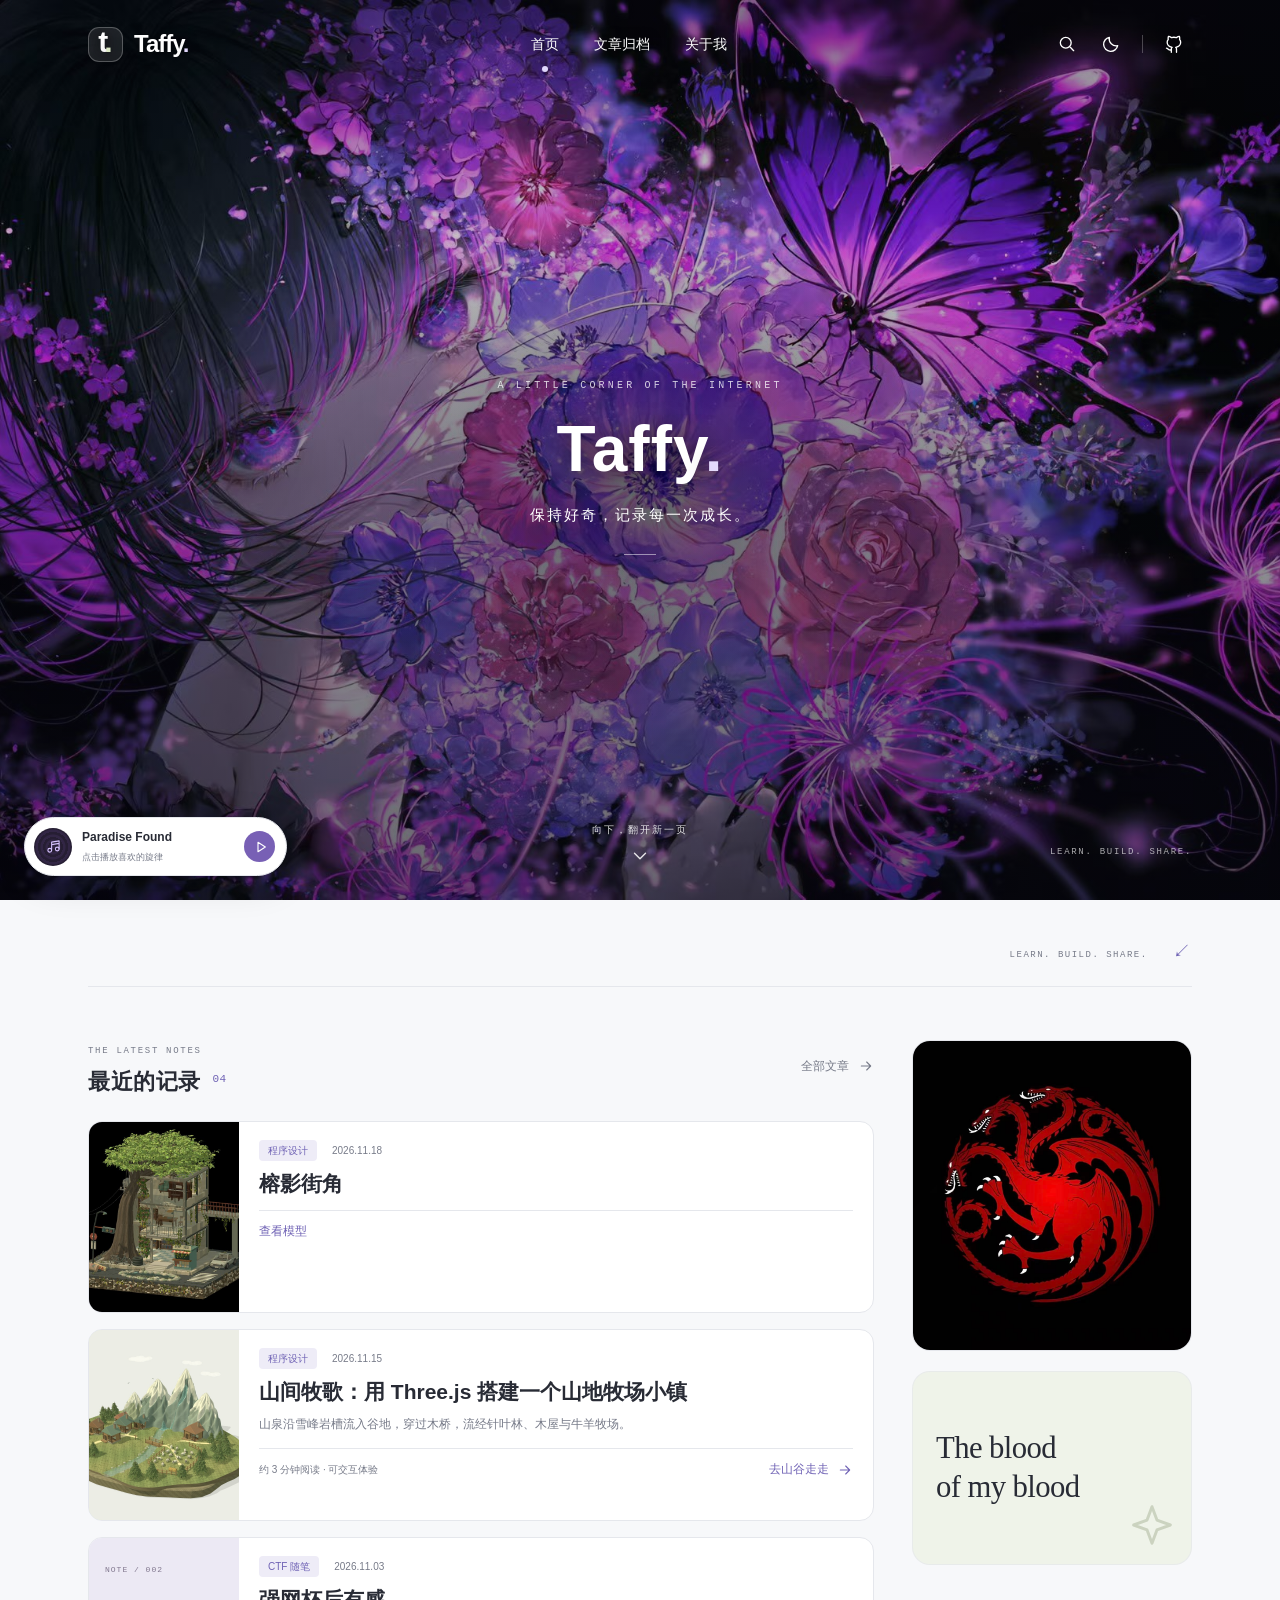
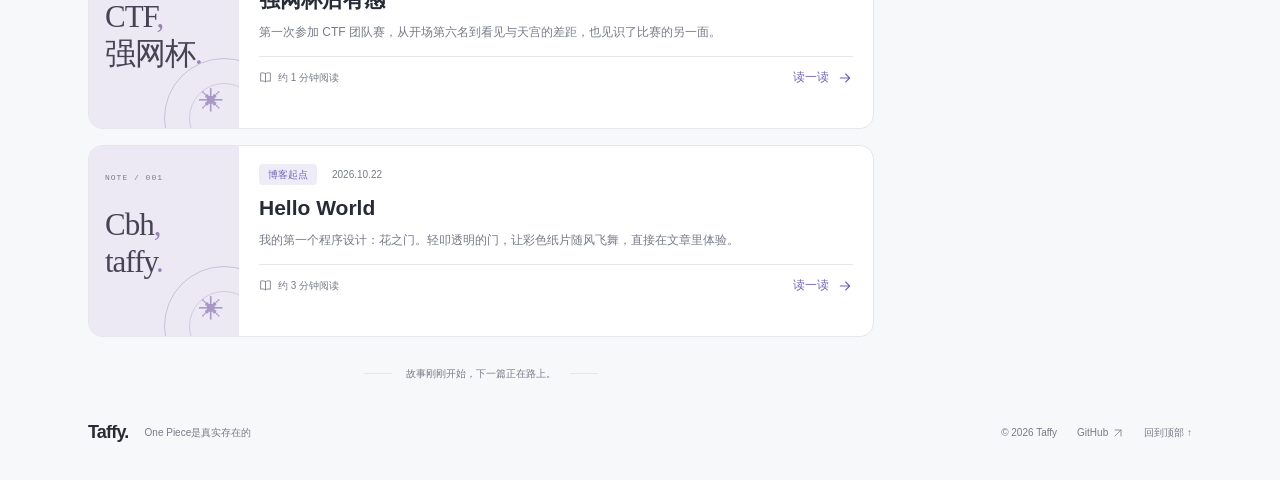
<file: index.html>
<!DOCTYPE html>
<html lang="zh-CN" id="top">
<head>
  <meta charset="utf-8"><meta name="viewport" content="width=device-width, initial-scale=1">
  <title>Taffy · 保持好奇，记录成长</title><meta name="description" content="Taffy 的个人博客，记录学习、编程实践和生活灵感。保持好奇，记录每一次成长。">
  <link rel="canonical" href="https://cfy42568b-cmd.github.io/"><link rel="icon" href="/assets/favicon.svg" type="image/svg+xml">
  <meta name="color-scheme" content="light dark"><meta name="theme-color" content="#f7f8fa">
  <meta property="og:type" content="website"><meta property="og:title" content="Taffy · 保持好奇，记录成长"><meta property="og:description" content="Taffy 的个人博客，记录学习、编程实践和生活灵感。保持好奇，记录每一次成长。"><meta property="og:url" content="https://cfy42568b-cmd.github.io/"><meta property="og:site_name" content="Taffy 的学习手记"><meta property="og:locale" content="zh_CN"><meta name="twitter:card" content="summary">
  <script>(()=>{document.documentElement.classList.add('js');try{const t=localStorage.getItem('taffy-theme');if(t==='light'||t==='dark')document.documentElement.dataset.theme=t;else if(matchMedia('(prefers-color-scheme: dark)').matches)document.documentElement.dataset.theme='dark';}catch(e){if(matchMedia('(prefers-color-scheme: dark)').matches)document.documentElement.dataset.theme='dark';}})();</script>
  <link rel="preload" as="image" href="/assets/butterfly-night.jpg">
  <link rel="stylesheet" href="/css/taffy.css?v=97328b5d8782"><link rel="stylesheet" href="/css/wallpaper.css?v=3caed2d42770"><script src="/js/taffy.js?v=270c802d1d26" defer></script>
  <link rel="stylesheet" href="/css/music.css?v=56761fa14e0e"><script src="/js/music.js?v=e7cfc3310bb4" defer></script>
  <style>
    .sidebar .dragon-card {
      padding: 0;
      aspect-ratio: 9 / 10;
      overflow: hidden;
      background: #000;
    }
    .sidebar .dragon-card-image {
      display: block;
      width: 100%;
      height: 100%;
      object-fit: cover;
      object-position: center;
    }
    .sidebar .blood-note-card {
      min-height: 194px;
      display: flex;
      align-items: center;
    }
    .sidebar .blood-note-card > p {
      position: relative;
      z-index: 1;
      margin: 0;
      font-family: Georgia, "Times New Roman", serif;
      font-size: clamp(26px, 2.4vw, 36px);
      font-weight: 400;
      line-height: 1.25;
      letter-spacing: -.02em;
    }
    .sidebar .blood-note-card .note-spark {
      width: 44px;
      height: 44px;
      right: 17px;
      bottom: 17px;
    }
  
    /* Compact homepage article list. */
    .wallpaper-home .post-card {
      display: grid;
      grid-template-columns: 150px minmax(0, 1fr);
      border-radius: 14px;
    }
    .wallpaper-home .post-card + .post-card { margin-top: 16px; }
    .wallpaper-home .post-visual {
      height: 100%;
      min-height: 190px;
      padding: 16px;
    }
    .wallpaper-home .visual-index { font-size: 8px; letter-spacing: 1px; }
    .wallpaper-home .visual-hello {
      top: 60px;
      left: 16px;
      font-size: 31px;
      line-height: 1.2;
      letter-spacing: -1px;
    }
    .wallpaper-home .visual-hello > span:last-child { margin-left: 0; }
    .wallpaper-home .visual-bottom { display: none; }
    .wallpaper-home .visual-orbit {
      width: 120px;
      height: 120px;
      top: auto;
      bottom: -50px;
      right: -45px;
    }
    .wallpaper-home .visual-spark {
      top: auto;
      bottom: 14px;
      right: 15px;
      font-size: 25px;
    }
    .wallpaper-home .post-content { padding: 18px 20px; min-width: 0; }
    .wallpaper-home .post-content h3 {
      margin: 8px 0;
      font-size: 21px;
      letter-spacing: 0;
      overflow-wrap: anywhere;
    }
    .wallpaper-home .post-content > p {
      max-width: none;
      font-size: 12px;
      line-height: 1.8;
      display: -webkit-box;
      -webkit-box-orient: vertical;
      -webkit-line-clamp: 2;
      overflow: hidden;
    }
    .wallpaper-home .post-card-footer {
      margin-top: 12px;
      padding-top: 10px;
    }
    @media (max-width: 900px) {
      .wallpaper-home .post-card { grid-template-columns: 108px minmax(0, 1fr); }
      .wallpaper-home .post-visual { padding: 12px; }
      .wallpaper-home .visual-hello { left: 12px; font-size: 25px; }
      .wallpaper-home .post-content { padding: 16px; }
      .wallpaper-home .post-content h3 { font-size: 19px; }
      .wallpaper-home .post-meta { gap: 8px; }
    }
    @media (max-width: 420px) {
      .wallpaper-home .post-card { grid-template-columns: 84px minmax(0, 1fr); }
      .wallpaper-home .post-visual { min-height: 180px; padding: 10px; }
      .wallpaper-home .visual-index { font-size: 6px; letter-spacing: .4px; }
      .wallpaper-home .visual-hello { left: 10px; font-size: 21px; }
      .wallpaper-home .post-content { padding: 14px 12px; }
      .wallpaper-home .post-content h3 { font-size: 18px; }
      .wallpaper-home .reading-time { font-size: 9px; gap: 4px; }
      .wallpaper-home .read-link { font-size: 11px; gap: 4px; }
    }
  </style>
</head><body class="wallpaper-home"><a class="skip-link" href="#main">跳到主要内容</a>
    <header class="site-header"><div class="shell header-inner">
      <a class="brand" href="/" aria-label="Taffy 博客首页"><span class="brand-mark">t<span>.</span></span><span>Taffy<span class="brand-dot">.</span></span></a>
      <nav class="site-nav" id="site-nav" aria-label="主导航"><a href="/" aria-current="page">首页</a><a href="/archives/?v=20261115-alpine-meadow">文章归档</a><a href="/about/">关于我</a></nav>
      <div class="header-actions"><button class="icon-button js-only" type="button" data-search-open aria-label="搜索文章"><svg class="icon " width="20" height="20" viewBox="0 0 24 24" fill="none" stroke="currentColor" stroke-width="1.6" stroke-linecap="round" stroke-linejoin="round" aria-hidden="true"><circle cx="10.5" cy="10.5" r="6.5"/><path d="m16 16 4 4"/></svg></button><button class="icon-button theme-toggle js-only" type="button" aria-label="切换到深色模式" aria-pressed="false"><svg class="icon moon-icon" width="20" height="20" viewBox="0 0 24 24" fill="none" stroke="currentColor" stroke-width="1.6" stroke-linecap="round" stroke-linejoin="round" aria-hidden="true"><path d="M20 14A8.5 8.5 0 0 1 10 4a8.5 8.5 0 1 0 10 10Z"/></svg><svg class="icon sun-icon" width="20" height="20" viewBox="0 0 24 24" fill="none" stroke="currentColor" stroke-width="1.6" stroke-linecap="round" stroke-linejoin="round" aria-hidden="true"><circle cx="12" cy="12" r="4"/><path d="M12 2v2m0 16v2M2 12h2m16 0h2M5 5l1.5 1.5m11 11L19 19M5 19l1.5-1.5m11-11L19 5"/></svg></button><span class="header-divider"></span><a class="icon-button github-top" href="https://github.com/cfy42568b-cmd" target="_blank" rel="noopener noreferrer" aria-label="在新标签页打开 GitHub"><svg class="icon " width="20" height="20" viewBox="0 0 24 24" fill="none" stroke="currentColor" stroke-width="1.6" stroke-linecap="round" stroke-linejoin="round" aria-hidden="true"><path d="M9 19c-4 1-4-2-6-2m12 5v-4c0-1-.4-1.8-1-2 3-.4 6-1.5 6-6a4.7 4.7 0 0 0-1.3-3.3c.2-.8.3-2.3-.2-3.7 0 0-1.1-.3-3.6 1.3a12 12 0 0 0-6 0C6.4 2.7 5.3 3 5.3 3c-.5 1.4-.4 2.9-.2 3.7A4.7 4.7 0 0 0 3.8 10c0 4.5 3 5.6 6 6-.6.2-1 1-1 2v4"/></svg></a><button class="icon-button menu-toggle js-only" type="button" aria-label="展开导航菜单" aria-controls="site-nav" aria-expanded="false"><svg class="icon " width="20" height="20" viewBox="0 0 24 24" fill="none" stroke="currentColor" stroke-width="1.6" stroke-linecap="round" stroke-linejoin="round" aria-hidden="true"><path d="M4 7h16M4 12h16M4 17h16"/></svg></button></div>
    </div></header><main id="main">
  <section class="home-cover" aria-labelledby="hero-title">
    <img class="cover-image" src="/assets/butterfly-night.jpg" width="2047" height="1146" alt="" fetchpriority="high" decoding="async">
    <div class="cover-shade" aria-hidden="true"></div>
    <div class="cover-title">
      <span class="cover-eyebrow">A LITTLE CORNER OF THE INTERNET</span>
      <h1 id="hero-title">Taffy<span>.</span></h1>
      <p>保持好奇，记录每一次成长。</p>
      <span class="cover-line" aria-hidden="true"></span>
    </div>
    <span class="cover-caption" aria-hidden="true">TAFFY'S DIGITAL GARDEN</span>
    <a class="cover-scroll" href="#latest" aria-label="向下浏览文章"><span>向下，翻开新一页</span><svg width="22" height="22" viewBox="0 0 24 24" fill="none" stroke="currentColor" stroke-width="1.5" stroke-linecap="round" stroke-linejoin="round" aria-hidden="true"><path d="m6 9 6 6 6-6"/></svg></a>
    <span class="cover-caption cover-caption-right" aria-hidden="true">LEARN. BUILD. SHARE.</span>
  </section>
  <div class="shell home-content">
<div class="hero-footnote"><span aria-hidden="true"></span><span class="mono">LEARN. BUILD. SHARE. <span class="footnote-arrow">↙</span></span></div>
<div class="content-layout" id="latest"><section class="posts-section" aria-labelledby="latest-title"><div class="section-heading"><div><span class="eyebrow">THE LATEST NOTES</span><h2 id="latest-title">最近的记录<span class="count">04</span></h2></div><a class="text-link" href="/archives/?v=20261115-alpine-meadow">全部文章 <svg class="icon " width="20" height="20" viewBox="0 0 24 24" fill="none" stroke="currentColor" stroke-width="1.6" stroke-linecap="round" stroke-linejoin="round" aria-hidden="true"><path d="M5 12h14m-6-6 6 6-6 6"/></svg></a></div>
<article class="post-card"><a class="post-visual" href="/2026/11/18/banyan-corner/" aria-label="打开榕影街角"><img src="/assets/banyan-corner-preview.jpg" alt="榕树下的街角微缩模型" loading="lazy" style="position:absolute;inset:0;width:100%;height:100%;object-fit:cover"></a><div class="post-content"><div class="post-meta"><span class="tag">程序设计</span><time datetime="2026-11-18">2026.11.18</time></div><h3><a href="/2026/11/18/banyan-corner/">榕影街角</a></h3><div class="post-card-footer"><a class="read-link" href="/2026/11/18/banyan-corner/">查看模型</a></div></div></article>
<article class="post-card"><a class="post-visual" href="/2026/11/15/alpine-meadow/" aria-label="阅读 山间牧歌" style="background:#e5ecda"><img src="/assets/alpine-meadow-preview.jpg" alt="雪山下的木屋、溪流与牛羊牧场" width="1363" height="936" loading="lazy" style="position:absolute;inset:0;width:100%;height:100%;object-fit:cover;object-position:72% center"></a><div class="post-content"><div class="post-meta"><span class="tag">程序设计</span><time datetime="2026-11-15">2026.11.15</time></div><h3><a href="/2026/11/15/alpine-meadow/">山间牧歌：用 Three.js 搭建一个山地牧场小镇</a></h3><p>山泉沿雪峰岩槽流入谷地，穿过木桥，流经针叶林、木屋与牛羊牧场。</p><div class="post-card-footer"><span class="reading-time">约 3 分钟阅读 · 可交互体验</span><a href="/2026/11/15/alpine-meadow/" class="read-link">去山谷走走 <svg class="icon" width="20" height="20" viewBox="0 0 24 24" fill="none" stroke="currentColor" stroke-width="1.6" stroke-linecap="round" stroke-linejoin="round" aria-hidden="true"><path d="M5 12h14m-6-6 6 6-6 6"/></svg></a></div></div></article>
<article class="post-card"><a class="post-visual" href="/2026/11/03/qiangwang-cup-reflections/" aria-label="阅读 强网杯后有感"><span class="visual-index">NOTE / 002</span><span class="visual-hello">CTF<span class="visual-comma">,</span><br><span>强网杯<span class="visual-dot">.</span></span></span><span class="visual-bottom"><span>NOTES AFTER THE COMPETITION</span><svg class="icon " width="20" height="20" viewBox="0 0 24 24" fill="none" stroke="currentColor" stroke-width="1.6" stroke-linecap="round" stroke-linejoin="round" aria-hidden="true"><path d="M6 18 18 6M6 6h12v12"/></svg></span><span class="visual-orbit"></span><span class="visual-spark">✳</span></a><div class="post-content"><div class="post-meta"><span class="tag">CTF 随笔</span><time datetime="2026-11-03">2026.11.03</time></div><h3><a href="/2026/11/03/qiangwang-cup-reflections/">强网杯后有感</a></h3><p>第一次参加 CTF 团队赛，从开场第六名到看见与天宫的差距，也见识了比赛的另一面。</p><div class="post-card-footer"><span class="reading-time"><svg class="icon " width="20" height="20" viewBox="0 0 24 24" fill="none" stroke="currentColor" stroke-width="1.6" stroke-linecap="round" stroke-linejoin="round" aria-hidden="true"><path d="M12 5c-3-2-6-2-9-1v15c3-1 6-1 9 1 3-2 6-2 9-1V4c-3-1-6-1-9 1Zm0 0v15"/></svg> 约 1 分钟阅读</span><a href="/2026/11/03/qiangwang-cup-reflections/" class="read-link">读一读 <svg class="icon " width="20" height="20" viewBox="0 0 24 24" fill="none" stroke="currentColor" stroke-width="1.6" stroke-linecap="round" stroke-linejoin="round" aria-hidden="true"><path d="M5 12h14m-6-6 6 6-6 6"/></svg></a></div></div></article>
<article class="post-card"><a class="post-visual" href="/2026/10/22/hello-world/" aria-label="阅读 Hello World"><span class="visual-index">NOTE / 001</span><span class="visual-hello">Cbh<span class="visual-comma">,</span><br><span>taffy<span class="visual-dot">.</span></span></span><span class="visual-bottom"><span>EVERY STORY STARTS SOMEWHERE</span><svg class="icon " width="20" height="20" viewBox="0 0 24 24" fill="none" stroke="currentColor" stroke-width="1.6" stroke-linecap="round" stroke-linejoin="round" aria-hidden="true"><path d="M6 18 18 6M6 6h12v12"/></svg></span><span class="visual-orbit"></span><span class="visual-spark">✳</span></a><div class="post-content"><div class="post-meta"><span class="tag">博客起点</span><time datetime="2026-10-22T13:47:17.910Z">2026.10.22</time></div><h3><a href="/2026/10/22/hello-world/">Hello World</a></h3><p>我的第一个程序设计：花之门。轻叩透明的门，让彩色纸片随风飞舞，直接在文章里体验。</p><div class="post-card-footer"><span class="reading-time"><svg class="icon " width="20" height="20" viewBox="0 0 24 24" fill="none" stroke="currentColor" stroke-width="1.6" stroke-linecap="round" stroke-linejoin="round" aria-hidden="true"><path d="M12 5c-3-2-6-2-9-1v15c3-1 6-1 9 1 3-2 6-2 9-1V4c-3-1-6-1-9 1Zm0 0v15"/></svg> 约 3 分钟阅读</span><a href="/2026/10/22/hello-world/" class="read-link">读一读 <svg class="icon " width="20" height="20" viewBox="0 0 24 24" fill="none" stroke="currentColor" stroke-width="1.6" stroke-linecap="round" stroke-linejoin="round" aria-hidden="true"><path d="M5 12h14m-6-6 6 6-6 6"/></svg></a></div></div></article>
<div class="end-note"><span></span><p>故事刚刚开始，下一篇正在路上。</p><span></span></div></section><aside class="sidebar" aria-label="关于博客"><section class="profile-card dragon-card" aria-label="红色三首龙"><img class="dragon-card-image" src="/assets/%E5%BE%AE%E4%BF%A1%E5%9B%BE%E7%89%87_20261013163042_8_358.jpg" width="2532" height="1170" alt="黑色背景上的红色三首龙徽章" loading="lazy" decoding="async"></section><section class="note-card blood-note-card" aria-label="The blood of my blood"><p>The blood<br>of my blood</p><svg class="icon note-spark" width="20" height="20" viewBox="0 0 24 24" fill="none" stroke="currentColor" stroke-width="1.6" stroke-linecap="round" stroke-linejoin="round" aria-hidden="true"><path d="m12 2 2.7 7.3L22 12l-7.3 2.7L12 22l-2.7-7.3L2 12l7.3-2.7Z"/></svg></section></aside></div>
</div></main><footer class="site-footer shell"><div><a class="footer-brand" href="/">Taffy.</a><span>One Piece是真实存在的</span></div><div class="footer-meta"><span>© 2026 Taffy</span><a href="https://github.com/cfy42568b-cmd" target="_blank" rel="noopener noreferrer">GitHub <svg class="icon " width="20" height="20" viewBox="0 0 24 24" fill="none" stroke="currentColor" stroke-width="1.6" stroke-linecap="round" stroke-linejoin="round" aria-hidden="true"><path d="M6 18 18 6M6 6h12v12"/></svg></a><a href="#top" aria-label="返回顶部">回到顶部 ↑</a></div></footer>
    <dialog class="search-dialog" aria-labelledby="search-title"><div class="search-heading"><h2 id="search-title">找一篇文章</h2><button type="button" class="icon-button" data-search-close aria-label="关闭搜索"><svg class="icon " width="20" height="20" viewBox="0 0 24 24" fill="none" stroke="currentColor" stroke-width="1.6" stroke-linecap="round" stroke-linejoin="round" aria-hidden="true"><path d="m6 6 12 12M6 18 18 6"/></svg></button></div><label class="search-field"><svg class="icon " width="20" height="20" viewBox="0 0 24 24" fill="none" stroke="currentColor" stroke-width="1.6" stroke-linecap="round" stroke-linejoin="round" aria-hidden="true"><circle cx="10.5" cy="10.5" r="6.5"/><path d="m16 16 4 4"/></svg><input type="search" id="article-search" placeholder="搜索标题、内容或关键词…" aria-label="搜索标题、内容或关键词" autocomplete="off"></label><p class="search-status" role="status" aria-live="polite">共 3 篇文章</p><div class="search-results"><a class="search-result" href="/2026/11/18/banyan-corner/" data-search-text="榕影街角 榕树 城市 废墟 建模 微缩 Three.js"><span><strong>榕影街角</strong><small>2026.11.18 · 程序设计</small></span></a><a class="search-result" href="/2026/11/15/alpine-meadow/" data-search-text="山间牧歌 Three.js 3D 微缩 牧场 山泉 瀑布 雪山 木屋 溪流 牛羊 交互 程序设计 Alpine Meadow"><span><strong>山间牧歌：用 Three.js 搭建一个山地牧场小镇</strong><small>2026.11.15 · 程序设计</small></span><svg class="icon" width="20" height="20" viewBox="0 0 24 24" fill="none" stroke="currentColor" stroke-width="1.6" stroke-linecap="round" stroke-linejoin="round" aria-hidden="true"><path d="M5 12h14m-6-6 6 6-6 6"/></svg></a><a class="search-result" href="/2026/11/03/qiangwang-cup-reflections/" data-search-text="强网杯后有感 ctf 团队赛 第六名 天宫 比赛 这是我第一次参加ctf团队赛，最开始打到了第六名，以为是我们很有实力，结果是大佬还没来参赛呢。。。这次比赛让我看到了我与天宫的差距，也让我了解到了比赛的黑暗面😱😱😱😱"><span><strong>强网杯后有感</strong><small>2026.11.03 · CTF 随笔</small></span><svg class="icon " width="20" height="20" viewBox="0 0 24 24" fill="none" stroke="currentColor" stroke-width="1.6" stroke-linecap="round" stroke-linejoin="round" aria-hidden="true"><path d="M5 12h14m-6-6 6 6-6 6"/></svg></a><a class="search-result" href="/2026/10/22/hello-world/" data-search-text="hello world 博客 第一篇 我的第一个程序设计 花之门 透明门 彩色纸片 交互 在线体验 cbh.taffy"><span><strong>Hello World · 我的第一个程序设计</strong><small>2026.10.22 · 博客起点 / 程序设计</small></span><svg class="icon " width="20" height="20" viewBox="0 0 24 24" fill="none" stroke="currentColor" stroke-width="1.6" stroke-linecap="round" stroke-linejoin="round" aria-hidden="true"><path d="M5 12h14m-6-6 6 6-6 6"/></svg></a><p class="search-empty" hidden>还没有找到相关笔记，换个关键词试试吧。</p></div><p class="search-hint"><kbd>Esc</kbd> 关闭 <span>·</span> <kbd>/</kbd> 快速搜索</p></dialog></body></html>
</file>
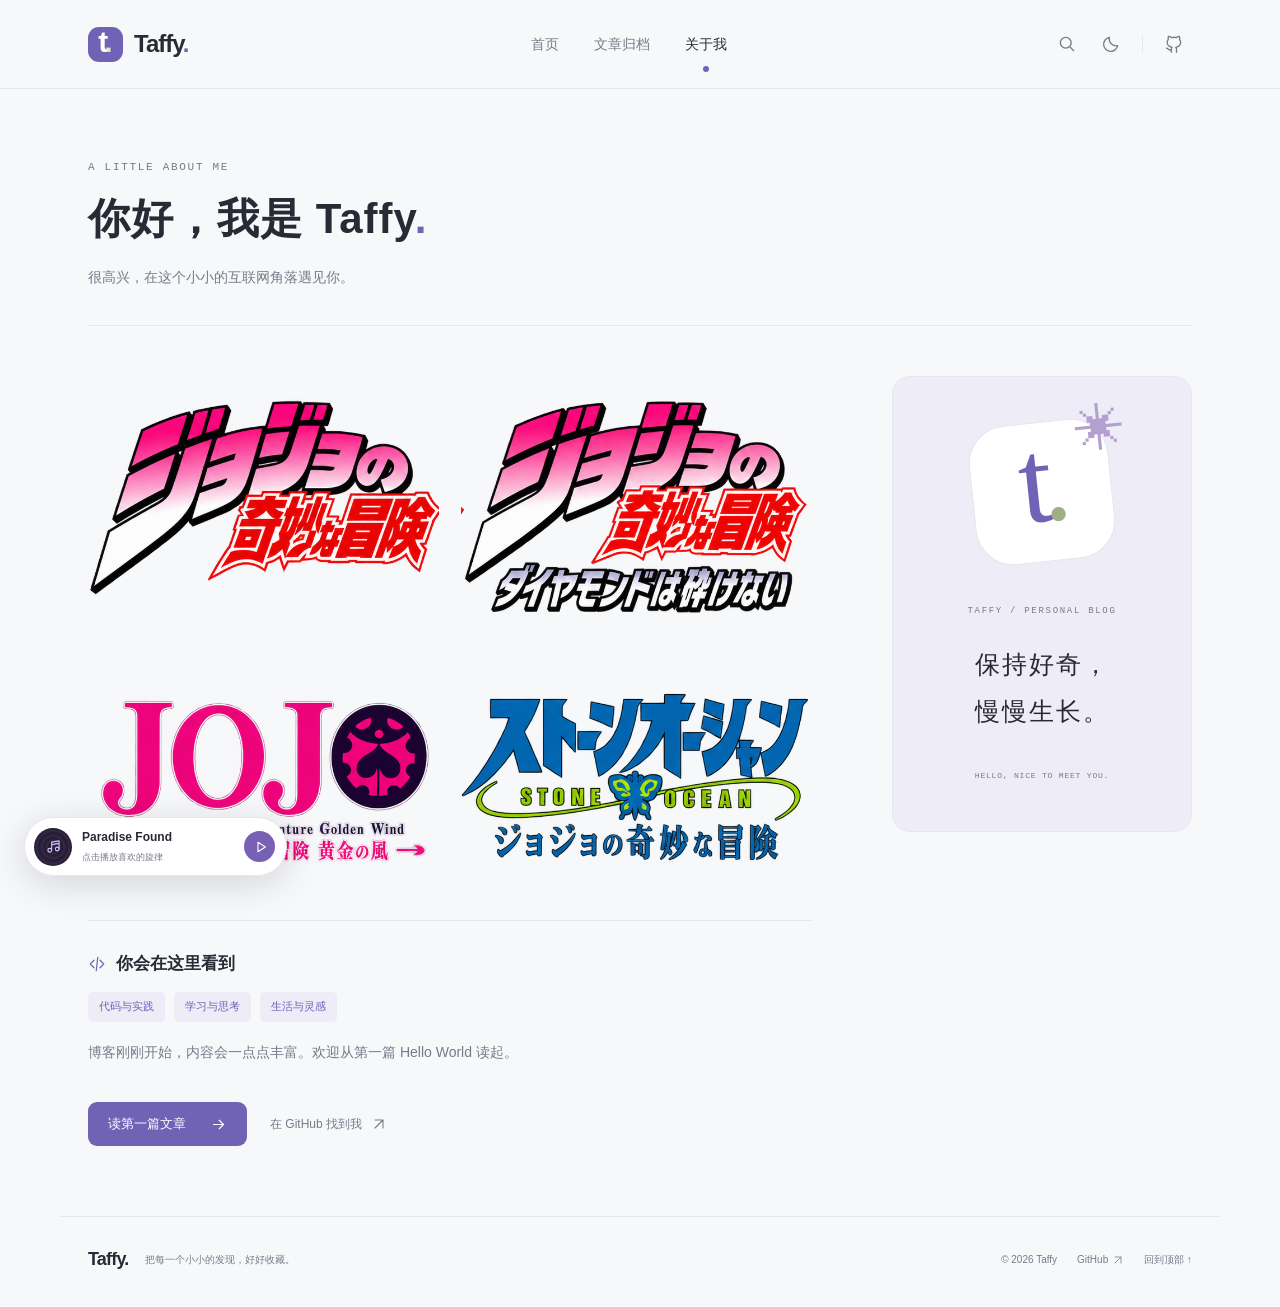
<file: about/index.html>
<!DOCTYPE html>
<html lang="zh-CN" id="top">
<head>
  <meta charset="utf-8"><meta name="viewport" content="width=device-width, initial-scale=1">
  <title>关于我 · Taffy</title><meta name="description" content="这里是 Taffy 的个人手记，收藏学习中的发现、代码实践与日常灵感。">
  <link rel="canonical" href="https://cfy42568b-cmd.github.io/about/"><link rel="icon" href="/assets/favicon.svg" type="image/svg+xml">
  <meta name="color-scheme" content="light dark"><meta name="theme-color" content="#f7f8fa">
  <meta property="og:type" content="website"><meta property="og:title" content="关于我 · Taffy"><meta property="og:description" content="这里是 Taffy 的个人手记，收藏学习中的发现、代码实践与日常灵感。"><meta property="og:url" content="https://cfy42568b-cmd.github.io/about/"><meta property="og:site_name" content="Taffy 的学习手记"><meta property="og:locale" content="zh_CN"><meta name="twitter:card" content="summary">
  <script>(()=>{document.documentElement.classList.add('js');try{const t=localStorage.getItem('taffy-theme');if(t==='light'||t==='dark')document.documentElement.dataset.theme=t;else if(matchMedia('(prefers-color-scheme: dark)').matches)document.documentElement.dataset.theme='dark';}catch(e){if(matchMedia('(prefers-color-scheme: dark)').matches)document.documentElement.dataset.theme='dark';}})();</script>
  <link rel="stylesheet" href="/css/taffy.css?v=97328b5d8782"><script src="/js/taffy.js?v=270c802d1d26" defer></script>
  <link rel="stylesheet" href="/css/music.css?v=56761fa14e0e"><script src="/js/music.js?v=e7cfc3310bb4" defer></script>
<style>.jojo-gallery{display:grid;grid-template-columns:repeat(2,minmax(0,1fr));gap:26px 22px;margin:0 0 34px;align-items:center}.jojo-logo{margin:0;aspect-ratio:1.45;background-image:url(/assets/jojo-logos.png);background-size:200% auto;background-repeat:no-repeat;background-position:var(--jojo-x) var(--jojo-y)}@media(max-width:600px){.jojo-gallery{grid-template-columns:1fr;gap:14px}.jojo-logo{width:100%;max-width:460px;margin-inline:auto}}</style>
</head><body><a class="skip-link" href="#main">跳到主要内容</a>
    <header class="site-header"><div class="shell header-inner">
      <a class="brand" href="/" aria-label="Taffy 博客首页"><span class="brand-mark">t<span>.</span></span><span>Taffy<span class="brand-dot">.</span></span></a>
      <nav class="site-nav" id="site-nav" aria-label="主导航"><a href="/">首页</a><a href="/archives/?v=20261115-alpine-meadow">文章归档</a><a href="/about/" aria-current="page">关于我</a></nav>
      <div class="header-actions"><button class="icon-button js-only" type="button" data-search-open aria-label="搜索文章"><svg class="icon " width="20" height="20" viewBox="0 0 24 24" fill="none" stroke="currentColor" stroke-width="1.6" stroke-linecap="round" stroke-linejoin="round" aria-hidden="true"><circle cx="10.5" cy="10.5" r="6.5"/><path d="m16 16 4 4"/></svg></button><button class="icon-button theme-toggle js-only" type="button" aria-label="切换到深色模式" aria-pressed="false"><svg class="icon moon-icon" width="20" height="20" viewBox="0 0 24 24" fill="none" stroke="currentColor" stroke-width="1.6" stroke-linecap="round" stroke-linejoin="round" aria-hidden="true"><path d="M20 14A8.5 8.5 0 0 1 10 4a8.5 8.5 0 1 0 10 10Z"/></svg><svg class="icon sun-icon" width="20" height="20" viewBox="0 0 24 24" fill="none" stroke="currentColor" stroke-width="1.6" stroke-linecap="round" stroke-linejoin="round" aria-hidden="true"><circle cx="12" cy="12" r="4"/><path d="M12 2v2m0 16v2M2 12h2m16 0h2M5 5l1.5 1.5m11 11L19 19M5 19l1.5-1.5m11-11L19 5"/></svg></button><span class="header-divider"></span><a class="icon-button github-top" href="https://github.com/cfy42568b-cmd" target="_blank" rel="noopener noreferrer" aria-label="在新标签页打开 GitHub"><svg class="icon " width="20" height="20" viewBox="0 0 24 24" fill="none" stroke="currentColor" stroke-width="1.6" stroke-linecap="round" stroke-linejoin="round" aria-hidden="true"><path d="M9 19c-4 1-4-2-6-2m12 5v-4c0-1-.4-1.8-1-2 3-.4 6-1.5 6-6a4.7 4.7 0 0 0-1.3-3.3c.2-.8.3-2.3-.2-3.7 0 0-1.1-.3-3.6 1.3a12 12 0 0 0-6 0C6.4 2.7 5.3 3 5.3 3c-.5 1.4-.4 2.9-.2 3.7A4.7 4.7 0 0 0 3.8 10c0 4.5 3 5.6 6 6-.6.2-1 1-1 2v4"/></svg></a><button class="icon-button menu-toggle js-only" type="button" aria-label="展开导航菜单" aria-controls="site-nav" aria-expanded="false"><svg class="icon " width="20" height="20" viewBox="0 0 24 24" fill="none" stroke="currentColor" stroke-width="1.6" stroke-linecap="round" stroke-linejoin="round" aria-hidden="true"><path d="M4 7h16M4 12h16M4 17h16"/></svg></button></div>
    </div></header><main id="main" class="shell inner-main"><div class="page-intro"><span class="eyebrow">A LITTLE ABOUT ME</span><h1>你好，我是 Taffy<span class="heading-period">.</span></h1><p>很高兴，在这个小小的互联网角落遇见你。</p></div><div class="about-layout"><section class="about-content"><div class="jojo-gallery" role="group" aria-label="JOJO的奇妙冒险系列标志"><figure class="jojo-logo" role="img" aria-label="JOJO的奇妙冒险" style="--jojo-x:0%;--jojo-y:15%"></figure><figure class="jojo-logo" role="img" aria-label="JOJO的奇妙冒险：不灭钻石" style="--jojo-x:100%;--jojo-y:15%"></figure><figure class="jojo-logo" role="img" aria-label="JOJO的奇妙冒险：黄金之风" style="--jojo-x:0%;--jojo-y:85%"></figure><figure class="jojo-logo" role="img" aria-label="JOJO的奇妙冒险：石之海" style="--jojo-x:100%;--jojo-y:85%"></figure></div><div class="about-block"><h2><svg class="icon " width="20" height="20" viewBox="0 0 24 24" fill="none" stroke="currentColor" stroke-width="1.6" stroke-linecap="round" stroke-linejoin="round" aria-hidden="true"><path d="m8 7-5 5 5 5m8-10 5 5-5 5m-3-14-2 18"/></svg> 你会在这里看到</h2><div class="about-interests"><span>代码与实践</span><span>学习与思考</span><span>生活与灵感</span></div><p>博客刚刚开始，内容会一点点丰富。欢迎从第一篇 Hello World 读起。</p></div><div class="about-actions"><a class="button button-primary" href="/2026/10/22/hello-world/">读第一篇文章 <svg class="icon " width="20" height="20" viewBox="0 0 24 24" fill="none" stroke="currentColor" stroke-width="1.6" stroke-linecap="round" stroke-linejoin="round" aria-hidden="true"><path d="M5 12h14m-6-6 6 6-6 6"/></svg></a><a class="text-link" href="https://github.com/cfy42568b-cmd" target="_blank" rel="noopener noreferrer">在 GitHub 找到我 <svg class="icon " width="20" height="20" viewBox="0 0 24 24" fill="none" stroke="currentColor" stroke-width="1.6" stroke-linecap="round" stroke-linejoin="round" aria-hidden="true"><path d="M6 18 18 6M6 6h12v12"/></svg></a></div></section><aside class="about-aside"><div class="about-avatar" aria-hidden="true">t<span>.</span><span class="avatar-spark">✳</span></div><span class="eyebrow">TAFFY / PERSONAL BLOG</span><p>保持好奇，<br>慢慢生长。</p><span class="mono">HELLO, NICE TO MEET YOU.</span></aside></div></main><footer class="site-footer shell"><div><a class="footer-brand" href="/">Taffy.</a><span>把每一个小小的发现，好好收藏。</span></div><div class="footer-meta"><span>© 2026 Taffy</span><a href="https://github.com/cfy42568b-cmd" target="_blank" rel="noopener noreferrer">GitHub <svg class="icon " width="20" height="20" viewBox="0 0 24 24" fill="none" stroke="currentColor" stroke-width="1.6" stroke-linecap="round" stroke-linejoin="round" aria-hidden="true"><path d="M6 18 18 6M6 6h12v12"/></svg></a><a href="#top" aria-label="返回顶部">回到顶部 ↑</a></div></footer>
    <dialog class="search-dialog" aria-labelledby="search-title"><div class="search-heading"><h2 id="search-title">找一篇文章</h2><button type="button" class="icon-button" data-search-close aria-label="关闭搜索"><svg class="icon " width="20" height="20" viewBox="0 0 24 24" fill="none" stroke="currentColor" stroke-width="1.6" stroke-linecap="round" stroke-linejoin="round" aria-hidden="true"><path d="m6 6 12 12M6 18 18 6"/></svg></button></div><label class="search-field"><svg class="icon " width="20" height="20" viewBox="0 0 24 24" fill="none" stroke="currentColor" stroke-width="1.6" stroke-linecap="round" stroke-linejoin="round" aria-hidden="true"><circle cx="10.5" cy="10.5" r="6.5"/><path d="m16 16 4 4"/></svg><input type="search" id="article-search" placeholder="搜索标题、内容或关键词…" aria-label="搜索标题、内容或关键词" autocomplete="off"></label><p class="search-status" role="status" aria-live="polite">共 3 篇文章</p><div class="search-results"><a class="search-result" href="/2026/11/18/banyan-corner/" data-search-text="榕影街角 榕树 城市 废墟 建模 微缩 Three.js"><span><strong>榕影街角</strong><small>2026.11.18 · 程序设计</small></span></a><a class="search-result" href="/2026/11/15/alpine-meadow/" data-search-text="山间牧歌 Three.js 3D 微缩 牧场 山泉 瀑布 雪山 木屋 溪流 牛羊 交互 程序设计 Alpine Meadow"><span><strong>山间牧歌：用 Three.js 搭建一个山地牧场小镇</strong><small>2026.11.15 · 程序设计</small></span><svg class="icon" width="20" height="20" viewBox="0 0 24 24" fill="none" stroke="currentColor" stroke-width="1.6" stroke-linecap="round" stroke-linejoin="round" aria-hidden="true"><path d="M5 12h14m-6-6 6 6-6 6"/></svg></a><a class="search-result" href="/2026/11/03/qiangwang-cup-reflections/" data-search-text="强网杯后有感 ctf 团队赛 第六名 天宫 比赛 这是我第一次参加ctf团队赛，最开始打到了第六名，以为是我们很有实力，结果是大佬还没来参赛呢。。。这次比赛让我看到了我与天宫的差距，也让我了解到了比赛的黑暗面😱😱😱😱"><span><strong>强网杯后有感</strong><small>2026.11.03 · CTF 随笔</small></span><svg class="icon " width="20" height="20" viewBox="0 0 24 24" fill="none" stroke="currentColor" stroke-width="1.6" stroke-linecap="round" stroke-linejoin="round" aria-hidden="true"><path d="M5 12h14m-6-6 6 6-6 6"/></svg></a><a class="search-result" href="/2026/10/22/hello-world/" data-search-text="hello world 博客 第一篇 我的第一个程序设计 花之门 透明门 彩色纸片 交互 在线体验 cbh.taffy"><span><strong>Hello World · 我的第一个程序设计</strong><small>2026.10.22 · 博客起点 / 程序设计</small></span><svg class="icon " width="20" height="20" viewBox="0 0 24 24" fill="none" stroke="currentColor" stroke-width="1.6" stroke-linecap="round" stroke-linejoin="round" aria-hidden="true"><path d="M5 12h14m-6-6 6 6-6 6"/></svg></a><p class="search-empty" hidden>还没有找到相关笔记，换个关键词试试吧。</p></div><p class="search-hint"><kbd>Esc</kbd> 关闭 <span>·</span> <kbd>/</kbd> 快速搜索</p></dialog></body></html>
</file>
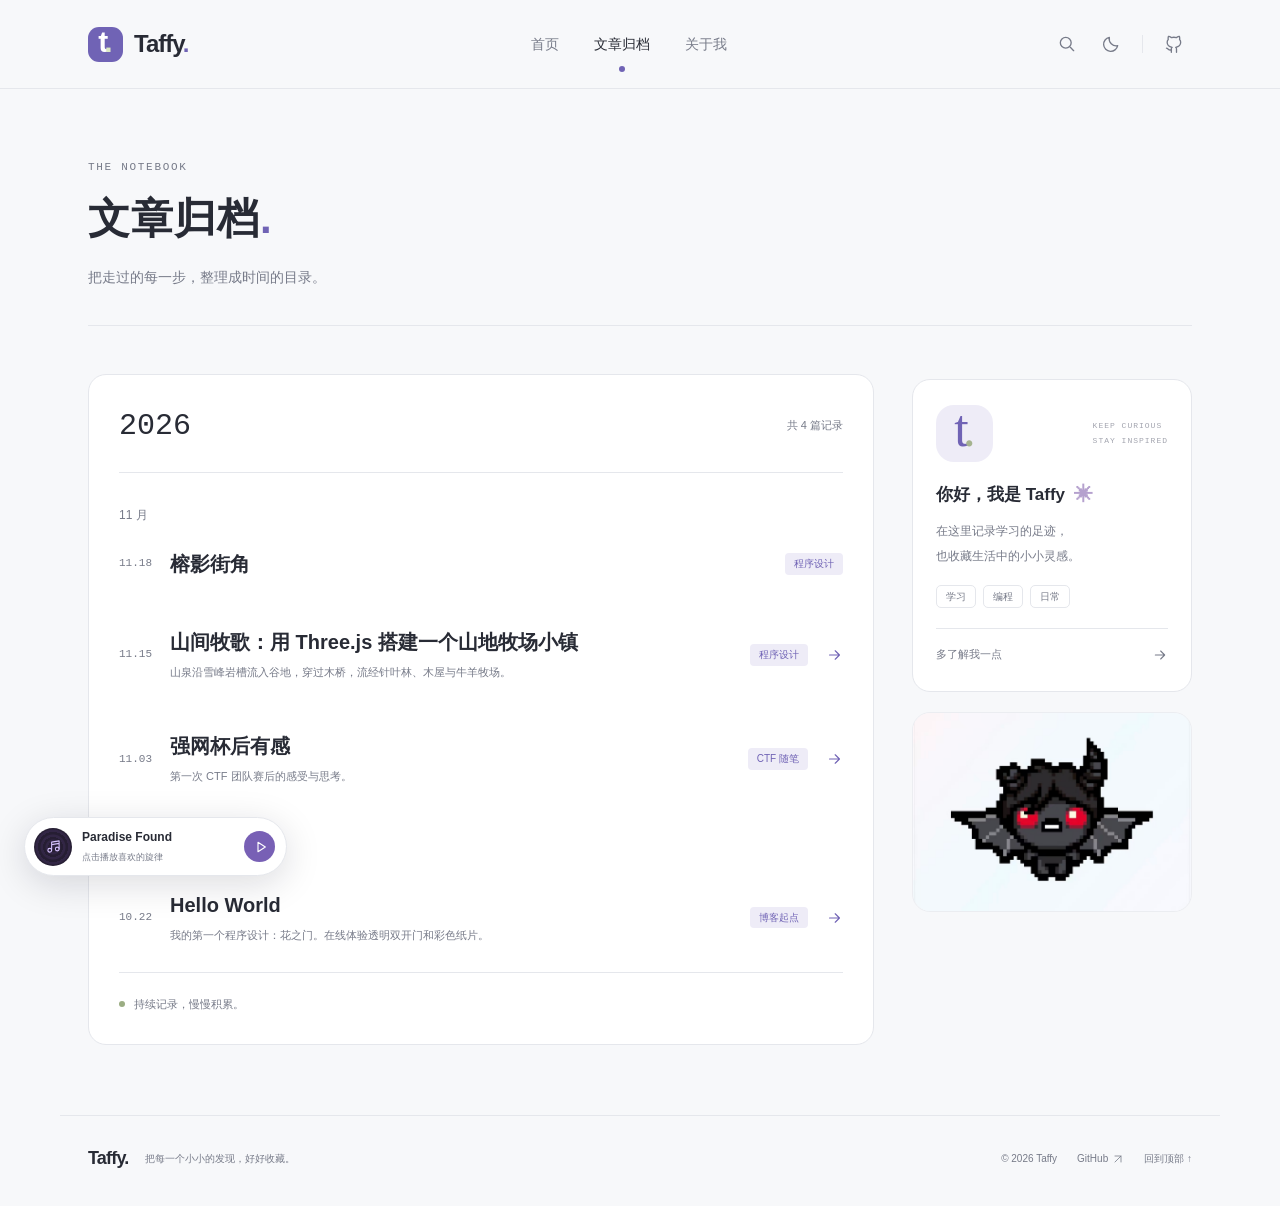
<file: archives/index.html>
<!DOCTYPE html>
<html lang="zh-CN" id="top">
<head>
  <meta charset="utf-8"><meta name="viewport" content="width=device-width, initial-scale=1">
  <title>文章归档 · Taffy</title><meta name="description" content="把走过的每一步，整理成时间的目录。">
  <link rel="canonical" href="https://cfy42568b-cmd.github.io/archives/"><link rel="icon" href="/assets/favicon.svg" type="image/svg+xml">
  <meta name="color-scheme" content="light dark"><meta name="theme-color" content="#f7f8fa">
  <meta property="og:type" content="website"><meta property="og:title" content="文章归档 · Taffy"><meta property="og:description" content="把走过的每一步，整理成时间的目录。"><meta property="og:url" content="https://cfy42568b-cmd.github.io/archives/"><meta property="og:site_name" content="Taffy 的学习手记"><meta property="og:locale" content="zh_CN"><meta name="twitter:card" content="summary">
  <script>(()=>{document.documentElement.classList.add('js');try{const t=localStorage.getItem('taffy-theme');if(t==='light'||t==='dark')document.documentElement.dataset.theme=t;else if(matchMedia('(prefers-color-scheme: dark)').matches)document.documentElement.dataset.theme='dark';}catch(e){if(matchMedia('(prefers-color-scheme: dark)').matches)document.documentElement.dataset.theme='dark';}})();</script>
  <link rel="stylesheet" href="/css/taffy.css?v=97328b5d8782"><script src="/js/taffy.js?v=270c802d1d26" defer></script>
  <link rel="stylesheet" href="/css/music.css?v=56761fa14e0e"><script src="/js/music.js?v=e7cfc3310bb4" defer></script>
</head><body><a class="skip-link" href="#main">跳到主要内容</a>
    <header class="site-header"><div class="shell header-inner">
      <a class="brand" href="/" aria-label="Taffy 博客首页"><span class="brand-mark">t<span>.</span></span><span>Taffy<span class="brand-dot">.</span></span></a>
      <nav class="site-nav" id="site-nav" aria-label="主导航"><a href="/">首页</a><a href="/archives/?v=20261115-alpine-meadow" aria-current="page">文章归档</a><a href="/about/">关于我</a></nav>
      <div class="header-actions"><button class="icon-button js-only" type="button" data-search-open aria-label="搜索文章"><svg class="icon " width="20" height="20" viewBox="0 0 24 24" fill="none" stroke="currentColor" stroke-width="1.6" stroke-linecap="round" stroke-linejoin="round" aria-hidden="true"><circle cx="10.5" cy="10.5" r="6.5"/><path d="m16 16 4 4"/></svg></button><button class="icon-button theme-toggle js-only" type="button" aria-label="切换到深色模式" aria-pressed="false"><svg class="icon moon-icon" width="20" height="20" viewBox="0 0 24 24" fill="none" stroke="currentColor" stroke-width="1.6" stroke-linecap="round" stroke-linejoin="round" aria-hidden="true"><path d="M20 14A8.5 8.5 0 0 1 10 4a8.5 8.5 0 1 0 10 10Z"/></svg><svg class="icon sun-icon" width="20" height="20" viewBox="0 0 24 24" fill="none" stroke="currentColor" stroke-width="1.6" stroke-linecap="round" stroke-linejoin="round" aria-hidden="true"><circle cx="12" cy="12" r="4"/><path d="M12 2v2m0 16v2M2 12h2m16 0h2M5 5l1.5 1.5m11 11L19 19M5 19l1.5-1.5m11-11L19 5"/></svg></button><span class="header-divider"></span><a class="icon-button github-top" href="https://github.com/cfy42568b-cmd" target="_blank" rel="noopener noreferrer" aria-label="在新标签页打开 GitHub"><svg class="icon " width="20" height="20" viewBox="0 0 24 24" fill="none" stroke="currentColor" stroke-width="1.6" stroke-linecap="round" stroke-linejoin="round" aria-hidden="true"><path d="M9 19c-4 1-4-2-6-2m12 5v-4c0-1-.4-1.8-1-2 3-.4 6-1.5 6-6a4.7 4.7 0 0 0-1.3-3.3c.2-.8.3-2.3-.2-3.7 0 0-1.1-.3-3.6 1.3a12 12 0 0 0-6 0C6.4 2.7 5.3 3 5.3 3c-.5 1.4-.4 2.9-.2 3.7A4.7 4.7 0 0 0 3.8 10c0 4.5 3 5.6 6 6-.6.2-1 1-1 2v4"/></svg></a><button class="icon-button menu-toggle js-only" type="button" aria-label="展开导航菜单" aria-controls="site-nav" aria-expanded="false"><svg class="icon " width="20" height="20" viewBox="0 0 24 24" fill="none" stroke="currentColor" stroke-width="1.6" stroke-linecap="round" stroke-linejoin="round" aria-hidden="true"><path d="M4 7h16M4 12h16M4 17h16"/></svg></button></div>
    </div></header><main id="main" class="shell inner-main"><div class="page-intro"><span class="eyebrow">THE NOTEBOOK</span><h1>文章归档<span class="heading-period">.</span></h1><p>把走过的每一步，整理成时间的目录。</p></div><div class="content-layout"><section class="archive-panel" aria-labelledby="archive-year"><div class="archive-summary"><h2 id="archive-year"><a href="/archives/2026/?v=20261115-alpine-meadow">2026</a></h2><span>共 4 篇记录</span></div><div class="archive-month"><a class="month-link" href="/archives/2026/11/?v=20261115-alpine-meadow">11 月</a><a class="archive-entry" href="/2026/11/18/banyan-corner/"><time datetime="2026-11-18">11.18</time><div><h3>榕影街角</h3></div><span class="tag">程序设计</span></a><a class="archive-entry" href="/2026/11/15/alpine-meadow/"><time datetime="2026-11-15">11.15</time><div><h3>山间牧歌：用 Three.js 搭建一个山地牧场小镇</h3><p>山泉沿雪峰岩槽流入谷地，穿过木桥，流经针叶林、木屋与牛羊牧场。</p></div><span class="tag">程序设计</span><svg class="icon" width="20" height="20" viewBox="0 0 24 24" fill="none" stroke="currentColor" stroke-width="1.6" stroke-linecap="round" stroke-linejoin="round" aria-hidden="true"><path d="M5 12h14m-6-6 6 6-6 6"/></svg></a><a class="archive-entry" href="/2026/11/03/qiangwang-cup-reflections/"><time datetime="2026-11-03">11.03</time><div><h3>强网杯后有感</h3><p>第一次 CTF 团队赛后的感受与思考。</p></div><span class="tag">CTF 随笔</span><svg class="icon " width="20" height="20" viewBox="0 0 24 24" fill="none" stroke="currentColor" stroke-width="1.6" stroke-linecap="round" stroke-linejoin="round" aria-hidden="true"><path d="M5 12h14m-6-6 6 6-6 6"/></svg></a></div><div class="archive-month"><a class="month-link" href="/archives/2026/10/?v=20261115-alpine-meadow">10 月</a><a class="archive-entry" href="/2026/10/22/hello-world/"><time datetime="2026-10-22">10.22</time><div><h3>Hello World</h3><p>我的第一个程序设计：花之门。在线体验透明双开门和彩色纸片。</p></div><span class="tag">博客起点</span><svg class="icon " width="20" height="20" viewBox="0 0 24 24" fill="none" stroke="currentColor" stroke-width="1.6" stroke-linecap="round" stroke-linejoin="round" aria-hidden="true"><path d="M5 12h14m-6-6 6 6-6 6"/></svg></a></div><div class="archive-ending"><span class="status-dot"></span> 持续记录，慢慢积累。</div></section><aside class="sidebar" aria-label="关于博客"><section class="profile-card"><div class="profile-top"><span class="avatar" aria-hidden="true">t<span>.</span></span><span class="small-stamp">KEEP CURIOUS<br>STAY INSPIRED</span></div><h2>你好，我是 Taffy<span class="wave" aria-hidden="true">✳</span></h2><p>在这里记录学习的足迹，<br>也收藏生活中的小小灵感。</p><div class="profile-tags"><span>学习</span><span>编程</span><span>日常</span></div><a class="text-link" href="/about/">多了解我一点 <svg class="icon " width="20" height="20" viewBox="0 0 24 24" fill="none" stroke="currentColor" stroke-width="1.6" stroke-linecap="round" stroke-linejoin="round" aria-hidden="true"><path d="M5 12h14m-6-6 6 6-6 6"/></svg></a></section><section class="note-card archive-image-card" aria-label="像素角色插画" style="padding:0;background:transparent"><img src="/assets/%E5%BE%AE%E4%BF%A1%E5%9B%BE%E7%89%87_20260907232736_23_25.jpg" width="1169" height="833" alt="红色眼睛、黑色翅膀的像素角色" loading="lazy" decoding="async" style="display:block;width:100%;height:auto"></section></aside></div></main><footer class="site-footer shell"><div><a class="footer-brand" href="/">Taffy.</a><span>把每一个小小的发现，好好收藏。</span></div><div class="footer-meta"><span>© 2026 Taffy</span><a href="https://github.com/cfy42568b-cmd" target="_blank" rel="noopener noreferrer">GitHub <svg class="icon " width="20" height="20" viewBox="0 0 24 24" fill="none" stroke="currentColor" stroke-width="1.6" stroke-linecap="round" stroke-linejoin="round" aria-hidden="true"><path d="M6 18 18 6M6 6h12v12"/></svg></a><a href="#top" aria-label="返回顶部">回到顶部 ↑</a></div></footer>
    <dialog class="search-dialog" aria-labelledby="search-title"><div class="search-heading"><h2 id="search-title">找一篇文章</h2><button type="button" class="icon-button" data-search-close aria-label="关闭搜索"><svg class="icon " width="20" height="20" viewBox="0 0 24 24" fill="none" stroke="currentColor" stroke-width="1.6" stroke-linecap="round" stroke-linejoin="round" aria-hidden="true"><path d="m6 6 12 12M6 18 18 6"/></svg></button></div><label class="search-field"><svg class="icon " width="20" height="20" viewBox="0 0 24 24" fill="none" stroke="currentColor" stroke-width="1.6" stroke-linecap="round" stroke-linejoin="round" aria-hidden="true"><circle cx="10.5" cy="10.5" r="6.5"/><path d="m16 16 4 4"/></svg><input type="search" id="article-search" placeholder="搜索标题、内容或关键词…" aria-label="搜索标题、内容或关键词" autocomplete="off"></label><p class="search-status" role="status" aria-live="polite">共 3 篇文章</p><div class="search-results"><a class="search-result" href="/2026/11/18/banyan-corner/" data-search-text="榕影街角 榕树 城市 废墟 建模 微缩 Three.js"><span><strong>榕影街角</strong><small>2026.11.18 · 程序设计</small></span></a><a class="search-result" href="/2026/11/15/alpine-meadow/" data-search-text="山间牧歌 Three.js 3D 微缩 牧场 山泉 瀑布 雪山 木屋 溪流 牛羊 交互 程序设计 Alpine Meadow"><span><strong>山间牧歌：用 Three.js 搭建一个山地牧场小镇</strong><small>2026.11.15 · 程序设计</small></span><svg class="icon" width="20" height="20" viewBox="0 0 24 24" fill="none" stroke="currentColor" stroke-width="1.6" stroke-linecap="round" stroke-linejoin="round" aria-hidden="true"><path d="M5 12h14m-6-6 6 6-6 6"/></svg></a><a class="search-result" href="/2026/11/03/qiangwang-cup-reflections/" data-search-text="强网杯后有感 ctf 团队赛 第六名 天宫 比赛 这是我第一次参加ctf团队赛，最开始打到了第六名，以为是我们很有实力，结果是大佬还没来参赛呢。。。这次比赛让我看到了我与天宫的差距，也让我了解到了比赛的黑暗面😱😱😱😱"><span><strong>强网杯后有感</strong><small>2026.11.03 · CTF 随笔</small></span><svg class="icon " width="20" height="20" viewBox="0 0 24 24" fill="none" stroke="currentColor" stroke-width="1.6" stroke-linecap="round" stroke-linejoin="round" aria-hidden="true"><path d="M5 12h14m-6-6 6 6-6 6"/></svg></a><a class="search-result" href="/2026/10/22/hello-world/" data-search-text="hello world 博客 第一篇 我的第一个程序设计 花之门 透明门 彩色纸片 交互 在线体验 cbh.taffy"><span><strong>Hello World · 我的第一个程序设计</strong><small>2026.10.22 · 博客起点 / 程序设计</small></span><svg class="icon " width="20" height="20" viewBox="0 0 24 24" fill="none" stroke="currentColor" stroke-width="1.6" stroke-linecap="round" stroke-linejoin="round" aria-hidden="true"><path d="M5 12h14m-6-6 6 6-6 6"/></svg></a><p class="search-empty" hidden>还没有找到相关笔记，换个关键词试试吧。</p></div><p class="search-hint"><kbd>Esc</kbd> 关闭 <span>·</span> <kbd>/</kbd> 快速搜索</p></dialog></body></html>
</file>
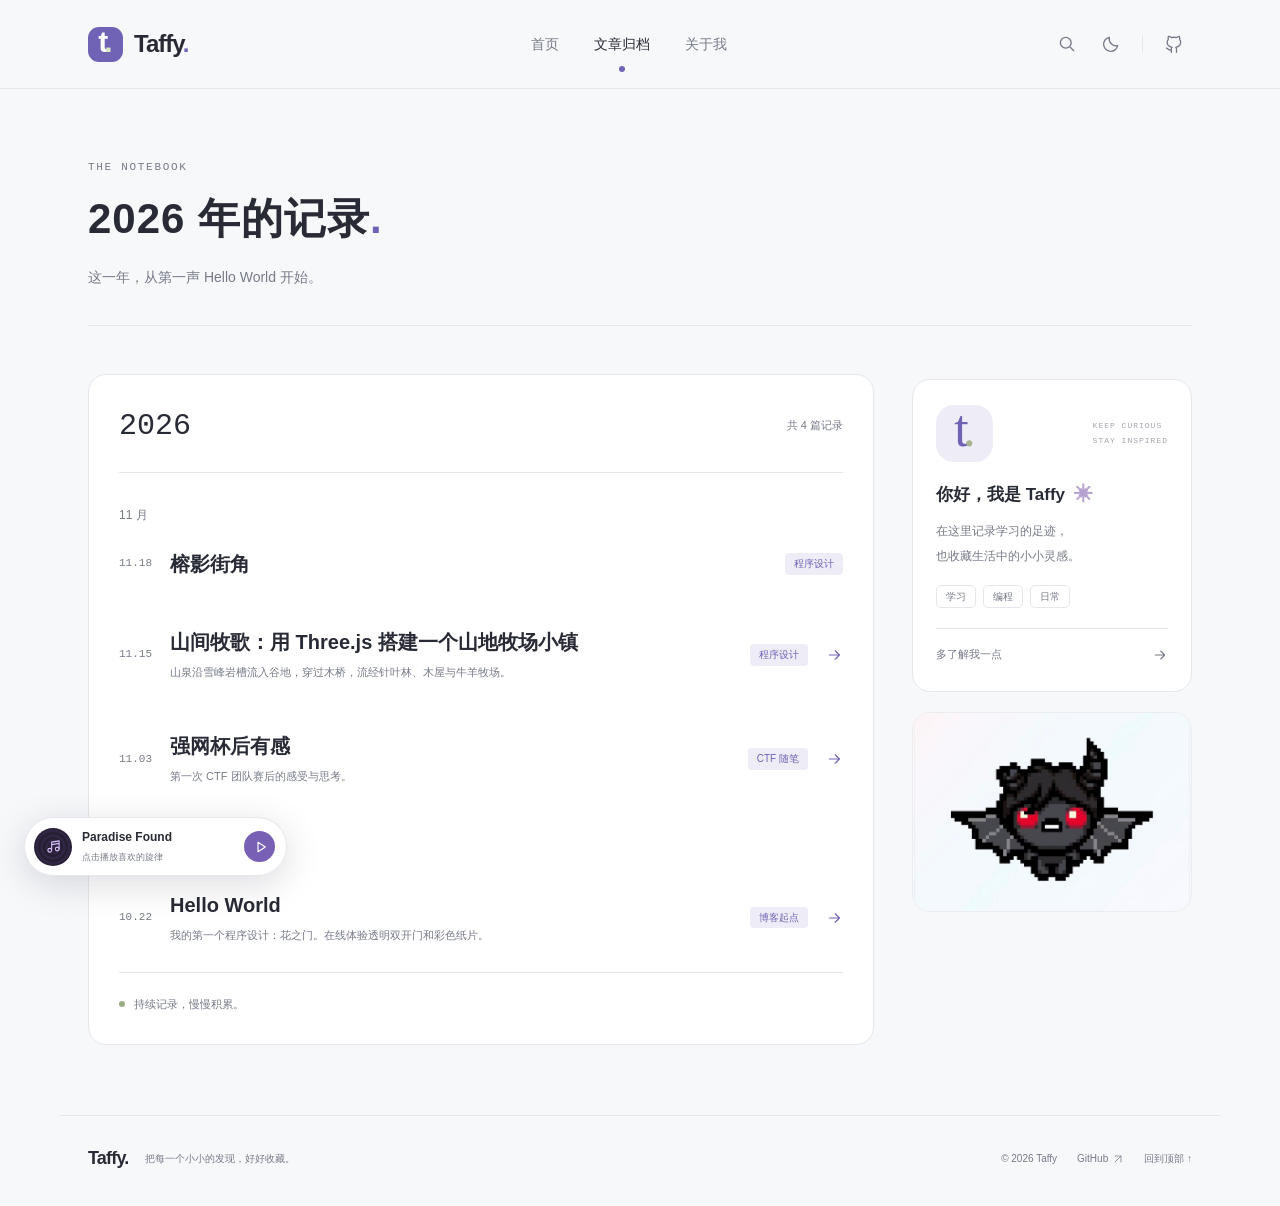
<file: archives/2026/index.html>
<!DOCTYPE html>
<html lang="zh-CN" id="top">
<head>
  <meta charset="utf-8"><meta name="viewport" content="width=device-width, initial-scale=1">
  <title>2026 年的记录 · Taffy</title><meta name="description" content="这一年，从第一声 Hello World 开始。">
  <link rel="canonical" href="https://cfy42568b-cmd.github.io/archives/2026/"><link rel="icon" href="/assets/favicon.svg" type="image/svg+xml">
  <meta name="color-scheme" content="light dark"><meta name="theme-color" content="#f7f8fa">
  <meta property="og:type" content="website"><meta property="og:title" content="2026 年的记录 · Taffy"><meta property="og:description" content="这一年，从第一声 Hello World 开始。"><meta property="og:url" content="https://cfy42568b-cmd.github.io/archives/2026/"><meta property="og:site_name" content="Taffy 的学习手记"><meta property="og:locale" content="zh_CN"><meta name="twitter:card" content="summary">
  <script>(()=>{document.documentElement.classList.add('js');try{const t=localStorage.getItem('taffy-theme');if(t==='light'||t==='dark')document.documentElement.dataset.theme=t;else if(matchMedia('(prefers-color-scheme: dark)').matches)document.documentElement.dataset.theme='dark';}catch(e){if(matchMedia('(prefers-color-scheme: dark)').matches)document.documentElement.dataset.theme='dark';}})();</script>
  <link rel="stylesheet" href="/css/taffy.css?v=97328b5d8782"><script src="/js/taffy.js?v=270c802d1d26" defer></script>
  <link rel="stylesheet" href="/css/music.css?v=56761fa14e0e"><script src="/js/music.js?v=e7cfc3310bb4" defer></script>
</head><body><a class="skip-link" href="#main">跳到主要内容</a>
    <header class="site-header"><div class="shell header-inner">
      <a class="brand" href="/" aria-label="Taffy 博客首页"><span class="brand-mark">t<span>.</span></span><span>Taffy<span class="brand-dot">.</span></span></a>
      <nav class="site-nav" id="site-nav" aria-label="主导航"><a href="/">首页</a><a href="/archives/?v=20261115-alpine-meadow" aria-current="page">文章归档</a><a href="/about/">关于我</a></nav>
      <div class="header-actions"><button class="icon-button js-only" type="button" data-search-open aria-label="搜索文章"><svg class="icon " width="20" height="20" viewBox="0 0 24 24" fill="none" stroke="currentColor" stroke-width="1.6" stroke-linecap="round" stroke-linejoin="round" aria-hidden="true"><circle cx="10.5" cy="10.5" r="6.5"/><path d="m16 16 4 4"/></svg></button><button class="icon-button theme-toggle js-only" type="button" aria-label="切换到深色模式" aria-pressed="false"><svg class="icon moon-icon" width="20" height="20" viewBox="0 0 24 24" fill="none" stroke="currentColor" stroke-width="1.6" stroke-linecap="round" stroke-linejoin="round" aria-hidden="true"><path d="M20 14A8.5 8.5 0 0 1 10 4a8.5 8.5 0 1 0 10 10Z"/></svg><svg class="icon sun-icon" width="20" height="20" viewBox="0 0 24 24" fill="none" stroke="currentColor" stroke-width="1.6" stroke-linecap="round" stroke-linejoin="round" aria-hidden="true"><circle cx="12" cy="12" r="4"/><path d="M12 2v2m0 16v2M2 12h2m16 0h2M5 5l1.5 1.5m11 11L19 19M5 19l1.5-1.5m11-11L19 5"/></svg></button><span class="header-divider"></span><a class="icon-button github-top" href="https://github.com/cfy42568b-cmd" target="_blank" rel="noopener noreferrer" aria-label="在新标签页打开 GitHub"><svg class="icon " width="20" height="20" viewBox="0 0 24 24" fill="none" stroke="currentColor" stroke-width="1.6" stroke-linecap="round" stroke-linejoin="round" aria-hidden="true"><path d="M9 19c-4 1-4-2-6-2m12 5v-4c0-1-.4-1.8-1-2 3-.4 6-1.5 6-6a4.7 4.7 0 0 0-1.3-3.3c.2-.8.3-2.3-.2-3.7 0 0-1.1-.3-3.6 1.3a12 12 0 0 0-6 0C6.4 2.7 5.3 3 5.3 3c-.5 1.4-.4 2.9-.2 3.7A4.7 4.7 0 0 0 3.8 10c0 4.5 3 5.6 6 6-.6.2-1 1-1 2v4"/></svg></a><button class="icon-button menu-toggle js-only" type="button" aria-label="展开导航菜单" aria-controls="site-nav" aria-expanded="false"><svg class="icon " width="20" height="20" viewBox="0 0 24 24" fill="none" stroke="currentColor" stroke-width="1.6" stroke-linecap="round" stroke-linejoin="round" aria-hidden="true"><path d="M4 7h16M4 12h16M4 17h16"/></svg></button></div>
    </div></header><main id="main" class="shell inner-main"><div class="page-intro"><span class="eyebrow">THE NOTEBOOK</span><h1>2026 年的记录<span class="heading-period">.</span></h1><p>这一年，从第一声 Hello World 开始。</p></div><div class="content-layout"><section class="archive-panel" aria-labelledby="archive-year"><div class="archive-summary"><h2 id="archive-year"><a href="/archives/2026/?v=20261115-alpine-meadow">2026</a></h2><span>共 4 篇记录</span></div><div class="archive-month"><a class="month-link" href="/archives/2026/11/?v=20261115-alpine-meadow">11 月</a><a class="archive-entry" href="/2026/11/18/banyan-corner/"><time datetime="2026-11-18">11.18</time><div><h3>榕影街角</h3></div><span class="tag">程序设计</span></a><a class="archive-entry" href="/2026/11/15/alpine-meadow/"><time datetime="2026-11-15">11.15</time><div><h3>山间牧歌：用 Three.js 搭建一个山地牧场小镇</h3><p>山泉沿雪峰岩槽流入谷地，穿过木桥，流经针叶林、木屋与牛羊牧场。</p></div><span class="tag">程序设计</span><svg class="icon" width="20" height="20" viewBox="0 0 24 24" fill="none" stroke="currentColor" stroke-width="1.6" stroke-linecap="round" stroke-linejoin="round" aria-hidden="true"><path d="M5 12h14m-6-6 6 6-6 6"/></svg></a><a class="archive-entry" href="/2026/11/03/qiangwang-cup-reflections/"><time datetime="2026-11-03">11.03</time><div><h3>强网杯后有感</h3><p>第一次 CTF 团队赛后的感受与思考。</p></div><span class="tag">CTF 随笔</span><svg class="icon " width="20" height="20" viewBox="0 0 24 24" fill="none" stroke="currentColor" stroke-width="1.6" stroke-linecap="round" stroke-linejoin="round" aria-hidden="true"><path d="M5 12h14m-6-6 6 6-6 6"/></svg></a></div><div class="archive-month"><a class="month-link" href="/archives/2026/10/?v=20261115-alpine-meadow">10 月</a><a class="archive-entry" href="/2026/10/22/hello-world/"><time datetime="2026-10-22">10.22</time><div><h3>Hello World</h3><p>我的第一个程序设计：花之门。在线体验透明双开门和彩色纸片。</p></div><span class="tag">博客起点</span><svg class="icon " width="20" height="20" viewBox="0 0 24 24" fill="none" stroke="currentColor" stroke-width="1.6" stroke-linecap="round" stroke-linejoin="round" aria-hidden="true"><path d="M5 12h14m-6-6 6 6-6 6"/></svg></a></div><div class="archive-ending"><span class="status-dot"></span> 持续记录，慢慢积累。</div></section><aside class="sidebar" aria-label="关于博客"><section class="profile-card"><div class="profile-top"><span class="avatar" aria-hidden="true">t<span>.</span></span><span class="small-stamp">KEEP CURIOUS<br>STAY INSPIRED</span></div><h2>你好，我是 Taffy<span class="wave" aria-hidden="true">✳</span></h2><p>在这里记录学习的足迹，<br>也收藏生活中的小小灵感。</p><div class="profile-tags"><span>学习</span><span>编程</span><span>日常</span></div><a class="text-link" href="/about/">多了解我一点 <svg class="icon " width="20" height="20" viewBox="0 0 24 24" fill="none" stroke="currentColor" stroke-width="1.6" stroke-linecap="round" stroke-linejoin="round" aria-hidden="true"><path d="M5 12h14m-6-6 6 6-6 6"/></svg></a></section><section class="note-card archive-image-card" aria-label="像素角色插画" style="padding:0;background:transparent"><img src="/assets/%E5%BE%AE%E4%BF%A1%E5%9B%BE%E7%89%87_20260907232736_23_25.jpg" width="1169" height="833" alt="红色眼睛、黑色翅膀的像素角色" loading="lazy" decoding="async" style="display:block;width:100%;height:auto"></section></aside></div></main><footer class="site-footer shell"><div><a class="footer-brand" href="/">Taffy.</a><span>把每一个小小的发现，好好收藏。</span></div><div class="footer-meta"><span>© 2026 Taffy</span><a href="https://github.com/cfy42568b-cmd" target="_blank" rel="noopener noreferrer">GitHub <svg class="icon " width="20" height="20" viewBox="0 0 24 24" fill="none" stroke="currentColor" stroke-width="1.6" stroke-linecap="round" stroke-linejoin="round" aria-hidden="true"><path d="M6 18 18 6M6 6h12v12"/></svg></a><a href="#top" aria-label="返回顶部">回到顶部 ↑</a></div></footer>
    <dialog class="search-dialog" aria-labelledby="search-title"><div class="search-heading"><h2 id="search-title">找一篇文章</h2><button type="button" class="icon-button" data-search-close aria-label="关闭搜索"><svg class="icon " width="20" height="20" viewBox="0 0 24 24" fill="none" stroke="currentColor" stroke-width="1.6" stroke-linecap="round" stroke-linejoin="round" aria-hidden="true"><path d="m6 6 12 12M6 18 18 6"/></svg></button></div><label class="search-field"><svg class="icon " width="20" height="20" viewBox="0 0 24 24" fill="none" stroke="currentColor" stroke-width="1.6" stroke-linecap="round" stroke-linejoin="round" aria-hidden="true"><circle cx="10.5" cy="10.5" r="6.5"/><path d="m16 16 4 4"/></svg><input type="search" id="article-search" placeholder="搜索标题、内容或关键词…" aria-label="搜索标题、内容或关键词" autocomplete="off"></label><p class="search-status" role="status" aria-live="polite">共 3 篇文章</p><div class="search-results"><a class="search-result" href="/2026/11/18/banyan-corner/" data-search-text="榕影街角 榕树 城市 废墟 建模 微缩 Three.js"><span><strong>榕影街角</strong><small>2026.11.18 · 程序设计</small></span></a><a class="search-result" href="/2026/11/15/alpine-meadow/" data-search-text="山间牧歌 Three.js 3D 微缩 牧场 山泉 瀑布 雪山 木屋 溪流 牛羊 交互 程序设计 Alpine Meadow"><span><strong>山间牧歌：用 Three.js 搭建一个山地牧场小镇</strong><small>2026.11.15 · 程序设计</small></span><svg class="icon" width="20" height="20" viewBox="0 0 24 24" fill="none" stroke="currentColor" stroke-width="1.6" stroke-linecap="round" stroke-linejoin="round" aria-hidden="true"><path d="M5 12h14m-6-6 6 6-6 6"/></svg></a><a class="search-result" href="/2026/11/03/qiangwang-cup-reflections/" data-search-text="强网杯后有感 ctf 团队赛 第六名 天宫 比赛 这是我第一次参加ctf团队赛，最开始打到了第六名，以为是我们很有实力，结果是大佬还没来参赛呢。。。这次比赛让我看到了我与天宫的差距，也让我了解到了比赛的黑暗面😱😱😱😱"><span><strong>强网杯后有感</strong><small>2026.11.03 · CTF 随笔</small></span><svg class="icon " width="20" height="20" viewBox="0 0 24 24" fill="none" stroke="currentColor" stroke-width="1.6" stroke-linecap="round" stroke-linejoin="round" aria-hidden="true"><path d="M5 12h14m-6-6 6 6-6 6"/></svg></a><a class="search-result" href="/2026/10/22/hello-world/" data-search-text="hello world 博客 第一篇 我的第一个程序设计 花之门 透明门 彩色纸片 交互 在线体验 cbh.taffy"><span><strong>Hello World · 我的第一个程序设计</strong><small>2026.10.22 · 博客起点 / 程序设计</small></span><svg class="icon " width="20" height="20" viewBox="0 0 24 24" fill="none" stroke="currentColor" stroke-width="1.6" stroke-linecap="round" stroke-linejoin="round" aria-hidden="true"><path d="M5 12h14m-6-6 6 6-6 6"/></svg></a><p class="search-empty" hidden>还没有找到相关笔记，换个关键词试试吧。</p></div><p class="search-hint"><kbd>Esc</kbd> 关闭 <span>·</span> <kbd>/</kbd> 快速搜索</p></dialog></body></html>
</file>
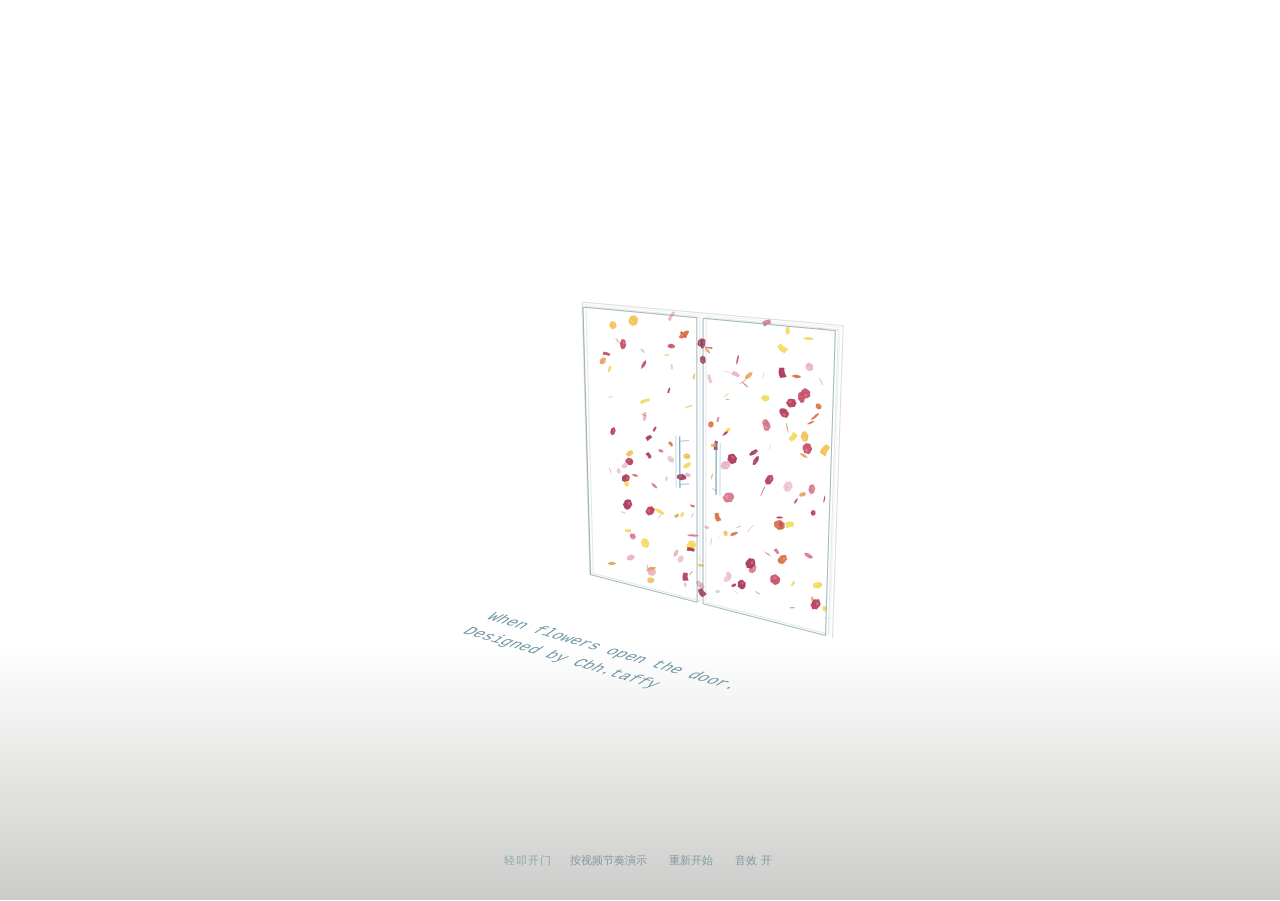
<file: programs/flower-door/index.html>
<!doctype html>
<html lang="zh-CN"><head><meta charset="utf-8"><meta name="viewport" content="width=device-width,initial-scale=1"><title>When flowers open the door · Cbh.taffy</title><meta name="description" content="根据参考视频还原的透明双开门和彩色纸片。Cbh.taffy。无背景音乐。"><style>
*{box-sizing:border-box}html,body{margin:0;width:100%;height:100%;overflow:hidden;background:#fff}body{font-family:system-ui,sans-serif;color:#7b9aa3}canvas{display:block;width:100%;height:100%;touch-action:manipulation}button{font:inherit;touch-action:manipulation;-webkit-tap-highlight-color:transparent}#door{position:absolute;border:0;background:none;cursor:pointer;outline-offset:6px}#door:focus-visible{outline:1px solid #91a9af}.toolbar{position:fixed;bottom:max(18px,env(safe-area-inset-bottom));left:0;right:0;display:flex;justify-content:center;align-items:center;gap:20px;opacity:.24;transition:opacity .3s;font-size:11px;letter-spacing:1px}.toolbar:hover,.toolbar:focus-within,body.active .toolbar{opacity:.8}.toolbar button{border:0;background:transparent;color:#6c8993;padding:8px 4px;cursor:pointer}.sr{position:absolute;width:1px;height:1px;overflow:hidden;clip-path:inset(50%)}
.toolbar{flex-wrap:wrap;gap:4px 14px;padding:0 12px}.toolbar button{min-height:44px}@media(max-width:480px){.toolbar{gap:0 10px;top:8px;bottom:auto}.toolbar #hint{display:none}}
</style></head><body class="active"><canvas id="scene" aria-hidden="true"></canvas><button id="door" aria-label="轻叩并打开门，打开后再点一次关闭"></button><div class="toolbar"><span id="hint">轻叩开门</span><button id="demo">按视频节奏演示</button><button id="reset">重新开始</button><button id="sound" aria-pressed="true">音效 开</button></div><div class="sr" role="status" id="status" aria-live="polite"></div>
<script>
'use strict';
const canvas=document.getElementById('scene'),ctx=canvas.getContext('2d'),door=document.getElementById('door'),hint=document.getElementById('hint'),status=document.getElementById('status');
const CONFIG=Object.freeze({width:720,height:1184,doorHeight:3.4,halfWidth:1.4,maxAngle:2.44039,particlesPerBurst:920});
let W=720,H=1184,S=1,OX=0,OY=0,DPR=1,muted=false,startedAt=performance.now(),previous=startedAt,lastTap=-Infinity;
let aperture=0,target=0,from=0,movementAt=startedAt,movementDuration=.62,openingId=0,releaseAt=null,demoAt=null,demoEvent=0,quietTimer;
const particles=[],bursts=[];let seed=88123;
function random(){seed=(1664525*seed+1013904223)>>>0;return seed/4294967296}const range=(a,b)=>a+(b-a)*random();
const warm=['#a63050','#b73552','#c64863','#d87088','#ebafbd','#edc3cc','#e8a04f','#f3c04a','#f6d94f','#d96b38'];
const full=[...warm,'#f3df45','#e7bc2b','#733bb4','#6833b4','#3534bd','#3a69b5','#d3399b','#933b8a'];
// Front-plane projective fit measured from the four corners in the reference.
// Z extends the same camera into the room and onto the floor.
function project(x,y,z=0){const d=Math.max(.14,1-.0484998769*x-.0201951635*y-.0296202557*z);return{x:OX+S*(88.5564482*x-8.8965034*y+439.0094766-94.6808082*z)/d,y:OY+S*(-10.0344734*x-118.717887*y+793.2840069+13.3423283*z)/d,k:1/d}}
function resize(){W=innerWidth;H=innerHeight;DPR=Math.min(devicePixelRatio||1,2);canvas.width=Math.round(W*DPR);canvas.height=Math.round(H*DPR);ctx.setTransform(DPR,0,0,DPR,0,0);S=Math.min(W/720,H/1184);OX=(W-720*S)/2;OY=(H-1184*S)/2;const a=project(-1.5,3.55),b=project(1.5,-.3);Object.assign(door.style,{left:Math.max(0,a.x-100*S)+'px',top:(a.y-15*S)+'px',width:(b.x-a.x+160*S)+'px',height:(b.y-a.y+25*S)+'px'})}
function path(points){ctx.beginPath();for(let i=0;i<points.length;i++){const p=project(...points[i]);i?ctx.lineTo(p.x,p.y):ctx.moveTo(p.x,p.y)}}
function line(points,color,width=1){path(points);ctx.strokeStyle=color;ctx.lineWidth=Math.max(.4,width*S);ctx.stroke()}
function gatePoint(side,q,y,angle,zOffset=0){const hinge=side*1.4;return[hinge-side*q*Math.cos(angle),y,q*Math.sin(angle)+zOffset]}
function drawLeaf(side,angle){const q=1.365;const poly=[gatePoint(side,0,0,angle),gatePoint(side,q,0,angle),gatePoint(side,q,3.4,angle),gatePoint(side,0,3.4,angle)];path([...poly,poly[0]]);ctx.fillStyle='rgba(236,247,247,.022)';ctx.fill();ctx.strokeStyle='rgba(105,147,159,.78)';ctx.lineWidth=1.1*S;ctx.stroke();const back=poly.map(p=>[p[0],p[1],p[2]-.045]);line([...back,back[0]],'rgba(185,188,187,.57)',.85);for(let i=0;i<poly.length;i++)line([poly[i],back[i]],'rgba(160,184,188,.38)',.6);
const hq=1.19;let a=gatePoint(side,hq,1.40,angle,.035),b=gatePoint(side,hq,2.02,angle,.035);line([a,b],'rgba(64,142,165,.72)',1.65);line([[a[0]+side*.045,a[1],a[2]],[b[0]+side*.045,b[1],b[2]]],'rgba(149,188,201,.72)',1.0);for(const y of[1.44,1.96]){const p=gatePoint(side,hq,y,angle,.025);line([p,[p[0]-side*.075,p[1]+.012,p[2]-.035]],'rgba(103,140,155,.70)',1)}
}
function drawFrame(){line([[-1.445,-.035,-.045],[-1.445,3.445,-.045],[1.445,3.445,-.045],[1.445,-.035,-.045]],'rgba(189,191,189,.58)',1.2);line([[-1.43,0,-.02],[-1.43,3.43,-.02],[1.43,3.43,-.02],[1.43,0,-.02]],'rgba(213,217,214,.52)',.8)}
function makePaper(i,palette=warm){return{index:i,size:range(.027,.064),color:palette[Math.floor(random()*palette.length)],kind:random()<.58?'disc':random()<.6?'chip':'ribbon',phase:range(0,Math.PI*2),spin:range(-5,5),flutter:range(2,5),x:range(-1.30,1.30),y:range(.05,3.34),z:range(-.25,-.04),lift:range(1.1,3.3),drift:range(-.9,.7),reach:range(.6,4.3),delay:range(0,1.7),group:0}}
let tank=[];
function fillTank(){seed=88123;tank=Array.from({length:170},(_,i)=>makePaper(i));}
function burst(now){const id=openingId++;const t=now/1000;const palette=id===0?warm:full;const count=id===0?340:CONFIG.particlesPerBurst;for(let i=0;i<count;i++){const p=makePaper(i,palette);p.birth=t+p.delay;p.floorZ=range(.2,8.4);p.floorX=range(-2.2,1.35);p.lift=id===0?range(.9,2.7):range(1.5,3.9);p.flight=range(2.0,4.6);p.turb=range(.1,.42);particles.push(p)}bursts.push(t);if(particles.length>6200)particles.splice(0,particles.length-6200)}
function paperState(p,now){const age=now/1000-p.birth;if(age<0)return null;const land=(p.lift+Math.sqrt(p.lift*p.lift+2*1.15*p.y))/1.15;const u=Math.min(age,land);const advance=1-Math.exp(-u*.64);const wave=Math.sin(u*2.6+p.phase)*p.turb*Math.sin(Math.min(u,1)*Math.PI*.5);return{x:p.x+(p.floorX-p.x)*advance+wave,y:Math.max(.018,p.y+p.lift*u-.575*u*u),z:p.z+(p.floorZ-p.z)*advance,rest:age>=land,age:u,depth:p.z+(p.floorZ-p.z)*advance}}
function drawPaper(p,v,now){const pr=project(v.x,v.y,v.z);if(pr.x<-35||pr.x>W+35||pr.y<-35||pr.y>H+35)return;const r=p.size*112*S*pr.k;const u=v.age===undefined?now/1000:v.age;const tilt=v.rest?.30:Math.max(.08,Math.abs(Math.cos(p.phase+u*p.flutter)));ctx.save();ctx.translate(pr.x,pr.y);ctx.rotate(p.phase+u*p.spin);ctx.scale(1,tilt);ctx.globalAlpha*=.92;ctx.beginPath();if(p.kind==='disc'){for(let i=0;i<14;i++){const a=i/14*Math.PI*2;const k=1+.09*Math.sin(i*3.7+p.phase);const x=Math.cos(a)*r*k,y=Math.sin(a)*r*.88*k;i?ctx.lineTo(x,y):ctx.moveTo(x,y)}ctx.closePath()}else if(p.kind==='chip'){ctx.moveTo(-r,-r*.55);ctx.quadraticCurveTo(0,-r*.9,r*.85,-r*.4);ctx.lineTo(r*.7,r*.55);ctx.quadraticCurveTo(0,r*.3,-r,r*.7);ctx.closePath()}else{ctx.moveTo(-r,-r*.23);ctx.quadraticCurveTo(0,-r*.9,r,r*.08);ctx.quadraticCurveTo(0,r*.6,-r,-r*.23)}ctx.fillStyle=p.color;ctx.fill();ctx.strokeStyle='rgba(70,30,35,.14)';ctx.lineWidth=.45*S;ctx.stroke();if(p.kind==='disc'){ctx.beginPath();ctx.ellipse(-r*.25,-r*.22,r*.35,r*.26,-.3,0,Math.PI*2);ctx.fillStyle='rgba(255,243,224,.22)';ctx.fill();ctx.beginPath();ctx.arc(r*.12,r*.08,r*.12,0,Math.PI*2);ctx.fillStyle='rgba(90,48,30,.17)';ctx.fill()}ctx.restore()}
function setDoor(open,now,silent=false){const next=open?CONFIG.maxAngle:0;from=currentAngle(now);target=next;aperture=from;movementAt=now;movementDuration=open?.64:.50;if(open){releaseAt=now+70;hint.textContent='再叩一次关闭';status.textContent='门打开了，彩色纸片随风飞舞'}else{releaseAt=null;hint.textContent='轻叩开门';status.textContent='门已关闭'}door.setAttribute('aria-label',open?'轻叩并关闭门':'轻叩并打开门');if(!silent)playDoor()}
function currentAngle(now){const t=Math.min(1,Math.max(0,(now-movementAt)/(movementDuration*1000)));const ease=t*t*(3-2*t);return from+(target-from)*ease}
function tap(){const now=performance.now();if(now-lastTap<180)return;lastTap=now;demoAt=null;document.getElementById('demo').textContent='按视频节奏演示';playKnock();setDoor(target===0,now)}
// These changes follow the opening/closing sequence visible from 1.5s onward.
const demoEvents=[[0,false],[.95,true],[2.15,false],[2.9,true],[4.4,false],[4.95,true],[7.25,false],[8.05,true],[10.15,false]];
function startDemo(){resetScene();const now=performance.now();demoAt=now;demoEvent=0;playKnock();document.getElementById('demo').textContent='演示中… 点击门可接管';status.textContent='按原视频节奏演示开合'}
function resetScene(){particles.length=0;bursts.length=0;openingId=0;demoAt=null;releaseAt=null;aperture=target=from=0;movementAt=performance.now();startedAt=movementAt;lastTap=-Infinity;fillTank();stopSounds();hint.textContent='轻叩开门';document.getElementById('demo').textContent='按视频节奏演示';door.setAttribute('aria-label','轻叩并打开门');status.textContent='已重新开始'}
function drawText(){ctx.save();ctx.translate(OX+S*158,OY+S*814);ctx.transform(1,.29,-.78,.70,0,0);ctx.fillStyle='#6e95a4';ctx.font=`italic ${20*S}px 'Courier New',monospace`;ctx.fillText('When flowers open the door.',0,0);ctx.fillText('Designed by Cbh.taffy',-8*S,30*S);ctx.restore()}
function frame(now){const dt=Math.min(.05,(now-previous)/1000);previous=now;ctx.clearRect(0,0,W,H);const gradient=ctx.createLinearGradient(0,OY+S*850,0,OY+S*1184);gradient.addColorStop(0,'#fff');gradient.addColorStop(1,'#ccccca');ctx.fillStyle=gradient;ctx.fillRect(0,0,W,H);
if(demoAt!==null){const age=(now-demoAt)/1000;while(demoEvent<demoEvents.length&&age>=demoEvents[demoEvent][0]){setDoor(demoEvents[demoEvent][1],demoAt+demoEvents[demoEvent][0]*1000,demoEvent===0);demoEvent++}if(age>11.1){demoAt=null;particles.length=0;bursts.length=0;document.getElementById('demo').textContent='按视频节奏演示'}}
if(releaseAt!==null&&now>=releaseAt){burst(releaseAt);releaseAt=null}
aperture=currentAngle(now);
const drawables=[];for(const p of particles){const v=paperState(p,now);if(v)drawables.push({p,v})}
const tankVisible=target===0||aperture<.3;const tankAlpha=target===0?Math.min(1,(now-movementAt)/900):Math.max(0,1-aperture/.3);
if(tankVisible){ctx.save();ctx.globalAlpha=tankAlpha;for(const p of tank){const u=(now-startedAt)/1000;drawPaper(p,{x:p.x+.025*Math.sin(u+p.phase),y:p.y+.04*Math.sin(u*1.7+p.phase),z:p.z,rest:false,age:u},now)}ctx.restore()}
// Paper behind the glass is painted first; foreground paper remains crisp.
for(const o of drawables.filter(o=>o.v.z<.04))drawPaper(o.p,o.v,now);
drawFrame();drawLeaf(-1,aperture);drawLeaf(1,aperture*.997083);drawText();
for(const o of drawables.filter(o=>o.v.z>=.04).sort((a,b)=>a.v.depth-b.v.depth))drawPaper(o.p,o.v,now);
requestAnimationFrame(frame)}
// Only two short recorded effects are embedded. There is no music track.
const SOURCES={knock:'[base64]////////////////7//v/+//7//v/9//3//f/9//z//P/8//z//P/7//v/+//7//r/+v/6//n/+f/5//n/+P/4//j/9//3//f/9v/2//b/9f/1//X/9P/0//P/8//z//L/8v/x//H/8f/w//D/7//v/+7/7v/u/+3/7f/s/+z/6//r/+r/6v/p/+n/6P/o/+f/5//m/+b/5f/k/+T/4//j/+L/4v/h/+H/4P/f/9//3v/e/93/3P/c/9v/2//a/9n/2f/Y/9j/1//W/9b/1f/U/9T/0//T/9L/0f/R/9D/0P/P/87/zv/N/83/zP/L/8v/yv/K/8n/yf/I/8f/x//G/8b/xf/F/8T/xP/D/8P/w//C/8L/wf/B/8D/wP/A/7//v/+//7//vv++/77/vv+9/73/vf+9/73/vf+9/73/vf+9/73/vf+9/73/vv++/77/vv+//7//v//A/8D/wf/B/8L/w//D/8T/xf/G/8b/x//I/8n/yv/L/83/zv/P/9D/0v/T/9X/1v/Y/9r/2//d/9//4f/j/+X/5//q/+z/7v/x//P/9v/5//z//v8AAAMABgAKAA0AEAAUABcAGwAfACMAJgArAC8AMwA3ADwAQABFAEkATgBTAFgAXgBjAGgAbQBzAHkAfwCFAIsAkQCXAJ4ApACsALIAuQC/AMYAzQDVAN0A5gDuAPYA/[base64]/zjug60xjDWrM2szazNrM2szSzhL4DwHHBwMel0NzdPe7X/ZsPxhU5Fz8QuAs8DecFYQmeB38FtQ1DDVwNxAwFDOsKMQrfCQcJ/[base64]/+//4//X/8//w/+7/7P/q/+n/5v/k/+H/4P/e/9z/2//Z/9f/1v/U/9P/0v/Q/8//zv/M/8v/yv/J/8f/xv/F/8T/w//C/8L/wf/A/8D/wP/A/8D/v/+//7//v/+//77/vv++/77/vf+9/73/vf++/77/vv++/7//v/+//7//v/+//7//v/+//7//v/+//7//v//A/7//wf/B/8H/wv/D/8P/xP/F/8X/xv/G/8f/x//H/8j/yP/I/8n/yv/J/8r/yv/L/8v/zP/M/83/zf/N/87/z//P/8//0P/R/9H/0f/S/9L/1P/U/9X/1v/X/9f/2P/Y/9n/2v/b/9z/3P/d/97/3v/g/+D/4v/j/+T/5f/m/+j/6P/p/+v/6//s/+3/7v/u/+//7//w//D/8f/x//L/8v/z//P/8//z//P/8v/y//L/8f/y//H/8v/x//H/8v/y//P/8//0//X/9v/2//f/+P/4//j/+f/5//n/+f/5//n/+f/6//n/+f/5//r/+v/6//v/+//7//v//P/8//z//f/9//3//v/+//7//v/+/////v/+//7//v/+//3//f/9//3//P/9//3//f/9//3//f/9//3//v/+//7/////////////////AAD//wAA//8AAP//AAAAAAAAAAAAAAEAAQABAAEAAgACAAIAAwADAAQABAAFAAUABgAGAAYABwAHAAcABwAHAAcACAAHAAgACAAJAAgACAAJAAkACQAIAAgABwAHAAYABQAEAAQAAwACAAIAAQAAAAAAAAAAAP//AAD/////AAAAAAAAAAABAAEAAQABAAEAAgABAAIAAwADAAMABAAEAAQABAAEAAQABAAFAAQABAAEAAQAAwACAAIAAgAAAAAAAAD///7//f/+//3//f/8//z//P/8//z/+//8//v//P/8//3//v/+//7/[base64]//AAAAAP7/AAD+/////v/+//7//f/+//3//v/9//7//v/+//7//v/+//7//v/+/////v8AAAAAAAAAAAAAAAAAAAAAAAAAAAAAAQABAAAAAQABAAAAAAAAAAAAAAAAAAAA//8AAP//AAD+///////+/////v////7///////7//////wAA/////wAAAAAAAAAAAAABAAAAAgABAAIAAgACAAEAAgABAAIAAQACAAIAAQACAAEAAQABAAEAAgABAAIAAQAAAAAAAAAAAAAAAAAAAAAA//8AAP///////wAA/////wAA/////wAA//8AAP////////////////////////////////////8AAP//////////AAD//wAA//8AAAAAAAAAAAAAAAABAAAAAQAAAAEAAAAAAAAAAAAAAAAAAAAAAAAAAAAAAAAAAAAAAAAAAAAAAAAAAAABAAAAAAAAAAAAAAAAAAAAAAAAAAAAAAAAAAAAAAAAAAAAAAAAAAAAAAAAAAAAAAAAAAAAAAAAAAEAAAAAAAIAAAAAAAEAAAAAAAAAAAAAAP//AAAAAAAAAAAAAAAAAAAAAAAAAAAAAAAAAAD//wAAAAAAAAAAAAAAAAAA//8AAAAA//8AAAAAAAAAAAAAAAD//wAAAAAAAAAAAAAAAP//AAAAAAAAAAAAAP//////////AAD//wAA//8AAAAAAAAAAAAAAAAAAAAAAQAAAAEAAAAAAAAAAAABAAAAAAAAAAEAAQAAAAIAAAABAAAAAAABAAAAAQAAAAEAAQABAAEAAAACAAAAAAAAAAEAAAABAAAAAAAAAAAAAAAAAAAAAAAAAAAAAAAAAAAAAAD//wAAAAAAAAAAAAAAAAAAAAABAAEAAQAAAAEAAAAAAAAAAAAAAAAAAQAAAAAAAAD//wAAAAAAAAAAAAAAAAAAAAAAAAEAAAAAAAAAAAAAAAAAAAAAAAAAAAAAAAAAAAAAAAAAAAAAAAAAAAD//wAAAAAAAP///v/+//7//v/+/wAA/v/+//7//v/+//3////+////AAAAAAAAAAAAAAAAAAAAAAEAAAAAAAAAAAD//wAAAAAAAAAAAAAAAAAAAAAAAAAAAQABAAAAAAABAAEAAQACAAEAAQABAAIAAQABAAEAAQABAAAAAQABAAAAAQADAAEAAQABAAIAAQAAAAEAAQACAAEAAwAAAAEAAAAAAAAAAAAAAAAAAAAAAAAA//8AAAAAAAAAAAAAAQAAAAAAAAAAAAAAAAAAAAAAAAD//wAAAAD//wAAAAD///////8AAP7///////////8AAAAA//////7//////////////wAA//8AAAAA/////////v///wAA/////////v8AAP///v8AAP/////+//7//v/8//7///////7///8AAP////[base64]/////wAA//8AAAAAAAD/////AAD//wAAAAAAAAAAAAAAAP//AAAAAAAAAAAAAAAAAAAAAAAAAAD//wAAAAD//wAA//////7//v/+//7///////7////+//////////7////////////+/wAAAAAAAP/////+//////8AAP///////wAAAAAAAAAAAAAAAAAAAAABAAEAAAABAAEAAgADAAMAAwACAAIAAwACAAIAAwACAAMAAgACAAIAAgACAAIAAwAEAAIAAwACAAIAAgACAAIAAgACAAMAAwADAAMAAwADAAMABAADAAIAAwACAAIAAQABAAAAAQABAAAAAAAAAAAAAAAAAAAAAAAAAP//AAAAAAAAAQABAAIAAQAAAAEAAAAAAAAAAAAAAAAAAAD/////AAD//wAAAQABAAIAAAAAAP3//f/7//z//P/8/////P/+/////f/+//v//f/6//j/+v/8//v/+//6//v//P8AAP7//f/8//z//f/6//z/+//6//v//P/7//z/+//7//3//v8AAP///////wAA/v///wAA/f/9/////v///wAAAAAAAAEAAwACAAIABAAFAAIAAAABAAAAAgAEAAQAAgAEAAQAAgADAAQACAAJAAkABwAFAAIAAgABAP7/AAAAAP3//f8BAAYACAAGAAQAAwADAAAA/v/8//7/BAAGAAMAAgACAAYACgAPABEADwANAAkABwAEAAQABwAJAAMA///9/wIABgAHAAUABAAAAAAA///9/wAABwAFAAEABQABAPr/+f/8//z/+/8BAAIAAwAGAAcAAwD+//v/9P/t/+//9v/0/+r/5//q/+v/8v/2//j//P/8//r/+P/0//b//P/6//n/9v/z//T/8v/v/+3/8f/2//v//P/6//j/+/8CAAMA+//7//r/9//3//j/9//2//3/AAD///r/+//4/+7/6f/p/+X/5f/p/+3/8f/5//v//P8BAAQABwAHAAQABgAJAAUA//8DAA4AEQAVABYAFAARAA4ADwALAAoACQAGAAAAAAAIAAkABgAGAAYABgANABIAEwAPAA0AEgAUAAwABwAQABMAEwAaAB4AJAAwAD4APwA0ADAAMQAqACYALwAzACgAGgASABIAEwAVABEAAgAAAAsAEQATAA0A+v/4//v//f8IABQADQADAPz/9P/z//b/+f/1/+//8//7//T/5//m/+D/2//d/93/0f/L/9b/3f/f/9r/zv/E/8n/1v/e/+L/4v/m/+f/4P/c/9b/yv/M/9L/0v/U/93/4f/g/9//4f/l/+f/7v/7//7/BwAWABgAFAAXAB8AFwAPABEAEAAQAB0AJAAWABQAEAACAAAA/f/1/+z/5//l/+H/6f/9/wkABQAJABgAHwArADsAOgA2ADkAOwA9AEUASQBBADoANgA2ADQALgAmACMAHgARAAMA/P8BAAYAAAD0//D/7//n/93/0v/L/8z/1f/i/+b/5P/o/+z/7v/s/+v/4P/V/+P/6//w/wAAAwD8//7/AAAMABcADgAAAAQADgAVABgAFgAOAAkADAATABUAEwAQAAAA6f/d/+n//f////j/+v8AAAUACgADAPL/6v/u//D/7P/r//T/9v/1//P/8P/p/+b/8P/j/9D/2P/d/9r/4f/q//b//P8DAAYABQARADAAMwAeABEAEQATABkAKQAwAD0AUQBZAFcAWwBcAFkAYgBkAFkAVAA9ACkANQAtABQAGwAqACoAHAAEAPL/7//e/8f/tP+c/53/sf+u/6r/qv+k/6v/tP+x/7f/uP+0/7v/uv+x/6r/s//F/8T/tf+w/7D/o/+T/4z/nf+8/9D/3f/j/+P/7v8IABkAGAAhAC0AIAASAB0AIwAfACsAMwAuADQAQQBIAEkAPAArABIABwARABQAEQAfACwALwA1ADgAQgBSAFEAPAApABoAGAAdAA0A9v/q/9z/2P/U/9b/+v8fADAAPQA0ABQAEgAnACUAIwAlABQAGAAqABkA+//4/xAAKwAqAA8ABgDz/9j/3//w/+7/5//t/wAAFgAlAC0AKAAeADAARQA6ACoAIAAJAPn/+f/y/+b/4P/a/8//u/+p/5j/mP+l/6z/pf+f/6L/pv+i/7H/4P/8/wkAFQAVABwAMgBBAD8ASABcAG8AgwCVAJYAeABYAEcANgAvACkABQDn//b/CAATABoAAwDq/9z/xv+5/7T/pf+a/4b/Yf9Y/23/Zf9a/2D/WP9a/2r/Zv9b/0r/Mv8x/zv/Qf9u/6X/w//e//r/FAA1AFkAegCnAMkA3wDpAOAA4ADzAAEBAQHxANsA2QDRAK0AkACRAIQAdAB1AGQATgBAACEA/f/q/8//wf/e//b/5f/L/7j/rf+s/67/rf+k/5v/nv+y/9P/5v/Z/7n/rf++/9P/2f/W/+H/9/8EAPf/5f/i/+z/9P/v/+v/8//1////HwAXAP//EgAeACIAQQBBAB8AHgAvAEAATABLAFsAYQBLAEkAWABQAFYAXwBLADcAMgA/AFIAPAAYAAoA+P/v/wEAGQAfABkAHQAMANz/xv/O/9H/1P/X/9T/z//P/8r/qf+R/6r/vf+u/7j/xP+u/7r/0P+v/5T/gf9i/1j/Wf9y/5D/i/+Q/6n/sf+7/9H/5f///wkA8v/l/+X/1f/T/9T/0//S/8v/zP/d/9X/wP+3/7L/s/+4/7X/qf+g/6j/sv++/+L//f/6/+T/4v/8/wgAAwD7/wgAJABMAGoAZQBxAIcAhgBtAFwAXABlAFYALgAWABAABwAcADwAOQAnACcAMwA5AEUATwBVAFIAZQCAAIUAoAClAHwAXgBeAGcAggCEAGsAdgB7AHgAdABWADAAOABHAEEAMwAmABwAGQAjACsAFwD8//z/CwAKAPX/4v/a/9L/2//q/+//AAALABIAIAAkACoAMwAxAB0AAgD3//b/9P/y//X/5P/R/8b/tf+u/7j/v/+2/7b/zv/r/+//4//K/6r/of+f/4X/ZP9V/1L/Wv9y/5b/p/+2/8P/yv/W/9H/v/+0/7H/uv/N/8//0v/d/9n/1v/V/9X/3v/l/+v/6//l/+X/5//5/xwAPQA8ADsAQAA4ADwAOgA2ADEAKgAuACIABQD//wEA+f/u//b/BQAAAAAACAAAAPr/+v/s/9n/yP+7/6f/rv/O/+3/BAD+//D///8dADcAPAA7ACoAGwAcACoAPwA/AFcAcQBrAGcAZABPAEUASwBJAEkAPgBNAFUAOAAbAAYA+f8MAB4ADQACAO//5f8AAAoAAAAAAPz/AQD//+L/x/+t/6r/sv+w/7X/x//Z/+L/6P/4/woAEgAFAPf/4//c/9z/1f/k/+v/5v/u//P/8P/1//z/CAANAAUAAAAFABUAJwAnAB4AFwASAA4AGAAhAA4A9v/0/wAAHAA8AE8AQAAiABEADAAIAAAAAAD6////DwAbAB4ABADf/+X/AQADAPb/3f/G/8P/w/+5/7j/sv+1/8f/0P/U/9//7P/+/xAAGgAZAAMA8f/5/w8AEAAKABEAHgAkACAAGgAMAAAADAAbAA0A+v/s/+f/9P8IAA0ACAD6//b/9//y//H/9f/5//v/+v/3//z/BgAHAP3/8P/z/wQACQAFAA0AFAAVABEADQAQABgAKAA1ADMAKwAoACMAIwAvADkAOAA3ADUAKwAnACEAFgATABEAFwAgACkANQA5ADQAMgA3ADAAKwAoAC4AOwA5ACoAIAAVAA4ADQADAP3////2/+v/7//7/wAA+//8//7/9//t/+7/9v/5//7/BgALAAwAFAAVABMAFQAVABYAFwASABQAFgASABYAGAAQABAAFAAYAB4AHAASAA4ACwAOABQADQAGAAEA+P/3////AQADAAgACQACAPj/7//u/+7/7f/u/+//8P/x//H/7//v//D/8P/v//L/9//9//7//v8BAAIABAAIAAkABwAHAAIA/f8AAAUACwAPABEAEQAPAAwACwAIAAIAAAD+//v/+P/5//7/AAABAAQABAADAAIAAgAAAPz/+P/0//P/9f/2//f/+P/5//v/+//6//r/+v/6//v/+//7//v//P/9//7//////wAAAAAAAAAAAAA=',door:'UklGRpKxAABXQVZFZm10IBAAAAABAAEAIlYAAESsAAACABAAZGF0YW6xAAAAAAAA/v/9//v/9//x/+n/4v/e/9T/yf/E/8X/yv/J/8f/xf+6/63/qv+t/6z/q/+g/4v/h/+k/8H/vv+r/5v/lv+q/7//1f/9/x4AIQAVABEAFAARAPX/0P+0/57/qf/P//T/BAD//w4ASwCIAL8A5gDzAAcBJgE4ARgB7ADjAN8A0wDCAJ0AiwChALEAtACBAAYAof+m/wcAUwA6AAcAHwBWAG4AbQA2ALz/Xf+M/wYAUABcACEA7v8TAHAAhwBoADYAFQBlAKkAlACPALkA4gDQAHoAVADiAAECCwM7A8kClgIGA68DxAPxAuIBGAGgAIEAjAA2ALX/kv+W/yr/lP6B/oT+XP5T/jL+7/2Z/Tz9Iv1F/S39xfxP/Lf7VPs++6z7Tvy4/Dn9ev1x/YH9Zv0J/aX8L/wY/OX84f2d/ib/Pv///hL/uf+1AIYBrgFmAQEBBwFDAUEBPgGLAekBgwJsA90D7gP7A+4DswNDA7cCIQLGAXwBzQD//1L/3/75/lP/O//O/oH+jf4L/5b/CABRAFwAcgCgALcAtwDTAOoAKgEqAdMAqQC1AL4AmgBVAEAA1ACTAQgCAwLcAesBMgLIAl4DxQMRBG8EgQQIBD4DdAK8ARMBbwCc/+v+I/4v/XH8CfzI+4L7Z/uW++T7Cvw8/B/8fPv5+h77dfut+0r8Fv2z/SP+fv4U/3v/vP+BAGcBpwHKAS0CbAKrAlwDSwQDBW0FSQWmBDkE5wNyAwgDqwJXAt0BagElAZkA1f+O/6D/CACCAGUA7P+O/2D/h/+B/9v+Mf6v/VH9Sf2D/dX9I/5N/pf+z/4P/4P/a//y/pL+Hv73/T3+Gf6D/SH9A/3+/Cz9rv3v/dT9N/4I/4n/n/+m/4P/K//g/gX/M//H/mv+xf4N/+/+9/5N//P/eAB/ACYAgf8j/57/IQCoABoB+QDgABgBjgFZAigDjQOMA/0CJwKlAY0BaQE+AYIBOALLAgwD9wLaAjYD/AOFBEUEjwMvA4ED8QNBBK4E4wS5BJUEbQTzA/gCvQHhAFQA9//j/5r/6P4o/mL90Pxn/N/7nfuG+3P7TfsW+9X6tfq/+i37o/uK+5L7ZvzF/Vn/fAACAR4B6gCzAFoAFQAoAFcAQAAXADYAogD4AEgBvQGMAb8AJQDG/7j/0//j/0MAnADXAD0BlAGyAckBjwE+AUgBTAELAZ4A6//V/uD9Df1A/NX7GvzC/Br9Lv0z/Wb9y/1Y/tH+Rv/e/2EAUAC8/2T/L/8G/1j/KAAeAVIBpQAAALX/mP/G/9//Zf9P/wQA3AApAfMASABi/73+X/4Z/vP9Uv4A/03/TP+K/0kAlgFdAhUCmAFoAV4BiwGJAYgBvAFzAa0A3f8m/7b+Yv7f/aL9+f1a/l3+sP1i/Cb7ifpp+pL6L/tb/MD94f70/34B3wKAAzkEKAWEBf8FUgfACLUJAAoxCncKbwpBCt0J4Ah4B4AGSgZDBvIFCAUJA5IAd/4C/a/8hf2B/58BTgJYAeL/mf5u/fb75flk9xb1sfN089vzsvT/9YT3E/lX+pn7sfwE/X38n/v6+qT6uftB/isAEgHgAYsCzwKVA+EE4wVqBo8GlwbOBkgHCQi2CJoIsgcWBm4DvAC7/pD9Cv3++y77U/tk+6n71vwA/nL+Tv7b/eX+UAFeA74EYwQoApn/Rv6b/or/uf9b/1j+L/2E/Bf85vuh+z77SvsJ/L/8Bf0x/c39mf7T/uL+sP5m/ub+NgCsAW8CjQKjArgC3gFt/7r8wfoq+or70P27/04BGQJkAYAAKQDUADYCZwOkBGoFKQbeBywJzQnvCkcM6A0rD1QP9Q3ECjwHTARXAe/94vlq9RDxBO216ePnwejv69TvR/Ny9XT2O/gm+8D9QQAXA7MF2wdICR4KFQqKCHQGqwWKBfkE5wRtBREGyAb2B/sISAhDBRkBRf06+jP5aPmp+Gr3Dve292L5XPsu/Rf+of1//Fj8z/06/x//v/3p+xH6MfiH9qT2mfiC+1D/hAO4BlYI4gjxCF8I/AbWBcYErAN6AxgEQAXiBjkIlAkCDOYOlxFcFIUWlxeJGKoZBRoqGc8WuhKhDa8HDAJa/rT7X/mj9j3z6++o7Pzoj+W/4q3gyd6U3IDas9nD2hDed+PB6fLw9fguAJsEOQZDB0sI3QjgB/MF1ASiA/oBTQCn/QL6Nfcg9uv1e/Uz9dH2qvm3+4b8m/yX/ML8w/zA/FL+HQLeB3UOBhTJGOcdWCIVJHAirx5uG8caBxszGbwUYQ9xCkIG+gIhARAAvf8hAFMASAAcAUcDhwWbBVwC2vzI9zf0v/FA8Lnv2vDq8qn0+fW+9hX3jfdC+Lv4Kfmc+Rn6d/sL/nIAaAHv/w78xfY18gPvn+3J7c/tpu7s8Yr3cf1mAcICJgJUAaEB/gOpB9kKMQwpDJsLqQsrDYkQJhTnFY8V8xO0EEML0ATR/br25vBu7ArqFerp7D3zQvtKArAHlgsqDrUPYhBLDw4MLwgqBUcDigHdAPQBAQPdA54EfwW6B4AKWQzzC00INALX+wz3rfMm8T3vBO6D7WbtTu3q7Yrvg/HJ8mbzWvQP9cj05vRO9on4UPt1/QL+nv1R/bz9cv5z/mX9+/sO+1L6Pfpu+xf97/1K/gr/hwAHA7gFygdzCQAL4AwBD08QYBDSD6oOkQ3+DFcMsQteC08LegqrCIsHXQdPB00H/wZsBnUF8AOeAcH+ZfyT+yH8U/yC+5f6t/nQ+Gn4kPix+Ob4SvmG+Uj5PvmD+pH8Yf4rANoBWANzBBQFWAWWBSsGpQZwBmIFegQXBd8GJQjaB7QGIwVnA9UBgAD7/xgAvP8f/qz7a/lm+KL3MvZ29Njy7PFM8crwPvDN7h3tw+vi6mnq2Opu7K/ugvGA9D33qvkY/NT+uwFHBH8GVwmQDLgPSRP9FqwZzBngF08VvRJ3EIAN4QnGBmkEnAORBD4G8geeCRELLAyADLMLdwpdCUoISwfOBkwGGQX5A2wD1QJKAkEB7v4d/Gb5XfZd8i7ttedS4/LgSuDr4AziheMe5ffma+n066TuRvFd81T1fPd9+jj+8gE9BfwHiwp3DaAQjRNUFhMZBRxRH4Qi4SMuI0kiVyE3ILYefhtCF4AT0BD9DuwMNAoLB9QDLwBP/I/4f/Vq8v3u4Otk6UvnZeX945HjR+NS433kROYF6OzpSOzT7inx7fPo9lj5qfs//tsABQNgBC0FGwaTBrsGRwfBB+cH3geACFkJVgmXCDwHqQUTBFoC4ADZ//b+Dv5a/dj8Gvy5+tv5ovk2+jD7zvts/Cf96f2Y/8gBNQNEA3oCQgEgAFb/fP6S/Z/8EPwI/E78w/zX/bH/ywBxAAgA/P8hANcA/[base64]/6f9tful+X/3w/TW8Rjvn+y66mLp0+hx6XTqbetk7GTtwe5k8NbxzfLK8ozyf/Kj8oLzPPXi9r341vqy/D3+rv8lAWECKgPFA3gEKQXGBe8GTggZCYQJ2glwCowKwAmnCAAIFAg+CEwIXwisB4IFjQM+AskAEv9i/cb7lPoE+qH5Jvkn+OD22fX89Ev0jvPR8sfyo/MM9U33y/nu+2n+/AAFA0AENAUABqAG8AZXB6IH+weuCN8IVwiJBx0HXweMB9AGQQV9AxUC9wCNACIAnf9S/zz/qf5C/ST8dftV+0/7j/vT+9H7Fvse+p35SPlS+dX57/qx/Gf+Sv95AEsCQQSRBuMIdwrFCwQNzA1mDvYOdg/wD3cQABElEV4RTxFtEMgO8QwjC6UJeAigB4oGAAUqBB8E2QP+Am0BbP9e/TP76PhE94T25/Vk9Sn18vSk9Ar0ePMs86fy6/GN8ZHxpfF98VrxEfHG8JvwnPBU8VPygfOi9KH1evYS9yb3y/Zf9uT1bfWn9YD2v/f2+Pb5DftI/Hr9ov5IACMCIQSoBYIGbweMCIwJUQqLCnIKZAp+CoUKlAqICnAKUwrmCS4JYQj0B84HVQfXBq8GlwZ3BlwGzwZqB5kHpQfKB9sHOwc8BhsFygOfArEBDgG6AHIA8P+C/9H+GP5Y/d780vzn/LL8X/xf/Lj8fv3A/nUAkQEfAsgCeAPPA7sDUgPmAmkCwwEpAZAABAD6/ysA9/8y/2H+CP7A/Tj9lfzh+/769/kT+Yn4UfhM+Kv4VflA+k77O/wU/Tr+EP8A/yr+yfwQ/MH7/Pu9/Ef+8v91AGcAFgCX/5X++/2z/aX9pf19/T/9Qv0C/mn/bQFvAzYFkAaTBxkI/geGB3sGpAXbBO4DLwMUAoUBCwHI/1/+Ef3E+1f64Phn9yv2cPUy9RL1xvTt9DD2hPez+G/6Ovwz/pkAYQIWA8oDWAR+BOYElAXcBlsITgnfCSQKOwrXChMMbw1QDgsPnA8pD/INbgyfCykLOwoICjMKdwmxCCUIGQcbBW0Csv+I/aP6rPbW81fyMvGD8LzwZ/HV8W/yyPNI9RT34fcz+L759vm1+JX4D/oz/Bb+eP7Y/ksAugAJAdMCnQMAAysDUgMTAy4DqwKHAakAAACV/9H+Df0G+yj5qPeN9ejyDPF28CXxvfES8oPy0/MF9mr4cPrH+mT6pfr7+v/7af3y/igBOgN3BFwF8QV1BjEHCAiDCf0KowoFCSgIDAiWCNkIwgiICboKTAuXC0kMSwzwC/wLmww9DlMPWxCrEeIRuBArDxsOfA3GDHcLlQl1B1sFYANgAan/of4q/tv9D/7R/sv/sQA4AUABiAD3/p38efq8+Ej3VPZ69ff01/Su9CD0CvPH8cXwye+q7jnuau7W7mLvv+9U8Pzw4fHK8pbz6PQ39sr3IPqq/AL/dgG4A0QFjwZIB6YHRAiWCMoIBwk1CUIJugj2BzYHMwYBBasD1QEoADX/M/7//Vb+VP51/p7+wP6B/vD9b/3h/Fn8rfsI+0n6+fkL+kv60/o9++37H/1//hMAbgH0AUwCsQLSAvICMgP0A7wEeAUUBoUG/AafB1MIPQjiB1cHpQZLBi8G6QVVBeYEMQSgA4oDMgOZAgUCXwHTAPUAWQF7AfkAZgBZAL0AVwGQAbEBIwIuAyYELwTVA3UDVAPBAswBgwHUAUUCtAJkAywEWgQ0BEcE1AM7AuwAcQCc/4v+m/2k/JL7nPpB+tL56/ix95H2VvU99O7zIvSg9Gf1cfbj9v32IffB9jj2DPba9jr4Mvp4/PH9+/7A/+7/rf9v/wL/Cv9K//H+I/+t//P/DgAIAAUAsf+D/1j/Y//w//j/4f9nAAABYQHsAQsCLQJ/AmwC3gKJAyIEiAQZBf8FUwZKBkoGXwZ4Bl8GaAYYBuMF9AWkBTkFKAUMBaIEEgRuAxADqgJUAmsCeAK2AtICiQLlAfsA6P/O/nT+lP6n/t/+Jv+T/9r/EABMAFAAMwDr/4j/Af+W/sD+K/9Z/zP/3f6U/nj+h/6T/t7+jf8JAB0A6v/f/7//rP/D/8P/8f86ALYA9QAlAXsBrAHTAQsCDwICAvkB+gE6ArMCJwM3A0wDwgLVAYYBEgFFAFz/c/6N/cn8f/xu/AP8X/vg+hf6N/lE+DP3h/ag9df0VvT389zzv/M59ML0GPXu9TL2WPb69rL3ufjS+Rv7V/y4/aL/sAFfA8cEGAYVB9UHTwiYCNoI2AgbCXoJdAlbCWwJSwn3CMIIsAhRCIYH7AYbBmAFfQVeBQcFcwQoAxwC8wCo/+D+S/75/WX+Tv8TALkAMwHKAUwCcgIdAlYBxQC7ADkAD/88/g7+JP4r/kX+9P25/Sn+2/1v/fj8FPyM+1H7WvvV+0v9BP+vADUCOAMpBBwF0wUsBuYFOQXkBHcE9wOgA8oCPwLpAV0BgQFoAbUAkQA9AL3/GQAcAL//cP/6/lD+Mv0F/Dv7NPo/+RX58fgp+Uj5K/mN+QH6IPrW+QH6+/mz+TD6NPqH+nv7Nf1T/zwAWQFuAksDJgQPBUIF/AMhA+cCQwKzAe0AEADM/2b/EP+r/mr+Nf7j/T/9Fvz5+pL5QPn2+Tb6e/qy+rH6lPvI/HP+xgAlAuYDVgXKBQMHSgi2CNQHOAerB0kIigjKCHgI+QcoCFMHXQYFBskEKQPjAqADawPzAj0CIwJXApkBrwCS/9P//QCeAVAB+wCkAPgAOgGHAIr/fP95/2D+zf0s/Yv8fPzU/Pn8If1j/bf90/0J/Z798/7w/iX/y/5Q/lX/tgC5AHz/b/+v/wL/9f6L/ov+mf7v/A38mvvx+aH4EPm5+bP6h/vJ+sX6bvxx/Vf9ff2B/aT9Ev9q/4z+GP5L/ub+AwBsAVMBggDxAPMA8ACDArIDjwMCA2ABegA6ACAA6/+G/7D/p/6i/NL7n/tJ+378Df3P/F/9HP74/SD+xf8//8D9If73/lj/Qf+p/tD+Y/8OAO0AKgFJAqwDsgXXB44HSAfjBwgI5wcLCOwHjQfBB3EH2AasBpwGhgafBXQEvgRtBQcF2QUmB7oHnAd2BnkGswUrBEMDrAEkATYB6v/g/nT+G/9HADkAcf8M/q/8g/w0/PX7iPzP/JX8a/uA+uT6hfpC+lL7uvuA+3z8t/2Q/f78DP0H/pb+Bv79/Df84fuB+0f7rvpn+6D7Dvo5+u76q/rl+k/7jvtC+776VPwx/qb9/f27/kH9hPxw/Vf+WP6Y/zYAXACeAUwBuwAcATQBIQA//xkAHQHFAIUA+gHrAbwAnP8S/zMAfwLiAgQC7QHAAcEBewN4BOoDtALqACv/9f8wAjUCoAEBAoYBAgCZ/zb+5P1cAMwAzP7U/aD+pf/s/9wAaACO/hj+NP4c/jf/Uv/s/oH/4gDpAbwCYgLWAScCsQLyAiwDMgNPAZsA9gKdBB4FcwToBKMEmgO5A6YGyAgZCA8GUAVcBkAH5Qh0B98CoAECAsIC/gEj/mP8G/5M/rT8JvwV/jP/3/0h/MH8/PxB/NL8Av0Q/TX9GP3K/H38Yf3b/gb+Vvzt+2T8ofzk+937cPzP/Oj8nvvV+hb7zPuT/ND9Ev5c/Qz9B/6Y/0n/G//u/0H/e/8fAI3/lv8zAJ7+P/xi/jQBof9//UL9nv1J/3YBrQKyAq//hv0gABUBE/+F/vYAYgJ2A38EMgQgBRkDzwBHAuEBbgAhANP9H/3v/qD/QQD8AOP/2P5F/lL/pwHtACn/hP9hACMAngBgAYL/gfyQ/FH/WQG/ASQB+QE3AqkBtQMlBqEFowRqBDYDpAEDA6YEwQQSA5gBJQEGABP/kv7E/Yn9Uv8HAbYBhf8b/Sz+6QFZBJ8E9gN9AowCwgKaAo4C6wH+ALAAVQAj/3P+vv82AOb/jf6g/b/8Dfzv+9n6BvqY+qz7ePvQ+x79lv08/Zv75vto/EL9Jf6y/X77Hfzh/wgC3gATAMEBDQQ7BJsEGQaNBiwGAwejBngECAO6AhwCjgB6/jL9Gv05/XX81PtW/Ar9Q/x+/Oj9T//l/mD+Ev4u/af+RQDHAGMAEgGtAlEEfgTdA4gDawMQBDUFsgXgAs0ANwA5AMT/ff8q/gz8Svs7/J/7w/l4+av5tPkF+X75HvvJ+2P7v/r4+vn7FP87ABIBGACS/8QBZwPBA2cCewEpAWD/5/7z/j7+iv2g/Vn+Wv9FAGUBwQEuAWEAqwCbAQsCTAIhAtkCggNRBP0F4wVmBLMDIwRpA7UD4gOWAvkBsgGTAi4EFgU4BVcEQASFBeYFhgYdBp0DZABs/nv/rQBi/5H9Rfsq/Aj/BgHNALD/hf7p/Z7/1gEEAg0ANv6n/Yz+Df5T/Jr7bPpp+rb7tf1N/uL9Qfwc/an9r/x3/f/9QP0h/UH+Pv81/sf/uwIsA9MBjwBhAKsAmQFhAUn+PPyF/JH/hAGwAPP+Qf7q/lT/mP8V/yf/4/4R//3+4P6L/8wAegC/APsATwB//7P+VP4V/0b/t/+3AB0ACP+1/pT/mQDqAJYABAE1AT8Ajv/q/RH97PuG+6L8Pf1P/VD9t/3b/tP/lf86/y//oP+hAO0AaQFiAQEC1wNGBVMFZQR5A3AD2AOaA0wDmQFJAP4AkAJhA64DmgOMA7EEmAWTBAoD3gFvAacBDwIGApMBlQA1AGgA6v+f/pD9Yf0h/pD+LP51/R39dP1C/hX/Lf8m/30AJAJHA40E9gR6BCIE0AOyAwIEigJLAFH+nv22/Wb9CPzf+pr67vqf+6P7Cfzw/Bn91Px8/G78UPxB/Fz7V/pT+gD7bvxu/vD9Kv0C/qn+Kf+k/6z/CACgASEDrAM9A9gCxgJyAYz/Qv6J/aj9vf2F/Uf9BP21/aD+6P4b/37/CQAEAS0CPALIAt8DlAT3BNkE4wTPBJUETQQsBP0DngMrA8QCKQIPASsAJf9M/kX9s/sI+/n7M/3U/bX9Vv0Z/R79Lv5Y/rb9Xv25/Fr8IP0B/u/9h/3O/Lz8lf3Z/vT/QAAAAVkCdAO3BDkF+ASjBGkEcwTlBFEF8AROBIoEMAVFBZsEWATuA04DpwOmBKkEUgTpA1sDrgN/BGAEWgNNAq8BaAF3AVIBTQGcAI7/9v3m/Mf86PvQ+if6Ofpa+lD6y/l7+TH63vp8+zH8Pv30/Wb+sP7N/pb+ff6m/jv/HAB2APP/y/4B/pn9/vyk/DT9xP2Q/hv/r/7h/RT9M/07/Xn8m/uW+0H8V/0P/ir+hv7w/pf/7f/l/yIARgB1AMQApgDX/0r//v7J/pn+Df9lABoB/wA5AQgCDAPLA6sENQVFBRoFwQX5BowHowcqB5AG3wYvB6wGEQbIBeQEhgNiArMBVAEwARIAdP7Z/SL+Mf7z/YP9E/1l/fn8r/uX+yL84Pts+6f7wvuP+0/7hfvM++z7Wft6+lD62fok+6X6Vfpt+h779fvV/L79Yv5H/+b/tP8U/zL/QwCpAe4C3gMKBY4GlQiGCmcMVg2qDVEOgA7nDfMMIAyuCkUJ0gfQBfoD4AGTAK3/2/4G/hj9sPuL+l/6wvpM+4T7NPsp+vb4V/jT+Lr6ivxg/bb95PxN+1b7IPzl/NX96/28/W79+ft6+nL6Svsw+7H6Xvog+nD6v/ol+rf58/nM+eb5Z/qH+or7Cf2J/nIAhgLaBGsHxAg8CBMHdQb9BWIGRAfSBuAFDgWxA6sBLgD//tH9iv2r/Vb+6/78/ur95/uJ+lT6rfv1/C39gv0R/uH+Lf+j/0sAMwCFAA8CgwP+A3METAQDBKYEXgX9Bf0FmQXzBMUEqAXlBqYH0AcIB1UGnAVEA1ABHwCV/7gAEwIzAbL/hv+G/5z/x/+G/yv/MP/2/rX+uv69/QD9Bf37/Pr9OP+x/kT+MP6E/Y39cf7T/6cAmgD0AJYBuAGCAaABXgI1A6kD/wPyA5MDxgOrA/4CmgEiAMv+8fzL+/v6iPlw+Lv3hPd1+NX52/qd+437xvug/FD9nP3K/IT8rPwL/Kj8bf37/C/9m/7O/ysByAKgAyQEwAOqAooAIf9P/mz8gvty+9r7N/wO/eX+Zv9z/nz+h/6a/Wj9wvz5+uP5Y/mc+/z+5P8eABEBHQLLAYcA5/8bAAQAuf8MAFT/MP4i/l3/ZwAOApgEVgXVBTwHjgiJCTMJLgciBY4DYwISAh4CIQGm/0T/iAGnBjoOUhhYIL8lpSfiJI4e/hRQCgAB6/rF9sXzK++S6N7i7t1G2wrdx+F65o7rhfDp9EL3Yvh7+qf8DP/cAgkHeQt/E/sdcyUvKtQtCy/jLLUosSEmF2MMLgOc+gPzvOzG5yXhvtmf0w3PIs0jzz3Uldry3+Xh7OJZ45fjmeT95mfrpO8j9EH65wBBBw0QkhfzGLsXMRXrEL0Lkgh6CbYMzxGIFx0clh55HfEbGhusF7QQzAlIB4AHJAm0C1wPFBL0EQARrg5CC4UGogCe/a3+zgKNCJYNzxDJEzkWjxPJDJYH0QEW+kHzRe2e5nbg3dp11TnSWdLJ1P7X2tvD4HblFuhW6sDsue7c7oXsYeqb6RLqfOtF7+/0JPna/HgAtgMHB9AK+A3uD50SexccGwwaJReAFs0XcBnoGisabRgnGU0fOie2KCkmnCRZItIeHByrGBsSEAz2BgcAhvkB9YjwduzB6Jnit9t62QHbcNwh3OfZdNim3J/j6ucc6ZbtyvJX9jv8aQF7A0AG/wmhDdsQGxPAFL4WahVJEvMQghByEPAOugv5CV0KxwvKC7wLlA2jDYoLlgr/CgYIOgPB/y3+7PoF9gvyx+6S7YztFe6C7svxvfb/+S7+ygJ/BHECFgAf+x/1M/JE7pTuhPKp8wD1Yfj4+dX8jATaCscLQw3eDxYQqA08DJcMkwwyDusPvBBOEU4R6xAaEK8Piw1jC1sKrgdDAoH9+/oP+KL0Ju/550Xj7eGZ4HbfBeEB4vnjzeeN6QPso+6x7l7uGfA38XXzdfeJ+tb9jACSA3kGhgeXCN8JvArfDFcQsRG1EO0Q5BI1E/MS/ROOFKIT8RFWEKoP4RBzEWcRFxFiEjATChPqEQENEAkSCIoG7ASCBFEBgf02+2r34fOp8FbtaepL6InnUugH6lDsxu3W7XnvlPJa9Tz21Par94X4+PhV+QL5u/ja+QT7avuz+7/9PAB9AlUEwgQOBUcFHQWsBCYEqAIPATUAvACOAk0D/AM1BQUGlAZjBqcFNwXEBFkE7ANoA1oCYgH+AK8AmgHkAikDPQNDBVsHhQmcC3oMPA0uDagMogznC5oKQAkoB7IFsgWXBSwFHAT5AjgDIgOtAuUBdwCc/5j+Z/2V/E/8//oL+V/4Z/gH+bX5hPk5+JD3bfeH99D4OflH+S/5Vfh793727/Qd9MLzMvMV86jy9fFM8bPw1PCZ8qf0MPZ796L4/vh4+WT6lPvV/JD9Jf4Y/1QABAGpAZwCWQO4BIsHwgsxDoIPuBC3Ee4S+hN4FcgWwBeRGOYY+RfnFpEVART2Ei8R2g0sCvkGeAOf/wr7Dfbe8WnveO1g60fq8+ks6irrquz67nTxnPLD8/70fvXF9Uj2//cz+gf8tf2F/xkBVwLDA48EyAQjBcYFywWKBW8F6QS7A2gCcgHtAOv/2/6h/vX9mv15/n3/IQBzAIwAtgCsADQAMwDiAC8BUgHEARoCdAJOAuQB0QECAoACPAOyA1ID5QKiAtYCqAMwBHwEjgTLBDAFYgWUBZUFOAWVBf0F5wYOCBsIFAhyCKEIgQh3CLQH6QWlBL4DAQKP/6n9ivyd++L6Lfrc+TH6Q/r++fv5PvoU+u75zPkS+c/4ofjP+Lr5SfqT+qf6hvtS/PX7Hfzl+4D6PvlM+OT32feR9832Afak9YH1hvV09Xn17/Xj9lX4/fnX+7z9xP9nAukEfwbvBhkHQweoBtgFHAUKBXYFIAZgB0kI8QgcCUwJhAlLCA4H0AbLBgoH9Ab1BdUEqANCA3sDUgKhADQAYABMAL8AAwGSAFcAfABXALr/Lv8A/lD91/3N/T396/wn/dH9lf4b/5P/bQDcASADxgNVBBkE2gNiBFgFGAYvBpoGFwenBhQGQAZUBUYEWwTxA0UDZQK0AX4BwwB3/6n+a/4+/hv+mf1s/B/7Svo++e73MPeQ9vn1KfZU9vL1xPTF8x70q/MF87fz6vNr9Oz16/cT+gD7Lfzb/sAA1wAdAZkBdwA2AB4BoAHPAVQBQwEyAXEAeAAiAQcBPwDJ/7cASgFFAB4AJwH0AE8AOgDkAB8BWAD9AGED5wIOAcIBKAFAAZgAoP42/8EA+f8S/03/jQBXAtMFqAl/CmQJ/wuuDDwKcAs/DCsJMwgEDiwO9wfnBuMGCASKBT0KfQtKDWwL2AWNA4UFVgZtBgwEAgFkA6sDgAGXAc4A1ACI/Wj3OvMk8cbxAPSt9Ojyk/Ga8c/y/fTT9mj4kvlk+IH2pPSi9Nf1KPUD9Af14fVV9rL4zfv7/f4BNwXPBEAFDAYaBm0G6wY7BScC2gFGAvUAPP9Z/Q/96/26/cX+XgDnAXECgAFTA2MHoQi3CG4H5wVNBv4FXAX4BhMJlAipBcgBiACM/9X/hwA8/pD6F/p9+s/54/nW+Yn5bvnl+nv7xvtJ/Mf7x/o09wD3cPt5+0f5sPto/fH8Ef2p/lIAxAGxA5QDFQJ2BD4JkwngBpQHTwauBIcHXgm/CFUHmwTFAXP+qP18AFkAA/3T+5n91v1H/Xb8rPqW+6v94vxV/LX86vwt/eX9UwB1AmMDjAUmB6IGMwYPBl0FxASKA90BdgICBEkEDAKzANABYwKCAr8CKAE9AB0D8wT2A88BwP+y/g3+XP2B/fr9J/7R/uT9I/0G/mP+2f43ALMAYAARAKb+OP2v/A/8wvtf+1L66/kw+lz6UvrP+pr71fsn/KP8/fy0/ZX/kQEqAyEFTwhkCroK0ApyCpMJTglLCRUIqwViAlv/yvxx+1D6Dfpi+Sv3nveC+Cr5Wvny92z2AvU49Pj1lfiB+Yz7Lf2g/Kf7vftz/Z/+AQDxAKP/1v7R/tP/+gCJAN0BiQStBgUIZAjlBzsHkAczCCsIiQaGBQEGfQbQBV4E4AP9AZEAgQE1AoYCqQJ0AvUA+v9e/xD/YP8i/mf9Av5l/lj+jf7Q/lv+I/6M/zkAFv/l/lH/J/+r/g//7/8rAPj/3wERA3MCLwKOAX8Atf6+/qP+3/4IAHH/cv7Q/AT8xvtU+4H6ePm7+Gv5ePtn/FP9Pf4+/vX+a/+H/yX/Lv97AGoA6wEuBOwFrgc8CNwHdAb3BaoDcABo/5T/3/9p/1v/U/9b/7n/FwBsAFUAOgBuADwAAQAeAO8A4wHmARUCLQLTATsBWAAO/2v/LgE3AnkCswKYA7sDPwPRAhUCdAFuASYA3f0z/aT9nv3u/Mv8Wv2m/jAA3gAhATYB/wCQAKMAlwDj/2T/Zv+h/6L+9Pwc/NT62fhk+Pn4fPgC+AX4uPjJ+U77lf1u/iH/CwBjAIEAiACGABoAvf93/6v+2v3b/ZH9s/1x/tb+Kv/R/1UBYAKtAhIDqQNIBJQEUQQBBL8D9gM8BJcE1QRBBMcDXQPwAs8CxQI/Am8BxwD9/wb/wv6N/2n/v/7L/pr/BgCgADYBnAFUAqECSwJUAFj+CP7u/Yb9Uf37/Aj9e/1m/iMA5gDhANcBVwOMA3ID6AKEAQIBvgEBAnABlQB0/9z+df5p/rn96/00/4f/6/+a/3T/UwAZArED+QTtBe4FNAWxBD8EngOcA4cDQATPBFIFUwWQA1gCjAB9/qf9g/2K/ej9fv50/gb9w/p3+Sb5Wfhm96X3Gvgn9+X3/flS+sf6Wfu++2X7N/p2+aL4pfjR9xX3N/h8+r38/f3R/2gBbwJ2A0cDRQKSAVQBxgB0AHQATQAtAc4C+wMBBYgF9AUTB58HBwdlBmkFugPcASEB1wBD/9/9Zf0b/dL8fv1p/jj+pP6I/3UA/ADVAEQAXADEAfoDoQYLCEoI6wfMB2EIeQj2B50HBwfrBZYExQJ/Ac4Av//Q/on+Sv5V/VD9Pf2S+1H6Jvrw+vb7dfzD/Fn8XPzG/S/+mP5x/63/CQDWANwBDAL9AMf/Hv+h/j7+sv3J/Gf8lvz+/Af+Hf8DAKUAsAGDA9MD4gIkAr4BzwEpAg0DvAOZA40DOANzAez/Xv+A/lD9Jvw0+or45fdz+Kj5mPrP+9z95f+3AGMBRgJwAtUCMgNXAwQEvgM8AvEA+gDIAccBTQHJAKsA+QAUADr/Uv+b/lr9Af2l/MX7gfpw+e74A/h894f3qveo+Or5gvp4+//7PPts+0/8pPwc/c/+YAA2AWcD5AWCB84Ixgi3ByEIlAl9CTUJFQmqCMkImwhNCFAImQdWBssFcQUXBRMFXAQYA9cBBgF9AIIAsgDzABMB9QD3AAIA2P4z/b37bfuI+pz5C/kw9270GvPy8r7ytfL085L1EPdQ+Mj4L/lr+mn8Rv5zAH8C5gPSBd0HNwn7CeIKmAyMDGELsgoOCT8G7gNtA9MCkgFGADj/cv5p/Yr8hPx+/ID7Bfpk+p/7/fu++w/9V/8+AVkDXARnBIkEwAOTAi0CrQHPAHQALQCx/zv/1v8BADn+/fzI+wH6sPnj+c35pflZ+Xz4gPg8+Xz5hfre+4X9UACvAo8EqQb3CE0Ldw3eDh0PYg+vDrcMqQolCMwFJASeAoEAOP64+7b5AvjB9aL08fPC86z0NfZd+NX5i/vC/c3/CwGKAoYEsQUABwAI+QeJBzkHvAbJBGkCogDp/1H/4v5B/ib90Pvm+r36Yvon+un5i/pd/E/+X/+dAHsC8QLBAqcDsgLoAAwAcf4Q/uj+Nv4K/aH8cPwg/ZT8CPsV+yr7tPvd/Nn8uv0J/yL/Af/7/vH+Lv/m/9wArQCJ/+X+9v40ACsCpwKUAikCkgHgAM0A3QHjAwcGIwdbB/8GgQa7Bd0EAwR7Am0Aff4A/gT+kPyM+xb79vnV+GT4yfgh+or61fpH/G/+7v8yALAAJAF9AUQC+QLdAq8C1wEFAS4ASv9Q/0D/9v4AAFMB+gGrARQApP5M/n7+d/4W/uj9b/+kAYsDlwSNBCsFDAfVCJwK0QpgCl0KdQktCSgIngbtBmQH4wUtBR8FqQS6A0IBg/9+/uD+SADL/5f+c/+z/3T+Zv2H/Ov8Jv1d+yz7yvzO/Y398vxQ/Eb7h/rF+Z74H/ep9EvzCPOU8jbzLfR39Mn1M/fb9xb4jfay9mX4/vju+pD8lfzZ/vkA7wLwBDsFEQQuAwMFcwgSCPkF2AV3BuAGbgZrBVQEiQJCA38GagbJBC4GKwmJChoKRguwC7wLRg24DfcLxQfPAxwCcgLxAFD/mv5T/x8BAwH1/on7kvrs/OP9+fwt/av9Bf7H/q79a/tN+g/7R/od+aH8+P5r/MH9IQP9B4wFZv6R+8v6vvcF9dzyvvCr8Bjwq/Hy9Sj1IvPR9K72nfhc+mz7x/5WASUEqwVQ/4H9HwFQ/2z+RwK8BMcIpQ9KET0RAxESDjYLFAc1BIYCcgCGAVQF7wZkBzEJTQhrBakDVgDb/OH6g/mR+nj8PPz5+479Wv7U+wX4K/gi+Zr4B/vJ/3UFmghyCKIHSwQm/Wj26fO68vLzdPfA/WgEHwbHCRsOewsqBlUBVft/9fnyoPHG8NL2xf5FAicDEgPMAHb9l/2X/6T/wv8OBAYKXQ3qECMR2A3RCAkEUwC5/ar+lQI1CDUNuxA2DoAJwQiuBhgCs/84/mL+cwJjBgYIlglyCd0GmQRrAMX6wPWr9N/2jvgv+pj5lPfy95X3EfWz86jzRPOL9LH3DvkS+oH8GP4f/cr8fPxh+MX3R/xR/oj+ogAOAwsELQb3BWf/a/q9+qD7/vt+/aP/f/9m/9/97Ppp+CP40ve990z5Tfuu/Gn8H/3N/J/89f0d/VH7yf01/j79tAFyBp0FhASRBUUGkgbxChwO4gwqDRkOmwv1CMsJIQlnBhoFGwb3BTYFawR+AZABzgL+AIsAhwIIBKQE1wboCBMJUgcvBXEDagE5ACEAWwH7AAf/Bf8h/wH93vrr+939Y/2T+3H7VPxJ/gj/O/1C/LD8i/+UAY/+tfq9+uP9OQGiASH+MvpO+Tn6O/0m/+D8Tfmr+dj7+/1H/7j+gf4e/s37UPtH/a79+v3X/jP/5/+vARMD8gKTAq4EZwYhBboCIwHn/+r9wvod+R/62/ke+Pr3Mfmi+aH5avtB/ov/XP/X/s7/SgH3ABQC/AVlByEGAQf8BREEVALk/+r+QP/k/wT/y/2c/kcBTAEoAP//mQBDAiMD7wMRBSQFCQMRAQ4AaACHAPcAKgAe/kH+u/2j/ff+IgDV/0H/gf+gAOAAaQE4Ay0DuAFQATIBYQHjAZ0BEf/Y/Ij9u/3T/Ez9V/0O/W776/pe/MH87Ppm+4r8Mv2q/Ev8mv4IAUUB+gIwAzABjgHsAj8DzwPLBBUEhAOvBMkELgRWBVQFiwPPA4UEtAMnA/EDrQKgAc8CNQNEAjMD8ANKAcr/yADzAGMAlQDDAJQA2AAeAUMACgGyAgwD+AMGBR8F+gNBBG8DuwDHAIoCPgIP/4b8ePsO+wf7gfta+wb6pfgG+Vb5pfqU+h/6l/lh+VD5Z/lN+Z74r/i/9yX2HfgS+iH68PjR+AT54PqC+x773fud/AL+Jv4c/n3+ev8YAU4BpQAzAcoCOQP0A3kF9wWdBUkD8gLJAoICzQIKBFUFSAbKBb8E/QR/BXAFewP7AYwCrgM3Bf8F/ARsBNkE9QW5CKMJawfYBioJMAnPCOUIXwh0B/oFrQVvBSEEVwJt/677GPnt+EL34fU390v3s/ap97X60PvN+oj6MPt8+5L8kP1x/EH6hvrg+yv+7f/x/pT8P/vd/WoACQD7/uz9avt1+5L9Yv1z/LX8hP0n/rH+NABQATX/Ov4E/sr9uP+NAVMB0ADMAJIBEwQkBf4E0wSdBf8HBAlmCRAIZAYlAw4CRgOhBAgGRAdMBW4C6wFPBIoGNAPz/dX8K/4FANIAfv0T+w/9Vv8pAcwAOQCx/6n9nPon+SP5yfmK+cX4ofjr9q/1t/al95D2hvTh9Az3+PaU9m33H/lY+mT5yvp0/tX/LgA3ALUA2wHNBJ8EUAHh/9wCQAVyA6QBQQD1/mYBdQbyB0IH4QWDBaAG4QeSB48HxQahBAoDPgKVBBwHmwbNAw0A1/8wAm8E0QPhAlUDKgQNBdgG1wfYBPIAuACtAKYAcQG3AnABvAAxApACMgGc/0IAIQNcA7wBfgCEAakDxQM+AU4AewDL/zf/4v7x//7+Zv1p/6QAx/9h/U77Ivnb99H3xvkD+jX49vfx+QL+JwAL/sT8KPsi+wT5xPak+NX5PftK/Wj+Tv/E/6AAhgLNAmQAegDjAdgD8AUgBV4DHAKyABYBPAL8AjUBO/1R/nEE0gc7CMcGcgTFBBgFBwSoAZgAjQGDAocB6P9x/zD/M/+//l39UP3O/fv7LPmZ9934yftm/NH6g/rv+Wj5DPrG+p75lvcJ9374wfgs+wz+yf10+4n6OPt5/eP+k/wK+sf5t/yS/wsANwAiAOP/9wDcAskEOQYVBhEFSgWzCP8K8AmzB3gFXAOPBEsGxAZ1ByEIkQhTCVoI1AchCPsHNwaRAzkBkv8N/5T+2/0A/RH9ZP6h/8L+/fyG/PT9fQEWBWgILQhUBt8Gzwl5DBwMzgdSBMwBXQGbAYD/5/wK+6v57fkz/A/8jvhl9+b4nPpP/JT90ftC+nD8Iv7M/ZX83vp1+VX5CvsP/kL9zvq/+vD6yfv5/F/8UPtH+xP8E/yp/UUA9gKjBJkFBQX1AocBKwIGBHAEpgNsAg8C1gGHANL+GvwC+4H7dPr4+df4Ave89wn67fz2/u3+qf5LAPABgQMdBWQGMQagBGgCYACi/jv9u/wk/W7+ZgDGAnkEoAV6B4YGyQLz/sT93/6T/0YB9wIjBfAFZARWBM4EpgLx/8D+6f3E/dP9Yvy1+yP91f3s/R39Ffyd+3X8ef5K/9D+qP7I/uz+JP+lAIoAV//5/rL92/tH/E790P6P/3X/zv5X/tb/vAGwAhcDLAOVA1UD8QE1A6AGXQlxCo4JuggbCqYKtQiaBToEKQO2AaT/b/2Q/Pr8Sv4s/tD95PxX/Fn8mP3c/kAAQgC0/8b/ev5n/Vb8sPwb/aX8EP3U/d3/TwEZAW8AMgE3BJ8G5wUnBMYCAAP6A08GvwYyB+kGWQUBBAECKAAk/2f+rfxh/BP+A/8M/vn8RP08//n/uv4R/XL8xPz1+4f5Sfff9jD45vgI+Hf2x/by9e/0KfSk9N32FPld+wn8j/zm/kgBPwFqALkAVAAXABz/SQDnAaQBGwLLAswCCQNqApsB+ABs/yr/sP/D/0v/sv9nAIr/kf8NAfUBKAQrBn4HcAdMBlYGvgVvBJ0E9wOPAUMAnP8B/hb78Pdi9dvzivWA+ab90ADgAgIDqwN5BJED8wNdBA4HUgoEDNkMIw3NDeUOtQ6JDI4KYAkRCuMJCQhZBaACFwHR/lX7efjq9nb2qvbh9mP3o/hy+YT4KfcE9//3Ufn/+nf8Jv2D/igAawHGAqkDNQQVBEIDPwK7ASIBpACSAKsA+QAZAPr8UfsW+zz6Nvqx+nT7HfyP/Dj9w/2O/cH84fs/+0X6PvsO/k8B+wQCCEULBQ2iDB0LFAq7CHAG6QRiAzACTwF1AOr/ef5X/Jn7mPzF/VX+Ff4w/9IAagFRAp0EUgeRCLIGPwQJAhgBIQAp/zT+Vf2h+7D4vfTg8cHxOPHn7s/rWukE6Irn0OeD6gTugvEn9ur5Mvyw/Mf9UAFvBXkIxwrNDYkQwBEtEH0OIw2zCyUK8gbgBEQEHQNUAscB5AFlApgCTwSSBsUHWAfiBewDZAI2AYn/7P8aAoMDaQOOA7QDUgNtBI4FGwVwBHsDWQI8AuABSgAR/6b+qf2X/NH7JPs2++b70P2z//oARgLlAqED9gUeB70H9gkgDhoRKhGKD08MdAj/BDsCof+c/Y37IPo2+lv5t/eN9mn0bvNa9C30O/N/8xT0HvPy8pr1ofhE+xb91P5OAW0DFgWOBvYHYQnWCUgJWwgOBygGQAW3AhkA1P36+qv4hPUJ83rykvIT8+rzTfQx9NP00/Ud9yn4lfh9+Y36pfsp/aX/6ADYAU4DSgSlBj0IjAdNB0sG+wPrAqcBngDCAA8BxwBHANv/R/5Q/PD6s/l8+E/5g/r/+tT8zv6fAMgBXwJpBGcG9gYCCMAJnAvYDEAN0g38DU0NLA27DQUOxg3IDMkLPQqxCLQGdgT+AeH/jf16+rX4xfef9Tb0OfR89er2y/eJ9zT3Z/ey+OL5PvrF+4D9dP3Y/fP+zf/YADIC2QKcAx8FbwaWBmcHGQj2B4sH0QZkBmEGqAXjA8YBNv9C/qv+Yv+V/1v/fv4D/TD8HPx2+4X6VPm7+Hb5u/ol+wv7WfvJ/FD+Mf8RAFwBKQISBHQFFQWjBRUG2QWkBlwG3gS/BFUFXQWKBVYF3wSvBIMEvwMnAiwAGf+A/fr7Zfqg9+j13vRf9M/zM/L/8fDxx+8w7tLusPC68SPxMfE887/2Afne+rL8kv6dAEICQwNHA9YDCAbqBzQHtASuAyUD+wHCARABmQGUA7AEUgbhBw0JlgmOCaEJVAhsCGgK8gy6Ds4O+A1WDWkNHQ3tDLAMcAsaCToG7gTxA6IBS/9i/L35GvgT9q/0UvT+9A33rPcJ9rf04PQy9Zv2QviZ+E737veI+nn8W/1R/wIBiAElAYoAawDPAIwBPALfAeYAyAA3AQMCZQKmArIDEAURBwYIRgfQBg0G6QQiBK0CkQAGAG//1P9SAFYAbQEJAjwC5gGz/wP/LQGaArgCJgO1Ag8CVwGCAQECRwJlA1kD2QFNAF39gvsi/J77dvnH9xv3j/bj9Zj1yfS787Dz5fRq9mv3H/iU+Cr6Fv1J/sv9l/6iANYAqAC2Af0CEgP7A1kGMQbcA8ICIwNbA6sE4QWZBn8GBwbKBUUEQAJoA6YGogXmAmMC1AAT/sj7r/iX9Wz2Y/lw/D7+LAAJA28CzP4U/JX6Kfgr+Mr6M/yf+nn41vZA9dH05/bQ+sj9XgI2CHALCQ78EPYQbA9dEBUSaBERERQTuhLwDxsODAwfClgJNglgCdAKHAunB+8EcgTSAYf+Uvzd+Vr4M/j7+U36UfiW+ZL6gfib91f24fM58xL11fbq9bT1KPlO+7H7AftH+DX2evbd9bn0DfYS95b2L/cx+Bb5Cfmo9oH0XfRz9cj28/YA+U77IP31AOYBpgBWA94F7QW6BSoGGgkxDLkMjQucCtEM0g/bD/QMUwkYB7cG8QYyBqUENwUUBzsJbwy/DB4LKwvqDFoQUBIyDWwEsv0A+6/7F/33/WD9X/3I/pv/hv1T+BDyxe/n8IrzcfRO8cLvF/J19qv8PgFoAOj9zfsp+i33jvIG70vrWuh16gDv1O+87kHvpvCQ8sP1RPkJ/Fv/kwE0A+AFqwj6CekMNhOQF3YWZxRQE8QQKg44DeYO2RGRFKYV0hORD88NTg7VDVIOqQ2bCG8Bm/tI9hXxA+4v7nfvtvJu+HT8nv5oAdwCvwPpBzsLrAxeDlQP8A5dD7UQMBDnDAAJ0wXjA/YB4QFdAez+F/yU+Wv2hvNg8avtPefU4gbkfeQw5QznbusE84v8gwSYCaoLfQdLA9z+lvgq8a3s+u/h8vLyhu8f65zkSei27fXy8/pOA0MGZQOsCEoMbQbU/cL/GQ3kEjQUqxmXJaUu8jD3L4omiB8HGpgUvQ9tBij8D/jG+Uv5h/O960zk7tzS1qnaO+Jo4vHZhNIm0Vjb6eWZ7sXxcfIP+EcD0Q0zEcIPqBbbHDEdRxrOEmoNZQy3DgsOjg7LEwwZ4R7HHWgYYRFlC+oHHQWnAZP8W/oq/S0GdA3mC9AJdQexBUAEmv0q9VXv9vAI+S8DUAqcCJ0FnAZJCNII+ggcBZr/X/20+zz6ovc08U/lld5d3m7j0upP8Cz0KPW199j6rv7A/pD8Dv29/+cAIwJnBscGqwR4A38E6QUxB6QIGglxCiEMkQ8BEeAP/Q7cCmIHtARqA20EnwUkB6wGTAfqB+UFCAGW/Lj6c/pN+w74NvJz6STio91+3GXc4tuS2SzYC9mn24HfGeOG47bkL+dm65nv6vWm+3r/lAWwC3IRWhbxGpIeYiDIIbQjVCQCJKUk+SMaIh8f2RzAG64aghgoFM4QtA6kC3UJvwcdBuADcwCg/MH4X/Zg82zuG+vc66Psqutu62DrvO1B8fTzlfY8+6v/ZQOUBr4D6ADb/ZL5xPh0+4T+y/5qAHUEfgiODhcVzBmOG7AZORmhGPUUnhDWDO4IrAa2BVMDlgIuA20CXQIfAwQCsP1H/HP+z//J/H/5+vag8g7v4Ot96H/lxeSR5LTj8OL04V3gnd8+4Yfh4OFF5MjmIezu8h32Qvhx/EoBVAZmCVYLSA8/ErITwBbLGPgYZRlLGvYZMxinFlAUDBKXD/QMdQxXDNwK6AmuCpIIAgb3BnoEj//M/ff/kQFXAtcDvQNgAggA0f3B+rr2D/OO7TDs4e0e73nwi/Ii9fj14/W99YP2YPW59sv6t/zN/Lr9gv8Q/7X+IwGSA3EEkAbnB1gIPgniCFAHYAY0BrsEzgEdACYAWv0i+eP2mvW59Af0dfOE8nTyIvRb9rn4pPrR+zP8xvu7+7P6dvwXAAUDMQdHCwINbQyTDCYNtw5EDhUNgQ3fCzIJ2Qj7B6MGCQdJCfwJpAruCx8M3QxzDWMMhQsEC60JKQkuBygFmgSFA10CUAHh/rX6C/l2+MX3afdp+JX5YPqT/Hn9G/0Y+8P3i/Vj9Bv15/Xj9J7yuvFC81f16/Vt9FX0QfZI+In45Pd99k31gvam+FT7uv5KALwBtAIYA84DpwQRB0cKJgx5C8ALqwsfC6UKZQnlCJsKmQ1RDVwL8wvXDhsRyxCMEAYRjQ3VCEUFZwCo/PP69PjA9bTzOvP38hTzxPPv863zovWs9rn1+fYK+iP6rvjf+fT50fdI95j32Peh+iD8Dfvz+Wf5y/ny+QP7c/zZ/PT7wvqd+Zr4Ofdo9aX0yPXp+K36F/pM+SL6KPw+/iMB7wMaBFwDhAMJBBAEhAO+BcEIVwnUCHgJQAmtBjUFnganB30G1wfOCXQK9goMC1oLvwp8Cg4LzAqJCfgIawk8CRYIUgczCMQHfwXdA3ABOgBMAKb/qf4VAG4Asv5Z/24C/wR7Bv4Hhgm+CxYM6goYC7oKiglJCC8HjAXWA88BV/+5/Zf6bvbG81zxd+737UTtc+un6uvoPeh46XHqnOpN69Tte/C28vv2ofup/pIBjwUUCvwMSgw2Cv0JCwqkCKQGzgIqAAcAl/7n/H78vfyd/CD8fPvs+zH9q/1U/UT8YPrU+VD7zPtH+6381v7u/g3/1P5z/zUAf/9g/2b/1f+tAEUBrgAPAeoCjAJWAcz/Nv1X+wL7n/xX/t3/vwDoAMoApQJ3BE0GYwn0Ck4LNwx6DW8OCA+9D2EPgA1KDPwK0QiNByoGzASCA5EBbv+3/mv+Pv7E/kT+Nv1y/Iv79/kQ+ZT5UPkT+V/6xPp0+cT4cPkb+nX6lvnY+Hr4bPZS9Xj1lfbT92r4zfmW+978TP2R/S3/HgIKBZ0G7gg4CwANHA77DuEOew7iD/AQ/BCAD4EMMQl8B3AFbAQRBXcEBgRiA58B0f/v/fn7EPu/+fb2dPUb9PLyG/UX+P75L/s6+jz7h/3L/AX7Kvr1+Yv6Q/tU+sr5AfrC+uj5+vho+az5jPos/R7+c/2f/j0BbASIBs8HzAmKCR4JGgkbCbEJuwnqCV4JqwZfBBsDhAB+/gb7dfcN9GjxSvBp88D08PKE8B7v6O9g8872Kvlz/Mb+Jf41/an9IgC7AqMCOgUiBegDvQOKAgcCmgAEAKH/D//P/m3/eP9TAHUBmAE2AiICUwLyA2AF5gYkCC8IyQhPCg8MxgzqDaAN/AqkCkYIoAagBmAGxAZwBXQC0ABV/zP+A/3V+vL5GfiF9k/1yPPA8kbym/JB9Gr15vaH+U/78f0lAVEDYwXGCDgMMg6eD88QvREHEeMOOA1SCXEFDwQRAWr9KPyK+1T6Mvqq+Jr2yfZk+FX6WPuL/Fb9tPwy/kb/KP9ZA8cFOQUdBjoGbwTfA40DigOUAhICcQFx/zv+Zf3v+y76Rfi39xz3XvjY+hP8MP28/U7+W/4+/3EALACbAB0CvAElAmoDzQNbA9UB+QGaA74CbgLvAtABKgGTAJ8ACwHWAboBI/7g+gL3z/SD8jzwnu757GHtuu667ybw/vA882X1w/ZJ+e/74v0a/3AAhgJ4BQsIjwk/CxAMJgtbCjQLVAvZCrEKpgqwB/4E0QMnBFoEzQRkBbMGJgmCCUIJ1wkfCFcHdwaPBcIGpQiQCZUIdwYOBG8Bgv34++j7tfn59wb3f/Zg9c30efeg+AX4lPjW+CH4rPgo+/b74/xNANYCtAL/AlEDdwHqAL8Arf9w/yYABgBXAKT/jf3m/Nn9Af8bAMgBswE5AqIBxgA1AGEANQLUAiQDUAM3A5QDlQPHAskBlACE/p3+X/9N/Vb8NP1+/eH9U/+3/5/+uf7X/pr+HP9e/wn/gf6aABkDKQPeAaIClgRYAz4CWAOoA1sE6AQpA84CpALUAG8A4f8qAEUC1ANeAin/i/4u//b+JAAjAXEARP8E/qD8L/0d/nj/mAAHAE4Abf9g/sj+Jf+F/pL8f/xk/qD+Mf2V/Vj/jv+u/pj/EAEcAv4A0P6j/sP9kfx4/j0B8/84/woAe/8b/+L/NQB6/wwAvwBWAPr99fuG/IL/owCHAEIAWP6u/UAAvQFeAI39E/7F/aL6nPoY/Fr6TvgY+fr74/3n/If7S/rd+AX6AvuS+5j9iwEKBhoIDwjwBUoHxwcVBNAE2AUUA7cDAwRRA0YFgQWnBq0IOwa6BB0EGAP/BiUIIQRABBsHOAd2BUwJnQl8A+8DDQU+Aar/6P7D/AD/IAOlA04DXwKjAOr+pfwP+qP5FPxs+z34+/bp+Y/54/Jv7QfuePQr+if7HfvV+Ij0Lvfu9Kj3DAFAAsz+EwDyAjwCmgC3AgcDSv0R/tgDdQId/sf9cQL1A8QAQgHkAPT+nwGwBukGRAcqBlAEzAJXAU4D8wMKAa7/VQB5APb/lABZAHv+Xfwc/HL9C/3r+6X7k/2c/zQAEwCaAM8CyANFAkQAyf4q/9D+nAHlBm0JIAfWBQwIXwc+Bk0GpgRQA4wA9P/LAPIBbgNIA0f/A/rQ+sf8gf2s/ar+I/+9/5UCaQXOBnMETwM/A8MBGAObApj9OPsc+6v8A/3p+nj5VPoc/df/WP+2/T78Uf3y/2D+SPsU/X//twEHBd8DtANXA/8AT/1J+K/3YfhC+Gz4k/fK9aP3BPmk+2r+SAHVAnMCZAGf/6AAbgEWAGj+UAAAAfABuAH1/ub9v/2e/58B5wfDC68MQwvgCdMKPQuACVcIiAVcAvQB2wBA/Vb5HPkh++b8+/2A/XH7LPv8/Ef9Bv7//wUCMgG1ALICUQGU/ur8+fyl/LT51PcP+Hr4O/h8+Hn6J/s2/H79a/0X/Zb7e/sX+qX64f26/rH9P/2x/lcBswMSBfQGAAkZCqwL/g3VDnoN7wvJDDcNCgyvCDcDjwBKBEIGYQOE/9X9lP6yAaYCgf9UAB0E+AXwA8MAc/6h/nz/n/3A+vr5yvgU+JD69/yL+2/42/fy+iX/gQEv/yH8PPyH/d77oPsR/OH7Nv5r/8j/NAB7AJj+gf0bAVIG0AW5Abj89fx8ANcAH/+X/Bn7yvwo/fX8Wf7T/Fr6ZftB+4n75f2G/Yf7R/xP/lAB5AJwBEoDUgB1/83/If9lAIwCMwIyAKD+mgBTAkQBi/+F/eD8Ff9/At8Cdf+D/asAbQVzBqAErANZA2cFjwdGBiIEiwP1AocCOAG+ABIAJv9x/sr9IwC7ATUC8AKhAlkDdQQbBFoBIwPABy0IpQQmBMcFFAfTCM0G7AJlAdT/8QCtAqACv/8g/EH97/8YABL/c/ta9xP3Ffmv+pX5Iveg9d747P4rAhX/U/sl+hT7o/9JAbb/3f7z/Wf6nfmA+RL6lvog+CL4I/ur/D77Xvrq+YX4Wff+9e/3LPlx98f32/iA+Pv7pP8GAW8BGwLFArQDsQShBZYExwTuBL0C4gNUBRcDGAIgAZICbAetB5cG0ghMCFkIVAvbCloIeQYLBrkH4gdeBhQDrwCWAdkBYQJ9AsP/K/3N/dP+b/4R/Zn7+/vQ+3n7dfwx/kD/A/75/af/YQDb/5EAigAxAmwE2QK5AhgE1AMoBGYDlQElAe8CqwQ8BpoFqQNhAYsAoQLeA+4Adv27+9D88P4ZALEALQBk/0EAMwL/AX8BIADw/V3+uv4S/t/9uv1U/Qz86vse/Wr8IfyK+5f5jfog/DD+xP///74APwLKBQoJ4woKCVgHvgaxBlwHLwa2BLMCGv+v/jP/bv0w+0j4wPZR+fn6Zvu7+br4pffZ9Tn28ffO+GX3Aveh+M76IvpT+qz9ofzO9xH5BP97AUb/yfm8+cn8rv2n//8C4QF1AQsDdgXCB8IEhgIMAzUBygAH/2T7u/qF+Aj67f3zAJgAS/1s+WT7Yv/VAxAERAHcANABrQPEAuQAiwERA9IDKQWhBHwDVgTCA+UCUAI9AML/lwDZ/y3/kf7u/2UDKAafBi0HTghgCIIK0Q21DTULxgkWCpIKmgn7B5EF6gKEAlAEsgYHBMAAz//E/9QA1f4//Dj6Sfe19lD4m/n0+Pb2m/YT+BD6Hvx6/SL/JP8n/x3/jv5o/q/90v36/Fb9YP/kADIDwQPLBOoGmgiBCiwJIgfmBYIEIAWKBVABF/6M/Yr9mf7a/mf9Bv21/Sb+mf8tAGv+NPst+An5gPxZ/kH7E/mh+GP3KfYC+ID5SPgF9iT2R/eS+Br6mvjT9o/3E/km/H/+Fv40/Dn7vfx4/50ABADY/bL9Rv7R/iAADgFt/wMACQGFAOQA5QEYA1sDkgMbBDMELgVlBe4DRgP8A8sDcQNxA8ACKALXASMBtQDaAEABIgGhADUBzwLsA6wFzQYaB3wIvQhpCSsJTgirB90GwgWtAwIBcP+3/2D++fxO/Or7/fx6/B/8e/2b/lMAfQLWAr8CJwOMAxoFcwbhBnIGiwW1BSAGsAQbBZMF6ARBA6EByP9o/S37dPiC99335/ZD+Cb66/vk/Gz93f9SArQE/wV0BSAFugMpAc7/ev87/3v/Cv+x/kb+cvxJ+4X6E/lS+Yn5kvu4/bj8+vvV/Cj95PxF/WH9Jfyx+277Svq8+RP4nfc1+Ij5xPsR/Pb7HPz0/aYAfQIyAoACOARpBQ4ETQLTAUsB6QAw/xr9a/zF+sD54vlc+mH7+fwh/4ACcQZ1CWoKuwvkCxcMag1cDEMKzQeKBRcF0wP6AIv/tv4Z/vH9cv14+375A/iJ+J36qfzE/Tf/NwJLBIwGjgmJCc8Ipgg7BxgFSQPwAKv+uP37+m/4a/db9Kjzc/RY84LzDfSI9IjzF/Ux+br7J//0AjkGtQf7CKUJxgerBVIEQQHR/bH6ifd79oL0nPLj8Y3xyPLv9Mf4mfzVAXQHEAsRDRQOsRD9EjcUqBR9EmcQpRDzD9IP2g7uDGQMgg2zC5sGJQPJ/xr/zP3e+Vn2jPLx7n7t/+uK66rsku1B8BPzCPZQ+en76/6ZAX0DZwbOCXELQw6ME5UZeh7IHkgf9R3rGdAX5xQiEhQQpwx5BoIAg/p/9cDxOu086OnmbeYB5Mni7N8L3iffz+OZ6HftUfHh8zr2PPnb/DYAKwOTBP8EugUyBqcHTAi2BT0EDgOIAQH/2fu697j0XPR59b73SPka+3b9uwCjBBoHrwiCCroKUwysDJoLsQsoDT4PthCHELcOjgxSCa8HwQUvArr+NfyB+Iv2LfUu8wvxSPDE8O3ykfNE9Oz2K/uX/kwAyAHNAnIFEAnSB3kFywSUAzcDYALNAYYCngFS/wX+PvyI/Kn+cgAGATcCQwLqAXwCywN9A4UDngPYAlEC8AKTAywDfQH8AKQBGAMSAtgAz/4l/pf8zfqO+nb5AfmY+Pz4Hfnv91P4wPlf+nT4sfnm/CAAdgJ1B7kK/QnVCooOSBITE8sQOxA8EXkPZw5/DEYK1AdIBOkCpAI8AWz+E/wY+536mfnO+F74NvnC+QT4Avdf9+L4Mvtv/Gz9AQADAWIBhwEnAQgB6/8pAagBWf+iAD4BMAG3AvAD3QJr/5X9wf1L++/4APgy9lb0k/QO9f/28fgm+KH3zvda+TD70vqC+Q34Sffl9wv5ofp8+hH7n/ye/LH5+fjx/cD8//do+PD/FglgC0kE4v5/AVcFywjuBlMEMwWzBgcKDAwOCn4HvgVCBucGCAWE/6P9nvqS+cAAPARLApL9evjG+LkBuQbFCQMGVwJtBBYJawlTBR0DzANqA9cCjwJjAiMCKwQ8BGgC9gEeBeUHKwcJBK0BKQCwAYID9ARGBA8C3f/KACUF+AXtARz/hP/DARoEGQQIAgL/1f/aAmgF2gTW/3D8x/sh/Gf6xPgX9qfz8vLB8YPzXPUj86Huse7X8cHxhfPO9Gv0z/XU9xz8NAG+A0cHCQosC1EMqw4JEIMNRgo3CUoLPg17DNQLOwtACtgJkghiBbIErwPZAQsBKv8q/z8ACv79+nj6/flC+7f7yvof/I/8iP1L/W/7P/rK+t38JPxU+//7Bfwk++v5Jvv5/c39vPtS+S34Nfd99sn29/PI8JLxWfUr+JX58vyh/bv9T/8xAJ8AYgKoAUMAHwBAARQCggFRATECbwOlBZ8GcgVhBcYGeglFCr4JPQrSCZEHtgaHBTkD7gFZAWMAZP9iAI8ARP7j++P6cfw1/Y38yfsd/Q//yAGWBXUGEAgyCl4Jswe4Bu4GnQfACXsKrQlkB3QHYQebBrUFogMTAY/9ePtI++H5Kfd59jD5gvy1ADkE2wUlB4MG0QZXBQQDZQDs/zgBhwGG/0X9afpX+Bv3KvRY8pbxsPJR9SP44vq/+0f8G/ts+mH5XPkv/QcANAOuBvQH7Ag+CooKvQwSDiIMugf5BSAFvQGu/1v+U/u1+D33PPWW8n/wUe+o8F/zzfQW9FL0R/Xo8xzzIPN+8rHzO/V6+BX+NgGHBVkITginBnkErgRgA/L+kf7L/n7/swLmA6YDkgSlBe8GVQaYBl4IVQhvB+wGWgbfBR8FjgJu/33+cP1u+1T5Gfcv+bL8hgG+BfIFjgdTCScIsgQABMcFLQkiDPwMxQ0FEPgQPhPNFPMSBxF+DxMMKwl0B7QE8QNhA3EBov4R+5L3LvNw8WnzjPXd9kn5d/ld+0P93Pwc/M34nfib+Tz6zfzQ/dT9bf4y/uj9OPyG+Yz45ffx9Hn0/vXi9ln1f/Mf8hjwG+7t62XsMe7R7g3xMfP589D2Dftz/i0BgQNDBFcGhQerB+8Hugm7Cg0Mvg8HEjATjBPFEhERCg5CCYUFmgLy/nf84vnO+Yv6Nvsz/5QCOwRtBwwLKQ1zEfwWCBmeGVUZFRWnEIAMaQhuCLIJFw12D9oQZw4+CMsAMPo89G/vo+s55mTgHd243Krb0NoS2zDdxuAA5cfrrfL/+CH+EAByADkAFQFeAhEDPQTDBbEIEQ3ADyMQgA8rDmELJAlSCAYIYAZkBoYE+wB9//L9WPyI/Nr7//lC+r/6VPt9/AH+2gCpBBUFvwLwANcA2QGPASD/dP3U/br94PxR/ygAdQFBAu4BKwNxAgYDkgQYBSIFcgaJB64G2wbDBlwHwgh9B0MGeAReAaD/+f3n+yH7wft6/ez+6/9L/8386PqZ+Y/2QvNk8qTyzvN79av4Pfpk/WQCuQOcBqYJbgeiBqcDo/6X+4n4Kvr7/UoAZAZiDVAUMhlTG4EZuhXzEngNZAcUBLr/GvuO+B71TfBt75Pvvu9N7n7ue/DF8+z5rP0RAUcACv4y/Nr66PjF+N77av6NAx0H5ggzCQ0HXgMzALH9Gvph92X0z/Kv8YrwlPBr8Dfx+PJy9BD1AffT+Qn85P53AOoBVwYyDLcR9RaCGN0X+BOaEKsMPwjhBjUFyQT3BTAIjwsNDfoNNg+OD/gNRApGB7gEkQOZA8YBcf8X/HX5PPrU+Uv5BfqG+nv5wvia9rP0MPRR9GT0KPQX86zxjvK688f1tvgY+pD7pP5rAFcCpgXsCGkM+Aw/DDkKNQZWAmEBwADiAVcCHwG3A3wGzAYrBaQCVwHjAGgAYf6h/IL8U/w3/qb/yP9WAMv/Zf6X/OL6/vdy9oj1rPRV9v/2d/bN+LL7P/5fAJYC5wOWBecHPghfCp4MAg02DVYNvQxNC44IyQXYApUA8v8w/lH9vf0b/bD75vqw+cT4wvgO+Xj6Pvzw/UoB5gSJBbMHbgfHBP8BKv8k/Ef5Q/ay8+/yafHn8ZDzHPO79LDzR/Ge8Xjxl/HX8hPz2fLK8sjyn/O09Aj2R/gS/A//DQI1BhMKPA1zECAU2xYtGIcXXhZHFuwVTBbYFqwWXRhuGtIYERfgFP8ROxDmDtQLOwlACFUG3QRzAzAAtP0g/UH9CP3C+076/fmk+XD4p/dw9kP0JvJT8YrxJvL58aDy1/EC8Hfuye267hzvC/A385X0qvWp+Zv8CP7v/1//4/6y/1v+n/3Q/Nf7tPsH/Ez80vva/PT9FP2B/Zz/rf+u/u0AogE7A1kGfQgYC70J9wpUCwgJmghxByoGBgaBBlEHkwZGCYgLWQswDXAMiAz1CrgHdwdwBXUDAwSKAX3+bP5nACMBVAEuAWT/d/yu+3f77vpm+0f6svi5+L/6afxk/H/7z/mI+RT6y/pN/a38h/tL/Z78/v3W/lr9LP6I/+38ovrO+Y74ufjV99n28PXu9WL2NPVV9aPyG/F38Qfw2/E59Fb2AvZA9jr4Nvqu/DQABALAAjQEUgWiBd4I8gtZDCwM5gxZDhARKBMYFPATxhRmFHMU/hPEEWgRCBIuEpIRihEwEHoOowx0COYFOwM3Aa4A+/0Y/h3+Gf0Z/Xv8VfvS+jT6t/go+Q332PQS9VTzVvIz89LyF/Ur9z/4JPrJ+pf8e/1o/a39dP6X/n/+6P9AAKH+3/9HAH//z/9i/4X/AgBX/okA1QNOAoMDLATPAjsDDwMHAnwAugBeAYIBDQF7AgMCQAEgA/gB2QCOAF7/6/5M/s/9dP3h/On7JfyM+pj6AfxU/MD7KPv3+tr63vra+7X6mPlJ+eL5GPq6+2D8r/yV/Lv7y/qS+qf8wfy4/V7+/vwP/hMADQFSAeYAYQCt/oj+c/xE+5f6Pvni+ML2dvg5+yP7yft0/JL83v17AAUBSQLHAvkCvQSGBc0EGAWxBfwDwAOKBQIGfgeQCDYIlAgjCU8I6AhrCFEIuQlyCZcIYwhnCBUJLgpDCkwK6grEDHML+AjRBg0FugXMBDcDxgLHA60DfQPWAuwAlAB/AHD+8P0j/qH8Of3m/Jn8av2T/fX+jv+z/4wA9P+OAa8ClQFkAJ3/dv3++9X8qfw+/TX96/1L/Rn8Xf30/In7gfsP+dv30PZ09+P3f/fZ+XH6tPov+9v7ZvyC+4z6ovoh+uz5Qfmd+DL4ofgS+5b8Fv3U/mQAjwCSAXIAlwDRAAcAJv+N/oD9hPwc/TD8A/zf/P376vxF/ej91f7n/1T/Bf+oAGsAGgByAOYAoADYAKgBvQKwBFIFeQS/BLYEWgSrBHAExAP0Aq0CMgIDAb0BHALuAXoBjgL+A80CCAN0A/YBfQEr/6j99v2B/Q/+r/6gAIoCFgPyA0MFsQVPBogGtwXeA80DZQKFAS4CDQKtASgC/gKkASAC9wKhAQUBdgAJAJEAiAKuA0kFPwUlBPwDtgNvAs0A8v7+/Yz9o/1U/c/8Z/uK+4b7FPub+8L8W/5M/kL+H/4x/dz8Iv6Y/f795v4s/zH+DP9U/kz9PP5d/ZL9hP64/sj/g//m/qH/6f+o/hT9I/6E/On5EfrT+Sf5MflW+oX7Afy6/rH/GQB6AuQBEAJkA9wCTgKuAUAAQgD2AEsAjf/nAAoCzAPxBbEEswQvBWAEeQN0AyoDvwJqAYAAj//A/zL/rP8/AZsA0f/L/7r+2/2m/ff7vfuw+7X7R/yM/Rb9r/x2/Tz9l/4h/wz/NADlADgBvADxAB8BMQKdAxUDsAOcA1wCYQLzAjIF9QWOBcsGdwZ7BS0EZQNAAqcBwAEAAqsC5QLFAn0BqADM/wj++fwp+x77tPsO/EH8bv20/pb9u/+O/43+VAA3AKwAjwB9AEEAvP7d/sL+3v1c/S79ffxk/ST+Nv8bABD+uP4s/1D/fAAgAZsAewKwBBQFagbWBUMG5QNmAf8Ap/4h/q/9qf1I/PD7Tvxl+/36W/sP+5f6ePkQ+Iv4Lfke+AX59vnx+hH7qftU/Kr7Y/wE/Vb+jAAMAN8AkAKRAogDmASsBIcF5AXiBvMGIAZ2BUIFPQVGBU8DnQJjA8j/aQBQAA8AAQOyA18DUQT7BEEDOQJcAqsCugH6ALcC0AIVBR4FtAShBYUDVALCAbQAngCCAFf/dP96/5D+yv2l/Wn9Of42/jz9Fv2I/a/8z/sp/N77aPqd+Zz5Yfmx+hf6jvoR/L38p/3h/WD+//5f/zv+WP5b/1j+N/4G/2T/nv9uAJ8BzwC4AOsAIwCZABsCAwHvAHz/bP5p/kX+XgCEARADgwMfBCgEcAUYBuUG/wfUCL8G5gROAwUD6AMEA4QFWweQCHIJdgkuCCAFXgRrArUADv/I/Iv63vmG+Ln3X/e798/4ePgl+Tv6dvr0+aT7Avz7+HL5u/gY9/D33Pfe+cn8y/1h/tb/3P6v/vn/sgCHAPv/1P1t/Ir9YfyU+9X7l/3H/iX/YQGaAl4DbgQoBAQFCwQdA2kDaQUfBhAGVQfJBq4HzQiNCP8IxwiQCCcJEgdwBCIF3wMEAnACLQFa/0/+eP1A/dL9Wf3z/SH/lP4t/1j/QP5U/8z/Lf6y/qH80vud+3/6yvn8+fn6lPqm+8D7EPz2/Jj7TfyD/fj9Jv5R/3kAxwDo/wwA8f8qAC8Amv4t/vf9T/3W/fX9jP2p/Aj8F/ym+0H7xPxj/Dj8av0R/iP+p/1F/gAAeAGpAhIE6wXfBoAIRQm1CLcIMAkbCEsHeAWnBKYC6wK4AhcCpwI0AiYCJwKkAgoDUgOLA2kFigN3AgADZgCt/yn8evvt+yr8+/2n/lcA+QAzAVYCeAJWAn8DrAJeAfUAHgDi/jP+uPxE+xP7rPmC+Tb6bfkx+8j8IP2F///+c/0h/r3/Tf8kAdkCEgEkAfQBrf+K//cAKgBGAKf/nP5O/rX8K/wl/bz8C/6p/wf+zP4D/7797v5q/T/9rP3U/XD9Ff2d/aH+0f8CAY0BNwJlA74D4wQ0BcEENwSBA84CcAJOAiEAqv/t/8D//QB6ALAAmADDAB4BkAGNAfMA0AEAA5QDXQJdApkBRAGaAH//3/3D/er95Px3+3T62/n3+Gf5Xfn1+cT5/fkC+m76PPor+nb89/v1/Gb+JP5r/wkCjwJnBAoHwgZ7B0oHeQbBBV0GsgOXAhUEVgPQAq4CHgITArcCgAFjAg8DTgNGA1MClwNPBDUE0QTzBBYGtgUtBaoGcAawBDMGeARGApsBKv4I/tj+PP9j/oD+H//1/vL+//4o/lb99vwh/Lj83P3m/Q3+o/5N/yn/AP7F/uH92vz1++j6PPs0+2v6B/tQ/G/62vj895/29Pbd9bv2sPfF9wn5NPrs+/D9yP5x/6QA2wHvAB0AnAGTAj8CvwG9AQoCPgLqAccAlADs/oH/bf92/nb+J/39/YT+wf7x/lH/WwBo/0X/cgB7AW8B6ABbACoAJ/+TAHMA3gDPAX8BYgIVA4UDmwRWBK4EEgWJBNwDlAPYAwAErwU9BpQGegdbB/8HywZeBr0HmwenBusGzgYqB/sGwQUtBRcF3ASCBAgEFgN5AYX/ZP69/Z38g/tw+n77O/uq+jv7k/n7+F754Pjv+Er3QfcA+Rv54Pkm+sH5/Pma+QL6yfow+lH71vqa+hv8z/wf/fD9DP6T/0IAjABsAj4BwQA7AbMAyf8vAekA3ADXAtwD7wOSAVwA6/+0/7X+9/5N/wj/TwG8AQQCagW6BeQF3QdECHIIXgfwBQgFxQIkAnEBDQAzAML/+f2I/5z/egD+AaMBHgOTA1kDvwMRA+UCsgGZAS0BMgFQAS0CxgLIAVIAg/+n/SD9Of5x+3T7dPwX/dYASwHWARICIAIhAr4CvQHEAHz/S/64/Pn7Tvwj+2f8IvwU/CL+Cv07/G79bPw8/fv8K/sY+iP5g/hT+F75ZfiG+HL6wPvc/UH/Ff8d/zz/eABtAQD+4fvG+xD7rvvG+5L6Bfsy+8D6bPtW/Kb80PyF/SL+bv4A/7/+6f1l/qEASAM4A2oD+gNgBHAFswYbBlAFKAczB40IjwgACHEISQcwB4EILAibBu4E7wXcBeYDHASZA3MDhAMyBJ8FNgW4BVkHtQa7BlUHqwbTB9wITAdcB+oFHQSLA48DPAIhAswBo//g/u3/sP5j/fj8RvuN+tX6cPsh+tD5n/rC+WD7avzH/Eb9ev2K/n3/Xf+K/gX/dP5u/jX/Ev9j/YH8nfsR+277M/sU/M38if1M/RD+tvwm+6X8JPyO+xr7MPps+0H+MwBmAFb/s/xQ/Rf/zPuA9zD1lfMn9AH0VPQ39fX2A/at99n7Ivvt+kP58vcE+wn9vP2YAEcC8QArBcYIuwfwCJcI8wYZB+gG2gc3CIEG7wNDAz0FUgQVA0AEvQM3BCUILQhSAMQD8QybBdv6Cv6lDVoTBQmk/mMCIQrMC4UK9QcCB5sH4wgEDFwKDATcATwFiQcKBaEC3/tV+Ln2rvsnBWcEH/9K+u309/oIBmcJRAOt93b0ePbr+t33a/Xj9fH3bfet9+P1lfJN9gr2f/La76D1hPxK/cP43fJ18yz0tvly/Gr/rfww+t/8DQLXBg8Dw/7W/jYDGQsSDBQL0QmaDKET/xjdFw8O5wclBv4J2AvBCQwGSP+B/B4B8wOVB2QEiftG+DL9n//0ACUCS/4l/aP+Mf6BAn8G2gKeARQBg/9oAdsEXAKj+b30TPSl9/v1ofGF8JfwHvLW81bzv/Pl9Gzz9vOE9p34Hv2y/Cn6Rf1BAV8GEQU8AlIC2wMVBugJqAoPCbEH+wdPCrIMygqRBhYDXADm/tMAaAIj/1z9nPzk+qj8r/+P/3T9zfuI/Fr8H/0c/Ov75/ty+3X4O/aP9bj2tPl4+un7X/64/5X+7/7h/nsAjQSHBUYGZQeuCq8M+w2lEdsToxMKEC0Nsg20Dw4Rhg5iDZULuQvsCX4FEgNnAQYBjgA6ABX/4/49AKUBXQD9/sH+Ev05+9f5UPsE+0j5J/Yc8kzyBfZY+TT6NvkJ+RX62PtL/o8AeAB3/jv+s/yd+2/9Cv7w+yX9HvxF+kX5v/gI99L2Dvch9WP1ffXZ81Hz//TS9ob6bv77ARQDXgLbBEMH3gfECLoG2QMtA0UFvgbFBLoDaAKvAaoCsQE5APD/xv/hAD0CGwTTBR4F5AUgBlcFWgUABeYHUAi7BacEJgf3B40EEgEz/df6J/jH9Z/1qvMt86rzTPTu+fH7s/jn9aj2Uvbq9gz55PqZ+i77sPy5/SIAoP/SALsD7wVLBtIF2AlADVQNpA3tDQEOwAzlDSgMhQrHCnkJzwkFCooH7gNDAg4CCATzAlcBLf6//FP9Xv3G/WUA9f5e/DL7rfum/b774PmN+X76Y/ro+Pf32viF+Yb59PgU9wP6ZP2hAOIBxQAYAb0Atv9XAG0A7/5i/xkA2gBiAdsABwIZBKEFJQYHBLQAZ/+7/A76ofq2/Iv9rf0Y/Ez7kvoi+Ub54Pr/+gL7K/uh+yX6GviH+b/6ivuc/A79Ov1m/pEBuQTVB3kKJgx7CyAKhwmbCJIHEQWRA78DRAN0BO8CXgTqBU0Edga1CLUI5wiJCngLeQraCJ4G6AjJCawHYwTVAuwBrP8b/nL8Wfk6+aj6APfX8QXw0+977wvvVuxi7gfvN+8Q7yLwcvbp+1X7G/nM+xn8NfmV+6v8GfuM/W0AcQKXCI0K3QqEDMUNXQ4QEG0QdQ/aEQwSrRGAEV4PWw4gEFMQEA8zCnsJfgYWAMf+iP1W/7UB2QJXAiMBSAMxArX9efo3+yf7Hvv4+Vj4X/d185XvJ+zl6cfmuuXm5p3qBO0d6+Lto/Gn8TDztfR99ib6evsM/WD9Gfzx+gX5VvxA/Uf/BwQ2CE4MsBCcFcUZjBjuFMEQoQ7ZC7QLgAs7CekHxAcmCNUFtAabBUEB/wDK/nb7fvur+Xr4gfvy/Sr+Xv1Z/Jn71frU9vLz9PLE9D/2NfhO/iQCIgSqA8QCCv/8/Oj93v4RBdEHjwo9CwUM1w54DfYMWAwZBm4FMgSrA4sC9gN8CroMfwygCUgHvwatAp//8/1v+wH79PsJ+yv6HPev8wnxjeu65EriROJM4+Tn6usD7lLyz/RF9xb5q/uF/+wDeQcEDakMCQypDTkN3QuwB1sJhgsqDc0RMxPSFvAW9RIxEc0Odww7CZkIngiwB+cEyQMEBeEDiP8z/74CvwElBAYDY/8Q/LL4vvT87Njo5uXr423mW+ks8PvynPUZ9Pjzg/Vr+IH8Zf7RAQUDCwOXAK0ARgB6AEIA+v1Q/bT72vsT/sgB/wfnCMEJrQtHEJYVQxTNEm0VjhHTC5YLWgpTCSgJAwg0CeUNPBG2Dl4LfgkfBwIBIP0m+qf24vPX7Q7qteo16rDqZehd5vvoTuwE7+v0x/i0/MD+xPtn+RH0c+817afuEfFd90f8FAB8BYoGuwcxBYUE5QK3AYQChwC0+iv64/l3+cz66fpF/mcCoQbDCxgMGg7QDW4JQARnAGn/cPwW+WT3KPRp9hH9VgLKCbcPXRQ7Fi0VsxMnEJMKqwcDCGkE2QLpAp//tfyb+pH5tPoB/oQERguQDUoRThGjD0kLNgoDDdQNhhBeE7ITWRUzF18W4hJaEDMO/QdCAwr6I/Xo8hTvf+/A8aTxOfHi8qLyb/DT7XXu+fDC8KLvKO867H3sDu6k7cPtL+2672vsEOjV5q3mYed/5kzpnuzX7uzxC/YL+2v/LgXcCo0NXg/GD3MR3BFNEeQRCxNCFfcWhhjqFw0Y0RdRFoQVWBjsGGgYvhNkDGMInQWqALL6CfbU8mrxkfF884701Pce+cP6S/sN+PD0bPJf8sHzWPLv8sz1yPbj9Sf3avnT+ev86/6y/S/+oP+//3//uPvi+Af4Kfk8/QgB6wLRBj4MOg0jD0YN2wwbDfYMqA23DCgKpQi0B/IFzAWcAfD8jPuW+4D7NPpK/Lr96f25/igApAACAdIBzgKZAOcA0AA8/tMBvQLnAn4EUwXlCJcGlQMTBP4CXQGDAX0ABgPaBLsDQQfvBhgFqQVjAvf/z/+m/zcCZQKoAh0GmQWXA4oDVP6e+476sviW90T1PPOT88T0ePYX9XL0BPeZ9uz3Dvcz9OHzhPPa7+vuC+0L6g3se+q66TbsTeyp7RTw0e/48AfyGvSk9677AABJA9cFBQlwDdQTBBdmGCMXwRf0FzwXmBNnDrAOcg4iEJoQow7SEe8SZxM2FNYPIhCzEZwOKgv0B3MF+wNPAzgBvwFcBIcDEwW+BkAFYwXcAW/9ZPoY9cTzfvGb7x7wue+M8MvwCfHE8970pvdS+GD4kPqx+Qv6O/uJ+xD7Vvop/Yr+5v1d/k7/wf0D/1X/Uf/jATYCNgSwBR8IDQpJCtgJlwgECQ0G0wTgBFoC4wMOBEgECgUAB2EEFwMFAzsCdgL9/5P9efvR+rz5+vbk9o/1aPZX95X3Wvgw+bj5mPq2+pH6Tvsn+tL6o/oU+3n8Jvxk/Eb8dP2M/70ALwLkAvoCrQR0BFEEdQMTBeoF7wdKCTsJkQkQB54G8wVyA9oC6AK4/179k/nn+Db5h/ck+TL56/h3+4j8+v07ANEBwP+p/2T+aP6ZAZECegImAawCpQFcAOj+IP5b/aH8r/vW+gL9Av2B/sT9kfwB/s3/YQHrAgsD9AI8A/gApwIMBb0GqQckCBsJcwnVBoAHtQc1BZYFyALtAq8D4ALHAj8DjAGsAYYD7gHBAvcCtf/o/44BZQDjACb/af5K/o/8jvl8+Db6nfnL+5j7JvyE/e78Gv+V/5H9Yf+dAF4AGgNaA7MC1wTcA4QD+QN8AvkAn//L/zP+5/zc+xb6rvnZ+2T79/p5+vv7Tf5//bv+M/3b+9v8LPwN+7L56vlT+F/5A/y8+ov8J/7H/jP9Mf90AIEAEQFcAdkAbwFeApoEUwVQBuoGdQa4BV8FUgQlBc0HGgY0Bg8IfwUwBdoE1gAJ/nv5IvgN95z2RPZ89kv4ivfy+GL7jfts/sf+1f3jAPACfAL6AMX/AwC3AG7/a/5Y/k3/K/+QAQkDUwapCR4LGQ6JDGUMRAknCQYKPAfIB+MIowZiBUQFxgONAt4BnwDC/nf+zPmh+B35PvpV+HD2ovam90X2CPcf+IH3FPhh+BT55fkm+nH7wP2I/nIA/wGDA6AEaAQqB6QFrwT9BpsJjQmmCqkK2QmLCEcFjAcGB74DjALkAYP/Bf6N/Wb9nPxA++76e/q5+Zj6Qfo4+mb4jPjj9yz4pvjQ+u/8Bv4CAFMAywJZAeMB4gKFAMIBRQAJ/gz+jP5t/97/t/8e/Ub+rf7X/Vv/FP9q+6X7oPos+tn66fq2+bX6BPyL+/v7Qf3G/E3+Lfy5+578uvw4/mj+lP0Z/mP+3wDGAaACJARMBakD3QONBpEHlAbNB5MKYwrfCiUKpglECjIIBweNBoUEdQM5A+8ChwIQAg8B7P/bAKT/RP9W/yz/lwFRAwoDGwQEA+8CywMGA10D5gF0/wMBpgGgAZEC6AFnAa8ARf49/dr71/pM+hj6+vdt96v5X/mo+kv+Zv4PAKsCnAKyAeICVv9g/g4Akf69/6/+bQAqAev+Tv84/37/LAA9/yP/Lv8U/13/2P+r/7//FgE0ApwBswI7AkEA/ACQALz/N/77/Cj8Zvtz+3v4Nvb69un18PXD9lX2offt+U/7x/vn/Gz9+fyw/uT8RvzO/QP+yf7k/ggAKgK1A3UDYQQYBl8FZAVCBngF2AP3AVYD7wJzAfwCGQKrAoMELgWFBgMHuAc1BbYDTgSPA4kCPAKnAxQEvwMWAQ4Bbv/R/uX/dv8RAeoAs/+pADkC1wJYAff/of9VAFUAO/6X/jP+hf8a/7v/jAHr/4n/qf8o/63/mADk/2j/If4I/rv/if83/lb+FAHuAD0Ar/4e/s7+bP/O//v/xQAbAX4BxgL/AzMDEQLD/2n+Vv8d/yj/Tv0I/u39HPzV+oP7Pv0//WD9Df2R/Tj9Pf1b+1r7ivz8+sv8xv0T//YBPwJXAR4APwAl/5n+1f4cADoALf9f/uD+v/7r/jb/HQBw/67+//zG/dv+UP1u/pn/m//5/nUA6wAgAQ0BQQHHAWgAsgJxA3cDHwZoB20H1QdHCO4HFAcPB4YFTwVnBB8D8ANAAqL/mAF2ADMA3AIBAY8Ax/7Z/Un+Af3R+/D6DPrV+j378fis+bH5wPnO+ir8Ivy3/ED+Mv/L/mD+7v4x/hH98v4g/vr9PQFrAQ8CkQSNBWYEyQYxB98IOgnDB9kHiAeRBroHkQiQBn8HPwntB+AFLwaYA9j/gfxD+/v5M/cz99r2Kfbg9qb3+/fs95H4F/rB+qX67PsG/Kn7c/zN+9v9Jf5h/ED9tPyG/db85Pxw/Eb9U/02+6X5lffR+fL3vfa++eD79f6PAKUCRANJBJgGZgb6Bt4GLAZpBjYH3wVRBVEFtATWBJEEYwS4A5ID4wK3Ae79RP8d/iz9SgARAWYB+QLEAk4B/AKkA3MGoAUlCI0LagjSBSUDDwH1/2wABf9U/Wf9NfyF+rX8Xf25/Gz9tPwI/Rj+SP6m/7gAIAEdAVcAtQDSAZcBIAOHAqoBJwAO/V39T/2b/KX9+vwB/uX+Z/64/zkBGwOaAvABqQCCAZMAPADRAPQAnwKWAVEAqv6ZAEoBvf8xAbsAGQHjAcoD9ALfAjMDPgDa/yIAef+u+xX7gPtJ+Qz6HvrR+Az6W/pM+hP9F/xa+7f8Sfs6+vz6ufso+r34tPoy+0D75/vh/2kBwwAOAwoDwgIMBGkELQIbAqgCqQA2AZsBuAALAJkBYAJIAdoCkQRrAmoCOwPw/1wA+ADGAG4C0AEaATgC0QKjBWwHyAdjBoQHmgexBDAEFAFKAPMBfAPMAewALgFdAL3/OwAR/13+RP9+/lj/Df/m/bj+3P4G/oz9EP0o/Ez7BvnO+m77DfnV+Wn8Nf20/Vf+Af6j/jb+oP6z/l/9PP1n/qwAVv8xAG0B6v8WAGf/5v0//qT/gf/+/lr/Yf+l/v8AHgL7AmQDmwT9BzwHjwcpBwsGHAVDA6wDrQIrA+kFPQYYBYkF/QOOAjYCeQD7/ar88PoD+4r83P1s/Dj8BPzB/PP7o/uE/dD85Pwc/oD96/yf/J771PoP+wD6q/l1+tn5dftQ/F78Fv5W/jn9V/wa/aH76vsH/VH9pf8VAK8CvgTqBH8GFwchB5sGKAbIBQAHmAULBCsE3QPHAgsEZAMrAhsDyQI5AtoC0AFUAeoAdQAdAEIAOwA7ANkAMQJWAt8BpwLWAdwB3wLDATQBoAFgAKAAWgK2AUgBHgKVAuoBVwFCAUsAsgHH/xT+Af+9/SL+Yv0j+yP8zPpK+br53vkc+xj7mfo7/aH9TP8yAPn/dgGoAZABzAP4BP8DuAN4AksA1f6y/cr8Rft6+rb66vrz+ev6JvqE+Xf5Ivoj+8z8Cv0w/owA9wE4BKAE2QL4A3UBMAAlAP39k/7I/oD/QQDF/rH9W//M/3L+E/95/uP99/6j/9f+nACFArgAoACWAW0DCQPCA8IEmQTXBTIFnwMZA/UCaQGlAgQD5ABcA84D2AJEA28DswIEAlEBMQBl/7P+y/5I/3wAKAD2/rgAoADb//r/6v+h/ygALf9y/o//ev+q/nj+qP/K/in+DP/j/2kBrgHpAPEA4QBqAfYAgf8w//D/zAAuAFsAygBqAQ0C3QBAAJ4ASQAsAJv/2v5L/9z+3v+4/woA//+r/1//4f95/+3/mgFcA0QCZAMgBMwBpAF0AXT/df/u/l7+X/6f/y0BJwDk/2v+Xv6k/Wz8JvzK+pn6qfod+ov6cPup/Cr+ZP/N/2EBuAIFAskBKwF+/nj9A/v/+Zv5v/g3+TD6kfnP+cj6BPrL+Qz7kvmg+nf9yflX+5v+1PwZAfQCof9gA6IFGgOsA+ACygOQAzwCeQHlAIr/nv7l/Vj9a/+o/1sBTAItBFUFCgTBBd8FgQZFB98HfwdBBzkIIgeRBgoHhAXsBFgFogRCA0QBqwAFAPn/IgHU//4AhQNOBHwFIgWsBIUEgwNlAuUCPAKJBKsExgO7BKsBCQCQAMD+Cf4l/5v+XgDR/yD/BAGA/+X+kv4S/pX/2P4N/v79l/zH/wz/y/wV/WL8PPpp+Wz6H/uN+177kvvj+/j7Xvw9/GT80vyY/qUABgMOAzID+wJgAUcAPP4j+974mPke+AP5QfrF+rf+hP70/mX/0P2NAPv/aP2K/rD77fp+/GD6G/x4/CH7r/2j/5H/qQDxAW0BBALvAg8BuwA3/77+t//G/mT/FAFRA48FUAZLB+EGOgYxBDUDEQI3AGAAOwC4/6P/PAAyAMgA4wIrAiEC0ASLAw4EbQVqArACqwLfAG8AVQA7/4z9S/yy/Fn8gPtv/Kv7L/vw+xz90/14/Fz9zf2W/RL/Wf6K/lb/dQDvAeAC4gM5BRoG/gSVBdEERgLYAkQBCQJMAgsCngIQBI8DJgTBBZcFKAbaBfYCcAM2AisCvgNOAv4CDwI8ALP/nv8n/s/+zP4z/9r/4P6h/639+Pyg/TH7jftu++b6T/uM/G/83fxN/t/88fzp/ED75PmB90f6SPol/LX++QA3AF//XwHi/rP+rf6e/Uz9Wf8OAj0C9gFLAXsBLwAG//39sP2D/nr9Iv3J/ej89f3e/c77kf1j/e78xv4iAPgAOgHiA6gFFgeZB94HKgiFB+EHqQYlBpwDlgLVATkCLgOGAbYABAJ9ALL+Gf7t/BL91PyF/OP9a/76/u3+tf5t/1/+gP/X/8v/vACzARcBPgHyAd8BEwGgAVwB/QBjAAr/H/4m/or87vwG/R/9Vf5q/vX+nP9M/8AAvv9n/usAJgCYAA4Avv9bAMf/4P67/+EAXP8X/qL/f/9O/0QAIv4J/hz/Sf6z/n3/MQGDApYBmQJBAjMBqgH1/0j9+PyH/ML7yfta++T7DfuZ+0D9wfwq/nf+BgCAAcMBrwIKBKoFoQSQBWUEEgPAA1ADQAKCAO0BfQGj/w0AJgDIAM4AagB8AgIC5AHiAXQA3wJYA14D5AP5Ag4DxQISA2QCG//T/Sz/zP3Y/Oz9FP7G/NP9dv1d/Oz8uvzw/Zr+av7a/nz/XgCp/wf/z/46/0MAJv95/yEApP/z/3b+g/2X/cr7CPzx+wb8QfwA/I/8Yv9SAOAAxQMzA2ICRwQLBTUEkAVHBk8GcwjaCDcIqQZRB4YGuQQeAzYCdgDc/iH+gv4OAPoBqQGSAnYC2wOsBVAEZQKIAoIAkAAIAKL9Iv4P/d/6+fvu+iL5RPkG+kz4ivhe+Z73Y/eE9833rvhx+sH7bPwb/9X/vAAdAA//i/6E/gP+tPrk+sX6RPgA92b5NPoM9ir3K/l1+xP91P7lAEsA2QALBX0G0QXyBwQLbgx8DUQPsA4CDSEMMwuQDHAO/Q13C1UJPAfuBggFLQRoAlz+Ivzo/Kn7v/qV+nH5sPjh+Fz6rfqZ+XD6Wvf19Zzzq/GT8krxlvFE84r2cPhb+Vf7bfvl+//8o/1g/tX7v/0S/1wA+gNPBCIGEAjqCmYO8wveDdIN5AoKC/wGewYmBi4DGwT9AqEDtwXHBqMJNQunCwcLGwoWCsMJ3QeKBzgGoQVkBOQCegOQA+MCrgMvAS8B4ACP/h/+8PyB+8/7Rvt/+/37JfwP/2r/2v7L/rH95/pr+bD32vOH8r3xSPC68d3yRPgQ+5/90AP2AFAAevyA9mLvfOea47TggOBf3Vvbx9mq2Y3d0OIP6G3vf/[base64]/Un9Jv98AhUHBgx0DVsQuxCfDjEOZQwUCSEI0QRDABT7+fQR8FnrLeqM6ivtRu8k87330/jC+Pf4+PUo8+Hw6+z56K3n+Odu6Yjr2O2M8C/z//bl+38ArQPeB9UJsAo3DNUKQgtDCwEKFAmjB0YKggzIEFkWfRpsHxAgUh4tGR4VHxCZDIcIjQaABCv/1vo79fDvjepa5zjkVuIB4z/h7eGv4oDhOOGa5GHpk+6/8jv4e/1R/5wDZgjDC4EP5xQxFxEYOhqnF2wVnBTbEiMRtA4sDccMMguyBykI1wXYBPAFaAaYB6QGOgaLBYsCPgOSAW/9K/wX+Krz8fDt6/zmT+cT5bvnWush7WPyS/bZ/b4DIAY1CKED+/9w/jj/FwKqAzsGpAozDHgPGBHcFosdDyDtH5AdLhnOECUMWwaXAxEDgQHUAvYD1gVeB/IHIAY5AxkBTf0e+uP1y/FT7x3qqOeS5sjieN+44PjfsuHD5Hvle+ib6pDr0evs67jsLuuH6RXsrO9L82T3Afr//AIBuQRKCLEKYwzUD9kRFRZYFz8XURoTGqEYaxhJGCIXVxeLF6cXaxi3GT8ZexnHGb4a/RuZGjoXiBSjEOwMiQmQBnUG1AKQADX9gfjM9tPyh+517OfnLeWw4yzi3uNl5/PnzuiR63/rPu7X71bu4+9m7uztwe2u7hjxxfE09Eb2CPfq9375yfge+T76APrn+qP7nPqP+pf61/zZ/rH/pAFJBSsHDAoLDckNEA5qD0UPSA2qDPAMVQpwCVEJ9QYBBz0IKwfKB+IJZgvxCmELzQtbCpMJVAoACpsJPghrCB8Iewd2B0AIBAb+Ba4ETQI1A3oAIAAFAaX+z/0O/sz9g/2m/nz/ZgC4/9j+vf9VAE8Az/92ARwAjv43/g/7y/ra+u74uvZI+Lj5APif9zH5YPnE+IH4E/cK9m/2HvUH9WP1JPVG9pX1U/Vd9PDzvvQK9qr1nfl9+/L7bgDWAPQCXQZyCawK6wznDqIQzhIYEkMUVBIrEYQOhwqyCsgHTgnZB3kH8AhlBasFegSPAZL/Qf/o/tb+Nvy1+qr6ffmE+Sn54vgh+kr4hfdb+Fz3C/h3+c34LPvP/Mb7Vv1bAFL/+f4MANz/hgDIAEUCRwKmAooCcwFrAAIA4P9o/zX+mP3O/Hb8W/yy+XH54feg9lD2qfWY9kL2/vYJ9/j1sPYg+Ln42fkO+yH8K/6T/iP/xwDjAdoAHgOJAYcA1v1t/YL8Nf3m/pf+tv6MAaAD2gR0CMkKLA7tDwoSJxMjE6cTdxRgFecS/xG3EkUSehIJEm0Q9Q7vDE8LEQseCLgIIwb4Ae0B0v6z+8z8A/ri98/38/b09H73QfZY9mT2hfSH80Ly7PEH8hzzyvPI80P0hvMT9dbzuvMm8/fyFvRK9KX21vdo94H7q/1rAOMD6gVYCSYI5gqHCuwHOAg1BJ8D6gI7AdwA/gGZAKIARQI8BAMEIQbUBtwFkAZcBiAFiwQfAyABDgLvAuwBWwCNAOv/vP9zAs8DtQNEAhYDVQGF/rH84/uP+rH5rPmI+QP7c/2d/Gz9fP/6/kj+8v6z/Ur8Y/vx+qr5G/mZ+b36fvt//D78ZPzx/pD/VQFaAmMCzgM/BMYCEQPgAosBPQGVAML/5/9s/vb+wABPAwMDzAK/A6ABTgJ9/6P+GP++/Uv9nf1BAKAArgB2ASkDOgOvA7IEAwSrA6IDzQKGAOYATwAX/3D/9P+Q/zb/PP+O/rH9j/0U/2n++Pwp/lD/7/+vAPMApgJxBI4FNwb4BcAGlwZjBTcE8QKkAsT/Ev+g/gL9HP1P/Hb8p/6Z/UT+Lf/c/t79pfwE+0r72Pzi+6X6YPvm/er+m/4tAJIBuABbAi8DjgMWBdgDPwRlBeEE5gM0BNUEuQJiA6IDAwI1ASYALv4a/nX+yfun/Z7+y/tk/Jf+QvyI/PX+KP+M/1b+5f81/5v+dP1K/Uv9OP25/hv/Nf/2/mX/Yv9J/hf9tP1r/WP8vvzQ+mz62fon+4v50fl0+2r7cftX/Bn8r/xg/qEATgEQA/AD5ASDB1IHuwf7CDgHMwXpBt4EJAK2AQ4ACwJxAcQCsAWyBG4G+QYAB7IGSwa7BGoEJgR/AogA7P9iAKb8e/uK+y79lvxS/M382/yN/UL++v7x/UP+YgDQ/R385vyL/AT9R/0h/mP+IgC6AdkAKAPgARUC1AIuA0oDrAFIAYcA1/4i/2H/q/4RAGX+Mfxp/fb8s/w//df9Tv2c+aP5BfrC+rf6wPvy+iT7J/x9/GL9K/+M/0UA/QIrAm4D7gH4AbgCEgB5AMz+GP4C/s79AAAl/zYC8gODApYFfQZ0BV8Kjwi4BhQJugY6BbkFagbOBMgFfwahBDwD1QQLARv/rgDR/on+pPzm+l/75flO9pX4pfgh9r/2LPjM9833u/r9+QX5CvtU/G784/3hAGIBLgMPBFIFMQe8A4QDjQFKAMgCvQEkA6gDXgTpBHMDBQTJA5wCAgJQBG4FpgQCBmMIFQroB/8HiQNVA1QEwAFwAwUCvQD8ARgBbP/jADn+Pf0S/s77g/vd+hP6efo4+fb5afu7+eX5r/l0+Oz4RPlj+Jv6cvmc+EP56fj49/T46/rA+qT9i/6D/4T+f/+e/vn9Ov8x/0f/z/67/nAAqALuAq4E/QNrBXwFYwUqB5IG2wY7B48EoAN+BFcCMwCR/rb/Kv6+/Xn/H/3U/xgACf4gAdMAxAKgAnMCCQPZ/54ArABk/5H/+P91AA8A2ACIALEBkATyAqkCbQN4A20D3AN+At4AjQGlASQCFgPsAE8CoQRRAoIBVAFTAH//Zv6d/VH8IPuR+/T6Dfuy+4b8S/6a/9b/Xv+fAXMC7gJCAxsBnQEjA6sAXQCq/87+9wHM/6oAsgJCA0wDWwO4AqH/ZgCu/hj+vf13/dT++fyE/Nz+E/+0/YH8OvxA+hn8QPyu+yv+iv7N/+8BBgG+APMB/ABPACoBlQDjAJsAOwApAKsCGAJaAuEBwAJTAbUBIAFO/yABOQNnAYMCVQGt/n3/7fzB/e78pftQ/J76K/yh/OH8vPx1+1H6T/zz+1r52/uD/p398Ps1/kn+y/8k/9b/dgC0AEIDKgCO/1YAGwAH/9AAzQECAbYBFQOtAjsEqAW/A6kCmQFqAb4BEgA5/5YBngBDATwDeQGqA1wD4wA0APD/rQDC/ev8Nv18+0z9bf6n+6/+8QBK/hb+egAPAckAHwHDAVAAhAFdAn4ClACD/7wChwEEASsCTwG7ABYAYf/0/b7/DP46/PT9If2Y/en+bgC//13/8wDYASsEegHN/1oAVACu/zAAjQCH/4j86v+RAEwCzgQKAgACTQF3AN4ATQGt/6z/Wv/W/dkBAAVeBMYErwOvBP0EdgWVB4UFngWKB48D3QSkB4EGAQYBBdkC1gJ7BLEDawPmAFgAPAF0AmEDRQCk/53+5vyo/zn+vvwg+8n39fRz9gD4YfZb9iP2MPgu+T35tvv8+XP3nfgm+Kv45flg9831GPaw+bv6rvsx++P6jvmu+ej6rfmx/AH9Gf6kAbYHmQm9BhQGAwOSBD8FpAWrA20FcgMNA2UA1v89/6f+bQKZ/f37OAEnAkMEEgPBAjEEBQO7AaMANQILAykEcwPuBI8HWQanBqsI4wTQBLEGRgN8Av4B3P759jv7KgZQ/Tnw7O8h/Y8L+wOw9Mn1/f7fAWMGtQOX/y0BUAEpCPQI9QJKAcX9SgDxBdoEefsE92D2RwEDDYYGPAGN+Cz0F/0yCjYM3wea/R76rf5VBcsAE/lM+6/9lv58/+/5VPuDAQACsQD4/H/8uQGDBfIB1fgP9Df1nP31/yz/P/1E+4D9rwD6Akv7yvZv93P/ZgkMCT8J5gUgBsQQahZVFL4MlQXaBzIOXg/gDT0JRAIkAA4EIwbjCN4ByfdS+Jj9Uv4z/dz8yvrp+PD3m/eO+Fn+if6y/Ij6O/nH/AUAm/uw9IjycvHH8onvmOzH7H3rne148PXwZPFQ72/v0fIx9e33S/b99jP9gPwa/zcEqQLbCPkKjgtaEO0TYhKNDgULCggvC4kN9Qx3CG4CDAEVAxoC9gWGBd//bP8HAUoDKAl3COECFwCEAawDrgerA1gCCQPh/2P97P8k/7L/RgJAAi4EuAYQB7UFqgQ6BkkGrwUBBjYH6gdvCtoKCArhDqcMBQmiBVz/4/7t/aL8Xvs8+wr5Efgx9eL12fb/9gT5lPgx+wj8Ifyj/cH9VPwt/IT7kfp0+837nf5g/fv7Z/2m/E/99/0a+5T9xP8B/zL+j//x/1EE+QfPAyYETQKfASUDDgPyAH/9i/2n/n7/J/xb+Y33zvb89kj36PXO8632n/cG+kr67vkM/g3+i/sj/Hz82fzk/pn+Sv6c/qgARwLs/7z+tgB2AcD/JgIjABf6zP1O/mr+mgHeAYgDmgWeB4sIOQjaB3YIvQaGBVQFywLWA4MDKQGCAp8AuwBrAPf/Ef85/2n+Gv1l/rb9s/3P/PX9BP8EAYYDSAXCBREHKggtCVEKQQfLB70HvAXpA38EowSXA68BPgBKAUEAugJOAUsAawCn/zP/avxZ/oYBP/5BACICNQEfAF8AZwCpAEIAmgBl/pQAEwPa/0YAFP6D/D7+YPuo+y39kfsA/vz/jv6LAL4BzQFqA6IEZQN4BD4GQwMzA2QFigJ//rYCOwP6/+IBIQGi/3T/tv8PAbT+2/1O/En6afh2+LT4uvYD+Cn4PPYw+Sr5+/Z7+cT4IfdC9sD0b/Q99KXzd/XO9v31ZvkH+7f8Cf8w/jMAogIpAZMBEgOnAlME2QKxAVAD2QB+ASABKgPsBJ0EdwR9Az4EZAMlApMBxwDzAKYBJP9B/9X/kv/3AMUBUgJ3AiwG+QaxBvgHeggzCdAKMQsoCqgJTgjDCGIKSQg6BeEEAQWvBFwFbwL6AJ8B4v98/vr+6fxt/Nj9Bv0E/bf97v2N+jP73PvY+Uv+af/nACAADP86AWMBnf6D/tr9Xf5d+076z/sE/DD8KfxZ/j7/XwFmAGQAmwByAQkElAQdBL0FhQXRAnQCrwFb/5f/MAFX/pb8Kv98/qD9GQDs+w/+0v6C/Tj/uPww/H38pfzx/k0Ag/wP/3sBeQHvAa4BawBUAAABbwAd/TT7k/01/Lv75vvD+7r7SPl++LL3O/i++P75PfuR/J77M/wA/xP8Gv22/lX8VP9//xkB9AK8AvcGPwe8BG8GvQefBnIG+QY4A0QCcgTLAHkAbQSOAlz/rv8+/yH/vwFZAswBrgJFAKICdQMQAlsBdgCdAWsBUwAhArUCdgGWAuID5gHaAVACoQRdAjkBVv69/I38ovvp/p3+NgHMAekBFwM9BEsDoQLhA2YDHgPSAwcDDwCXAAYAO//6//7+AP5t/GX8v/2O/XH9ZPww/Kr8hf2D/o38UvzE/YP7D/5i/wz8g/x3+238qv49+zP/agG+/k0DCgU+BmIG+wNBA7AC5QIKBIoCmv+3AXoAPAAUAUf/j/8t/6/+tP9LABn/fP+J/0P/y/3R+wz8r/ps/cn81vy6/UH8Kf1d/V/8ZfqC+b753Phi+Qf6Y/e7+On5DPoH+pX8Cf4n/FT9iP7x/Sz/FgF7AOT/jAAaA/0DggTdA+AEQwazBoAKFQhFBoYHewRbBR4FiQBgARMCqQFDAVIBqQNMBPIEggZ2B64GUAb6BEED2wESAS4BvQAGAd4Ae/4l/u79KP4tAGn+4/xl/9r+6v6B/6D/sAA8/6IAegBtACYErAGO/8kBxwESALH/QP+Z/mP9X/uU+kb6+fug/cL9DvyU+cD7yPpQ++r7Nf3V/x0Azf0wAAsCiQHvAyQBPAHIA5MDqwYTBp0FFwjwA4gFagdoA5IC4v7n/a3/3v3H+wr9if93/0wBuAHNAz8CIABWA4gEAQaoBu8BKwOmBR0IRwrqB90Hugk+Bl8ERQYoBiIFygPL/sgAPwLAAjQAcP9G/mf1lPt1A472gebB678DWAvh8/nmKvPq+Vj85vgK9IzyNPRI9wP63/VO7CDsZu8j8qf23vCK5Yfmv+6C/X0Az/rD9Ezt1fDiBs0LvQ3JBTYAhQfODEYInAGwBOwKIxSuEYwKGAiwCsUUABP7C/MHqwcaFh8X1QqiBBMB9waxDPQLIQdyAHb9GANVCUUC1Pi49nD77AK2BxsC3/j09rH7XQTLCecED/yP+o39gQW8BjcAk/uJ98/6BQA7Bs0DwPmi9rT9qAR9AaT5uPmy+DH5D/ll/P0CYANlBW4Byv8sBKkHywokCHEBRAFrCA4JIgNmAHwBBwHF/6cABP9v/dr4tPkH/zT/R/30+3j8Zfn/+a/8F/2e/f35oP66BIoGhwnmBtoANQHbARQFDAZ7/ov69Pey+GD1fvWj9i/2W/GJ7drwiPMO9p3z8fC98HT1W/nN+TL7LPsg+sv2dvmU+27+Tv9a/nIAEwLhA/0Bl/0R+6n+IgOgAaACggUQBT0FnQZDDDAOiwsMCuYFOgbJB0sGGQUPBW0EigWGA9IB3wGiASQD9wNNASIDawe1BgYGvAegBn4ExwUjBhACsgItAz4AYgFvA7ECUQL1AM4CXAYTBWEC9wCMAYAFYQWEBWcGygVvBGkD/gVbBkACbwAWAVUB4QHVACD+DgB1AFn+o/8S/4r82P13/5L+fwHIA6oBpgKWAioEuwUcBcYBBf9u/p0ARwQxAzr/qf9zAjwCP/2w+8f65fm9+Gz2tPbD9KXzx/UT9UzywvXi+If0IfN+9Lj0L/Tf+Gv7rPkj+Of6aPxF/rb9+vtd+/j50/lZ+5P7Kvo8+oH3lfe3+pn7G/rF/Jv+2P7C/lAApwLrAWsCgQORAwAC6QGABBgFWQL+AFD/bQJRBhQGggTlAlgDEALbAugBmgBRAX0DMwTcBWsGFQMRBlAIwwLsA4EGiwR5BDgFBQR2BMEGwgdeBzsHUAcqCIwI2wQSBb0GWgStAggBuQHZAVMBggFHAb4EMQVqB1cHDQVABkYE2wM9BFAChAAF/o77P/wM+y/4MfYI9FbzAPZw+IH4dPhN+Vj7av6N/hH9kv50/y4AogJJAb0B7gKl/z//RP/fA3QE2QR4BJcCIgWxAtUC3QSSArz/Mv5zAWQCLf8jAH7/ewASAEcBUwLe/0MBOPsb+3b/aP9e/Q38nv6D/jH/1vyG+Yb48vd29wP5KPkJ+KH5kPj8+S77D/k8+mn4a/pz+737o/9AAsoD3wDv/gD/rP4kAe3/Zf2c+2f+VQAm/kn/sv55/fv9XADDAZMBsQDV/B39mwMqCBgDhgG4Aaj/MALZ/23+Jvxa/A7/Kf9mADAClwFtACsA8/9oAzQGJgM1AzwFEwhtBw8ENAZMBt4EDAT6A3gFkgOjA1ED6ASVCBAI7QZHB4MGFwm/CDMIOweLBCoEFgUqBAMCWQAe/X/85f5T/hMA1f42+xb7Uv2r/Qb/+v4y/lT/X/3i/XP7S/pN+rP72vyn/Iz9Avwx+1L70/wR/7382Ps8/7MBHwBZAecI4wd/BTAGIwboBysHhgaLAhQBLgHz/xoD6gAaAPP92f1r/Rj9sv51+0z5Kvhx+bb6ovpa+Fv62PkR9jX4wfmV+3D5HPlR+bv2y/UP9wX2HvTa86zyRvKI8tfyBPZJ94/43/iA+mv5k/lf/FcA3AMGBfYITAZbA5kAlweREAAPng3bCkYJggzVDZMQSQyEB0QCtgUeC4MMoQnqAz4HuwxKDVEMcgqwB/0D9ATTAsH+h/xz/Cf96f2u+S76D/uN+Mz7AP5v/0b70/mtAfkBVwNT/5384AJJBJAE0AChAlYHSAvODVQLLggyBwAJYQtDCHIAewIHA7j+nfrg+NH75vnC92X4mvpY+lr9Sf4X+bf43vq9/dD+P/qV9w75Gf3R/SH6JPb39OP3ofl++hX5xPfO9g74Z/3O/2sC+wD7+9H6AgRVB7kHKgUiAgz+MgIlBHMBsf6f/7QDKf/w+Kf3+/aR+qn9LvrK+S/5v/k6+zH+/f8sANP++QGCBdz/Bv11/kwDKgMA/U/9BQXTBe/+yv3p/mEAwv65+3/9bQEzBNED0AM6AR39GQLzDp0N6AaX/2sFDAzYCpoGrAHmAuoDVAWtBaoEcf66+qX9iv8VAqj+IP4hAfEDvQabBL0Afv1o/0QDfghoBg7+TgCyBcAGpAkRBb8A+ALCB+sEB/+q/eH+sf/1/Ef/n/8f/bH+uQDmAVUAW/t4+msAIwWiBDn+5fnb/dcB6AD1+eT2DPjw/NwBTACF+973gvpF/dgCFASI/sP3Pv3XAGYB+gH3/9X+G/8t/WH/2f+yACgAcP+M/pz+tf2K/cv97vsv/Vz7BvhA+fr9T/yE+uH7rAVGB94ASfgz9HD78f+NAMT58fbS+Hf5e/gQ/CD+hv7u/Nf9WgPhAXMAAAMLAwcEzQR7AUX8WQCAAtEEWwOi/Cb8bgDWAqQEIgT4AIEBk/+MADH+g/wn/1kECAQuAckAhf4kAVoDzQD6/I7+N//FBD8GhAFw/ucArwZxCgMNMwqiC4sHrgoGDcIF7QQWC4cKvwZrCJYHeQXEBQkGnwdF/0v4WvhM+Cr8Ofj89GP2vvru+5T4zPgy+eb3Uvjb/kb+nPrC+9X+HgGCAhsA6/0s/bH/aAOZA3/+Cf5GA8YCAgQZAiT/m//eAZUBnP8x/ikBTQVmBTYE1QHXAI8BVAOnBW4FFwRpAgIB/wSsBCAEugKY/6UC+AMGAuUBBP5lAOICpv3V/hX7O/kH+an36vvC/uH62vjm/RIAI/2C/Cf8mfmx+ED3nfWA9Oj1//SY95v2sfPo9Dn2OPZ895H6CPkq+oT5Mfvx/hX+TPsU+bv8f/8uA7P+Dv6/AdoBPgTIB9sDWP59/w8FzwbzB9UIYwbPAxQI/wmzBsQFBQTAAyYF0gTeBdQDvgPxCcwKMQskDg4TZQ6UCmwN6wxxDGYMGwnOB6YFcgTPBWcHbAZJBZQDCgHVATAE5/0g/f35cPWd9JH3Y/ts+rz7gPoY+jf7mfoT/B771fZX9oL2bPXK9Un1E/Nd8zvw6vGs80vwuPIn8e3yDPVq9vf4bPtd+lL8Jf+l/VD/xvyy/JwDAwRPBKwFjgQQBu0D7/8hBqkDPAJ8B/8GyAUwBoYFawMYAT8CiwEyAMwAzgPhBqcCsQL+B4wLtQy4CdYHNgSBBxwHhwb9BrwGXgZJBwQF+AENA/z/8v9tA/QGhgU7Ai8AhABWA5P/yP4uANX+3QFcAgcDUQC3AU8G2wOGAZUEXAP4AHYBlP9A/1H+HfvJ/rf+Ffva++H5F/r/+Tz3PfUw9bn0b/R29jP5IPcT+Z/83/oR/i39SPpq/fX8/P22/+P9YQDj/6QCWgcaCasNmREWEkIRkRDQBmMF5gD+9eP47vEN7+TuhOpY6dXoAegd7OLvRfM09h/75P5W/Ir+pwNOCMcImQjoENQXmB5pJqkp0ifEJWIhbhlJFWkLqQGd/P7w9Oxe63HpX+PF4WLfRtsa3IDbgt5b4NPhmeYy6TvnGOtX6ablYO4S9XP6/v6YAhAJVwzjEYIVQBejGL8bGR30H9Mk3ieGK/gnNCc+IsUZWBNOCgkGZgCE+g75U/dy+hv7Cf7UBZcH0wmrDtQObQ+vEsoRAQ9mFBAY1Be8GaIX+hDaDxsNHAM0AWf92Pa285rtxevQ54Pd696p4JreK+iV6sbrZu7o6RbtoOvO4srj397+2trfSOO849/oP+xi8EnzQfjk/lcDdgbDDJcPbw9qEW0UixKADyITIxTEEN8SGhROFukdYyEhI78j4B+pHt4XdROtDlYFHgC++Wv1OvPk6wTlgOAF4HXhJ9qa1VnWOtXK1LfUt9X12DbcTeNa6/Lu+fVF/PD/IQY4Cw4Q6xJKGokeZhvpFpcVPhFVCokLIwbUAgAGYQXdB3UIswsqEbUSTRQhFpoXfBSNE+oTkBGyDgUMvwmiBa0C3/uD+AD3dPEH9N32H/s1AacEOARVBxIKKv87/+T2I/Ew98nzoPer+4354f/qABsE2QzUDP8UAxWCFD4TUA7hCr8DxQXYAzQJiw29D34UWBOlFq8WSxF5C7MGPQAC+bfzoegZ5d/k1NsB3drfoN0H4AXhzOIe6prrcO/K7gftS+/O6nTsGezd6z3xa/Km9j/6hf01/8IAPAFyB3IKEhCOExQSjxRPFccVPRmXFzUV4BUGF/cNuRKoG8YRgROxGWIPKw+0EtUIxgiuCOX9yf50/T73L/j+9DPyTe/h7vbsDugU6avlcOGQ4h7hyt+R3YngVua96FXsiO0U8Cv20frN/pT/MwAdBYUFHwjMCisMuw3tD6URCRPmEGkOeA9TDrUOpQzIDQELogc+CZ8HXwRhAuEEMAaVCCMHVQsGCgwIgQ6fCZwKlA0EC+AJfwp4BQAHZwQi/0gCdgE1AWMCDQEY/Q3/Bf6n/iX+iv0cAX//8Ppd/g0CrwAdAysBBf+yAMUCcf5C/TL9Tvnc+uD6mv3k+9z7Lv0a/uj8lv2O/av7nf1O/Qv5hPeM9RT2+vaE92L3X/MY9bP2X/SR9K3yBe9x8Fbvq+9z7XPuH/HV8izyAPRW+Cj40fZd9uv53f1c/2ECxQMuB5gFuAdpD5cNhQ47CYkNcA83EukVhhh4F/cXMxueE7wVnRWNEo0VlxIQEBgRYQ73CqcNzgw0COQFiwIgAS0DvAQj/nn5S/VA9cn2VfgQ9Bf2c/a189D4SfkO9ej2VPgm9kTyT/bj9rv3O/5C/qf9FPwY/Qz/bP2Z+Tf8tvm6+cb8rfuq/EP4+PLl+d74nPW1+Cz52Pgt+50A+wN0AvwC7gPcBAoDCALO/Nf4fvpc+Ar45/cq9l34wfVo+qn7bPp+/W36fvve+fv3H/zLAqP+swA3A4gD2wdaB/cHHggxCRkMhw77DRgOCAn4BvgMExGhDx0NjQ+DELUS4RSfDxMOzA5KC24LCA9RCwQG0AZACRMKzgSqAc//zP1I/Wr70v56+lr2L/RI8yDy8O2k7YHt0+9D8QTwoe+M8Enwr/ep+2j3k/jH+O/2jPso/u//p/xh/c0A1AEkAC8CZgDCALcH0wqRBioAIQUoCCoL4QuIBrAG+gh1DmMOGwolBbgA9ATrCU4Fzf139sr4TgC2/h/8Wf39/XD9GwApAZv8AfrX9Of16vYX877zffKq8pby8e9G8GnxO/CX7yTySfMs89L0p/WD95v+Nf9Y+kD6APvaATkD0fyOACQEpAQBAzEHng0gB1MIlQdzBZIE8QhuDEUKOAhoC9ERDRIhDTYQGRJnELQRBAw4BlED/AJMAywEdP3C/o79l/kq+0L7L/279xr0Yf0x/iH5SPjo9v/3h/4FAwMAg/v7ACkFngXFBsr/7/2l/x4F5wi2A+39B/7vC00PMwuEBXEA6we4DOQHgwJv/iIAKQeLCFgFov1I/5UH+wv+BqIBIQGEBcIKOAdMA0v/c/aq/mL/JwC9/sz2CPZR+ev7H/cF81/0k/qYAFP9l/ge+RD+kQMYAiAEXABt/bb+3PzK/Rv7n/Lh8zb5Jvc08bDoBeyi9xH9EfQb7arv9PKO+sf6JPPK83LyRPT8+hj/7/w5+BL4O/5rAe8Bmv+eANYEaAfUBOACYQQKBpAJNA1CDBUGiwLQAbQHGQh6CEMKjgcyASUHiw1bE3ITEhG+EP8PXwkYBjMPlBOFEUwMsQVHBDQIBwfsCG0HKgDKAikFbwcFBXcBaPxx/cP6ePjW+iP6yvR88mX3NfhY9eb0k/Zv95P6U/fn9+j3FvKX81T3UfxJ+6H41vvk/UQEsAfoBRADAgSSABQBEgmVCuMNaAllBJAA5QGBBS0CEv38/IX/Kf3S/jT+7vkt+4L6t/lT/dj7pvq6/Fn65/ms+nf9JfxP+bL36fkk+Rj7jPyu+HT42fi8+2L9tvwn/pz8sPu+/Fr+8gKM/vP7ff3J+sb7SP4JA5cC2AGpAMgC9Qe8CzMKYAdiBmMMsg+1CD0GiAb1BggJAAtWDHgNRgjJAx4G+wIRA54AiP6V/rL/sgIdAdr7vvks/Or6TAC//fX7Yf9Z/WQChwI2/tH8+/wJ/7cBpP+B+9L5Wv5EATz/C/lG+RL9m/zz+cX5pPmg+6L7ev3L/Qb7ff3D/BT9awF4Aw0CNgJtBUkG0wc9Bfv/uAA//rP9XgD8//77hPnL+vb83gBg/mD5ofxh/lv/twByANr/NgAMBVAFaAV9BMQCPwQtB+AH+QmJB9YFzgKLAjQCHP6KAc/8HwDCAhMEVAPT/o3/CwHHAKQCEgBZ/uD/uf8XAED78/wPA8kCdQDUAOv/wwJwBAYHaQOBABAF1wEFAVP+VP1C+6j+lv/h+bz68fy++9H+oQAn/RX3cfm5+0D7L/uA+y399vzz/yABcv8jAJ7/HgGGAVMCWQCS+kD+SgC0AoABEv1g//39VQBvBaUANf3t/Db9W/3g+WP6q/iC9s38jP4M+BD59Po9/ycBSP3I/bT/e/9X/t7+Nv6A/Wb/wQEAAJkBUAGo/iEAvf71//ABuAM6BJYEPwYEBSwF6QR9A+8C0AYjCGYFfgUGBioGUQazBDYD1AXOBHYHwwUvBcsEKQezBbcBFQVqA+8DLQI6AWQGBQIYAAEDgADE/vv6UftH+k77T/zU9xn8ffsa+m78qPt++k/8fvoJ+UQBKv2O+X7+s/61/2j/B/99/l3+pABJBND/Jf24AEEBPgAzBNgEhgR0A2P/IwF6AT8AC//s/Zv8Cv9KAsD8egBRAWj/kwHIANL+3AH2AWYAMwIQAiEDDgGrATkDZQHWAlECdgBJAnwBHv7m/pr8sPgO+hv5ZfiC97X2I/kU+1r6Bfqg+Vv1ofpo/Fv6Avwl/X/6xvsj/HT9S/6i/S3/7/0B/gz8tvwWAO3/9P+6/Rv+4gGE/tMAoQMkA+YFsAiMBm8FZwiFBr0Iiwf6Bj0HDwcmBMoFxAVbARMEtQEvBH8FwQEKBZEGdAQVApQBbf/lAjUBOgNQB0oBEwRkBzgFDgO4AzACpgHtAxQDGACUBEsDngGvAegApAHZ/0kAPQFx/8L73/3e/sX83/jW+Yz3DvfK+Mb4tf0d/QT8E/0Y/YD8Jfzr+gr7wP0Z+qv5XPzS+Cj+7f4r/GP/yf/k/cr+ugAsAAH+CP5FAUH/5/60++n6kP5c/+X+Cv65APUAEQPRATsAvQKHAS0BjgINBLwCcQJqAiIDtQHcADsDuP9RAPsARgCCAH7/4f2N/9QAwAKjADEAr/5N/2/9/AB4AZb8TgAa/sf6OPuYAHP84vve/3b++QIAA77/2gG2ApgBG//UAZgBFADdAAUD3gE6ACAC5QHA/wICaAFQ/igAzAGa/VkCOgbGAVUDoQINAowDjwI7AzMCegF0AuT/OQK4/2f9twE6AV/8M/xgAEb9xPtj+qb6Zflz/xUAk/7q+0n5tvpd/uoBy/6MAH//4AJ4Avz8GgExAg3+7/9W/Kv7LP85/vv7Kf6u/Wj/IwDCAIMBzQDQALMA7wInAvcBTgFnAg8CVv+Q/oH9Zf9WAKUAggIDAV8ErwOcAPIFyAJCArcJYQUGCaUHSgSWCcsJ3A8YEM4PABHDEccPTQ4yC9YJtQqAB+EFEAOUAdr9Dvt+90/3H/dP88/0pvKp87LytPAP79vvffB27hzyl/DM8fH25PO7+ET6XvdL+Zr2BPgg9MfyuvSR8aXx8fAY7d/zqPL48t34ofnz+oP4XfoA+y/9CQBLBPwGHweaBlYH2gbIC6ELxA3FEP4PxA9sETwOSgyrDYMMTQqDCQwGjAWWCxQHLwffCZwG0wl/CnQKTAIQAJ0BGv7k/+/+oAGCA2v+hfqc/u75oPtl/gj/1/72/vP/TP20/nL/sv3dASwBHwB+BSIK5QWUC4kHJAPNCIkFxAFWAQgDGQCvAFkDm/+GAyMFIQGWAz4DEP6O/usAfP8nAf78GP7y/6P7HP/X+SP57P0M+yj6Evzj/Kb7Pv4r+5H94flp+P/9IPpf+G35kffP+lL7Efoh9kn2HfQC+KP3C/24/tf6NP+1ANP9BwD4BL8BmALABIUDGQQcBQgCzf9zAer//P9OAdH+Ff+C/pD81v8z/vH7cQAT/V39pwEc/T0CTQI6ABgEzwJmAVEFpgVlA5cF/QWYBGIE+ANyAWECCAEoAEH8EfwM/Tb7v/wY+Ab86/35/ED/ff/nARQAswMpBPb/GgF+ANkDQQGtAoECe//VATsANP9pApcAMADFAaP+Nv9VAM//XP3l+Zb+/fsj/UYAiv5bAaYBsP1BAgwCs/9LA6kBTgCqAt8BZAHPAIICswDzALgBCP7f/9X/1/5rAOQB8P+/AbcAMQE1BfUBpwBPAesAqAC3/4EA0f+z/or9uPvj+y/6afrb++f8oP2v/lH/7QDwAP8BsAFy/+YAVwOJAnUBNAMUBNUBMAS/A9UEkwXlAQ4EsAPCAU4BQAPsBbD+YQAqAWX/nP7SADL/S/4MA3n/vgBJ/tf8+/wL/nT8GfrK/m/+4/0rAR7/H/4KAL///vttAHICegD2AUcBlgBqAZUCJQBb/or/3f8S/t3/jQAQ/FcACwAn/j/73/1Z/+v8kP56/bb/SwCF/T4BIAAaABT/Ev4OAH/9z/+7AVH/cgAOAev8wAGP/4oBsAJF/30CqABWAJEC5P8i/pwB5P4t/x4AYf8K/8D+bf9m/k4BEABz/osDC//tAacDOQNC/E/9+gTS++z7TQA9AO/7KPxZARf92PyO/ZT7z/xI/ir8gf3FAC7+hP21/bf95wDr/mP+XwQ5ASgB6QR+ANEBggK0ARwBIgIzA04EFANLBFEFEwNmA/cBSgB1/vb9XgLk/6UA8QGJ/QUChwE0/in8n/9BADz7Hv9PAMT9gQL2APoAMAPcAgL/9P6JAEz+uf8T/2L/kQB6ACr9dv+zAJMCyANxAt8BiQXxApT/aANxAhYDwQG2AocEFgATAl4DyP++ADn/K/+E+y775Psp+mv/kvvs+v4B4gAD/SEBu/8oAQYCPwAKA7ABIgBbApgC8v/d/nn/MQF5AcP+Lf+eAdgAbQAe/nL8Mfzy/zD6B/90//L79QDX/mT7Zf2PANr7HP78AM39Bfo5/jD+xf2F/6v6Cv8nAAQASv4B/XQBGwDv/On/Yv3y/YoBGP0f/GP9of7j+43/DwEcArgCHgGrBykAYQKqBiP/6AR3BAIEKQXDB/IF0gV2B5kCUwVhAtwCvAIQ/4UAcAHB/br+6v6LAGwBEP7N/TgB0f26/n4CjvzDAMYCzQALA6ECnQAlAGUCRv6A/ir/k/24/278TP1t/b38HP3N+jP91Pry+2j8lflW/K38iAB2//78hv+wAhMAPgLLA98BhQO2BNACcwMeBFcDO/47A7IDIP89/v0AmgKz/XUAWAHp/uf9tP9R+qD+2f8T+0X8Nv/z/Of8gP97+ooAD/7N+yr5dPsl/K376vrB/RoCh/nx/g0EjP5E//QAGgBr/QcAZwHA//L9CwHcAgT+JQNfBI4BKv3zA4IGjf2GBDgFgwCRCXICvP83B/sBKgKbAXwAQwJYAbL/nP8CAoD+MADJAMT+9QHSAIP+7v3eA64BXv6OAZIB7gEAADgBjgIX/2P/IQW3AOr/+AXj/8YBfgjIAcgBqQT1BdcCQAD4AgcDhQIcABgBCwPA///+4wOoAoH9mgEGAef9OwRIA639NgKJAPQAgv8uAI7+j/4S/mX6gP2X+kf99/nx9//8B/q/+fX3x/kS+fX6s/qZ+jX9ev/u/Fn9EP8n/XcAGP8N/tkBmQORA9YBoAPe/jQADv2E+w7+3/hS/279Af0dBNMA0QLIAdUBwwH+/60DV/yB/Uj+Xf48ANr+LAFRAOoDFP0TAAAAXv31/tf+Wf52/TP9E/9p/x4Cl/6tAFEBWP/SApwAIAMUAo8FnAXUAN0DYQUtBAcAqgKuAbv/kAKA//L+pgDg/XsBZgHt/WQCVQFKAL0BOQB3Adb/if7C/Y8A6QDuAH4AnAI1AL7/pQGGAV0C0wJz/8P+aADB/9H+D/8PAmb9cQDFAi8CPgCV/Hr+xgBV/rT8OfuV/0H+ngKpA+z+ugSa/7v+QQHf/l/+CAHa/UD/mQFL/D3/1QFl/cj/+gPI/f3/L/wN/Cv/tf3W+qf93gE9/7T+QQWxAhb/TwQDBI0GzwFRBkkFOAHjBvoADAJUBLIBBwApBNcACQAIAdf81/9B/xP/Vv6R/t/7gf5t/+T7Tvt5/fz92Puu/VP60/vY/pv95/6u/Kr7awCE/qv+n/7JADgAZv88BVn+yf/V//v/2wAo/RgBrvy7/XwA2P3i/KH+bQO//zYBjACa/1gEifuM/24BqP2SAlUAAv6v/rX/LQM//yf93gJb/kD+aQIgAOf/vP8BAJ8A1gFkA2EAef70AQIBDgLCAHcAfwIWAeQDpwHQACoBfwJp/40AGwI//sUBzQCN/c/+4wFYASL+Xf7tAEj8Xv3E/kz+fwEt/UL9cP5cAJgAgP+yAEMDDQIRA8kBBwPsBaMAqgDa/j//4f/G/Vz/e/5nANL+0QGbBP394gA8AjIA6f63AvYCNgKLBFr/T//XBOz+Nf/YAD3+pv8eAB3/qv7T/x79y/lDAsP7Hv2QA/L+9ACtAWYAjAETAAsBegDo/Ur9G/8k/gAA+P4M/UL9HP+E/Uf9x/+v/i7+EwGAACkAaAHvAQD+egDWAv78XAFEAIb9nP9PALoBv/+sA2ADdf8yAmcFswAnBHMAbQB9AKP+//9FAuwBgv/w/yX+Yv5C/uj6Nf2y/3z85/wG/0//vP9T/lj+MP5fAcUAMfyf/vEApf/R/ar8HAPqAHX9hv8wAIoACf4iAHP9QgB/A6T+awDeBSID7gJkAxYEvwI8/tgAfwMM/ygDXAX7+9AEygQIABYEqvzk/AQFc/1b+q8FYv/v/B8BQ/1TAGz+7ftg/9H+Sf74/wv/mv+/AJ78KAEFATv81f1d/KUBogFSAJH/uQGa/hMCSQCpALYCGwDY/bwB+P4a/SQG4gBBAWYEKANQ/vP/zwQa+yn8rvzf+oQA6vuX/IP+r/2e/7D+d/3v/yH/pACHBLsAhANdAiwAwQGR/e/+cgPF/gQAT/8+/R4E/QA+/mMAWP/P/6P+Vfu0/zH/Af7T/kEAdQGZ/d4Buv9l/8cDTf+x/3oAjQAmAHD/9/2PADwAwgDi/3j/QQIKAf/9Vf6iAQ0BCQB+ADkBbP/QAl4Bk/tMAYsEyf8k/9EAPQDqBJwC9QEIABz/XQOAAjoDYABH/Tb+AAKm+oD8sf3iANUBM//PA+j/BQDt/4YAmv63/r/+gP+VBHL/f/8zAN38zQHhAEL9ugA0ArMB/gPSAcYB1wDK/18A5v5kAMEASv+4/1T+nQAj/mL/IACK/iH9JwHYANr8AgGg/qsB8f7p/Cv+p/0L/o8D/P56/W0APP/J/nMDa/+x/8ECYP4o/h8AIAFT/usALf/1/E7/bf9p/rEDJQF1/vD/mACQ/3r/Qv+X/HP9fv+a/LP8sv9U/SkAvwAC/+EBJQCn/+b+FP7rAGYBaP/JAKr/SgHY/ZMAhgBb/8wBrf93A/YCSATJAzEDUgOeAd0BqP8uAP3+gf7z/wr/Y/8e//j/5AEzAIQC9gIuAIIA+f5wAhL+jv4WAfn/8v96AK//of68AA8CEf9C/TgAsf3B/hsClAHI/ZkBuwEQ/xv+s/3f/tr9PwD7ACkBIQFJAK4AaQFb/97/OQLAAdEANQFs/6n/KgLwAfH+1P0r/esATAMJAokBTAH4AX4BVALM+xj+HQDW/9sBIgH6AhsAlwKZ/7r/4ABO/0H/4QBiAHf9W/2s/Kz8Qfts/IX9rf1Y/M//uP/v/Kj/EABy/jf+Sv9n/z8Awf6rAeb/zABUAHX/zQGbAG3/gv4a/gT+LQCF/zv/Q/7C/V//7QBd/rD+EwFY/yIBHAGU/qIB9v8s/3P+0/49/3sAHwDF/2AAkv/QADYBlgG8ALIBKgJAAoQBmAIGArgAMQFhAaECWAGwAHUBngGPAAcBegE3AY8AaQBK/wIAAwBj//X//v8lAPH+vv8aAAIAPQD5AH0AKQD6ACMB6v9X/9v/XP+A/lsAY/8Y/vb/sP+k/97/2QC9/lgA4ADc/34AD/9CAF8Az/4OAGAAJwDE/3wA2/+E/6oAdgCt/7n/Xf/n/9X/2v8k/+//mP/g/l8Asf+4/wEBQv+y/1cAev9RAA0AeP/+/7r/Xf+eAOn/zP4BAK0A/f+AADUAPwC9AEIAOgAyADMAFwAGADwAoQCPAHsAdwD/AP8AnQDIAGYAwgB/ANT/gwDo/57/FQCA/3X/aP+J/6//3//u/5H/NwC3/6L/hf9u/5r/uv/L/8P/9/9lAOD/RQB4AFoAGwApAEIA9/9bABoAJAAjAAYAWwALAA4AEADl/wAAx//5/wUAOgA7AEMAdQBEAE0AMQAlAP3/EQAHAPv/AQDu/xUACAD3/+H/9v/1/9j/5f/s/+z/5f/q////8P/3/wQA9f/+/wAA/v8AAA=='};
const knockPool=Array.from({length:4},()=>new Audio('data:audio/wav;base64,'+SOURCES.knock));const doorPool=Array.from({length:3},()=>new Audio('data:audio/wav;base64,'+SOURCES.door));let knockIndex=0,doorIndex=0;
for(const a of [...knockPool,...doorPool]){a.preload='auto';a.volume=.75}
function playKnock(){if(muted)return;const a=knockPool[knockIndex++%knockPool.length];a.currentTime=0;a.play().catch(()=>{})}
function playDoor(){if(muted)return;const a=doorPool[doorIndex++%doorPool.length];a.currentTime=0;a.play().catch(()=>{})}
function stopSounds(){for(const a of [...knockPool,...doorPool]){a.pause();a.currentTime=0}}
door.addEventListener('click',tap);document.getElementById('demo').addEventListener('click',startDemo);document.getElementById('reset').addEventListener('click',resetScene);document.getElementById('sound').addEventListener('click',()=>{muted=!muted;if(muted)stopSounds();document.getElementById('sound').textContent=muted?'音效 关':'音效 开';document.getElementById('sound').setAttribute('aria-pressed',String(!muted))});
function showControls(){document.body.classList.add('active');clearTimeout(quietTimer);quietTimer=setTimeout(()=>document.body.classList.remove('active'),2200)}addEventListener('pointermove',showControls);addEventListener('keydown',e=>{showControls();if(e.key.toLowerCase()==='r')resetScene();if(e.key.toLowerCase()==='d')startDemo();if(e.key==='Escape'&&demoAt!==null){demoAt=null;document.getElementById('demo').textContent='按视频节奏演示'}});addEventListener('resize',resize);document.addEventListener('visibilitychange',()=>{if(document.hidden)stopSounds()});fillTank();resize();showControls();requestAnimationFrame(frame);
</script></body></html>
</file>
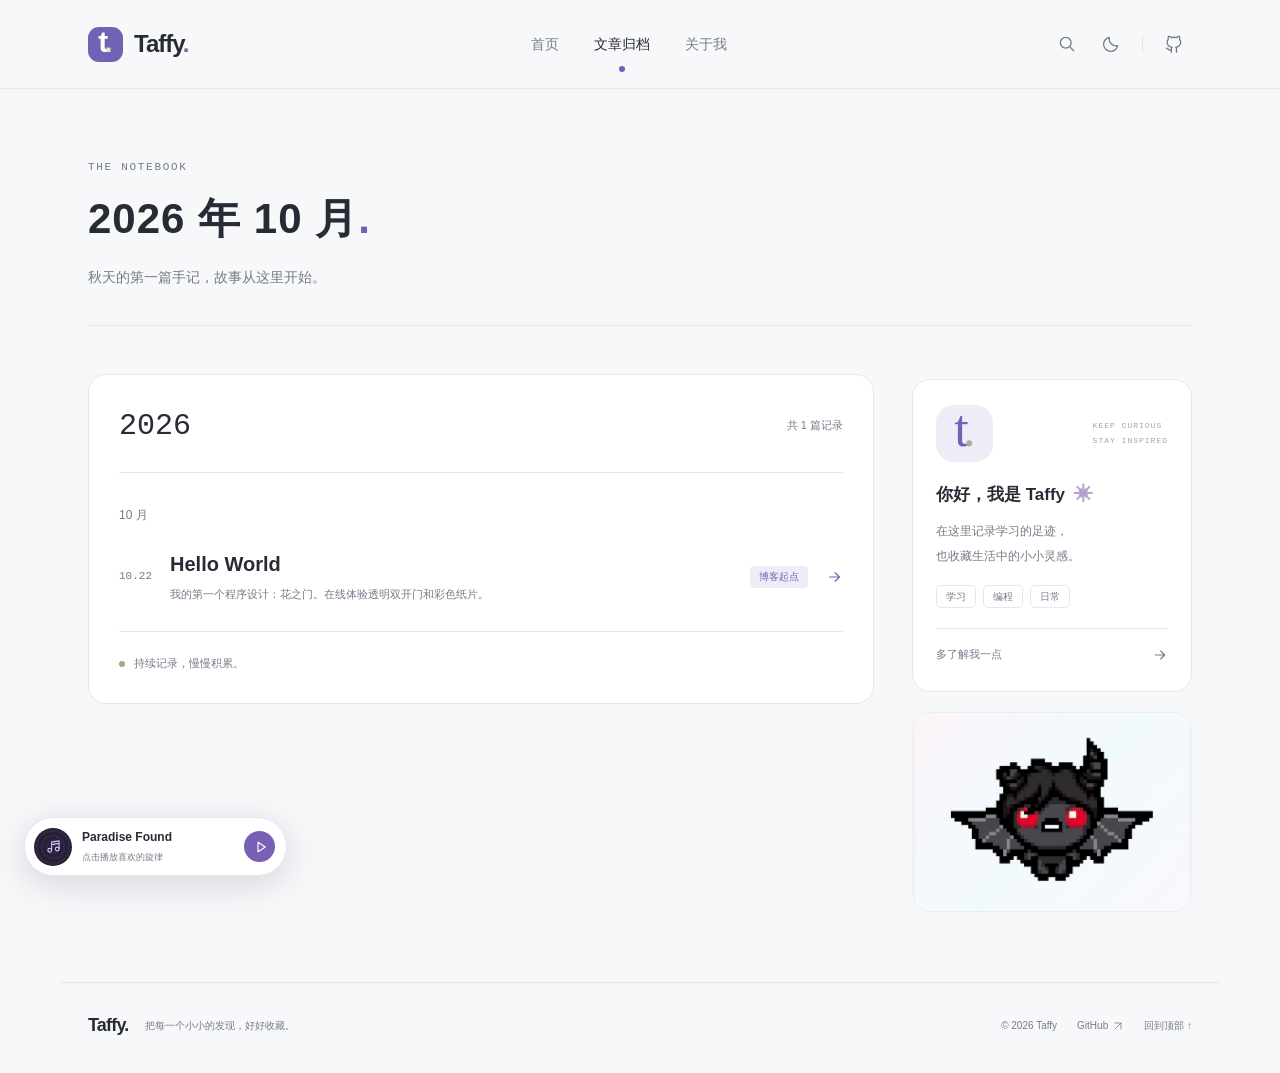
<file: archives/2026/10/index.html>
<!DOCTYPE html>
<html lang="zh-CN" id="top">
<head>
  <meta charset="utf-8"><meta name="viewport" content="width=device-width, initial-scale=1">
  <title>2026 年 10 月 · Taffy</title><meta name="description" content="秋天的第一篇手记，故事从这里开始。">
  <link rel="canonical" href="https://cfy42568b-cmd.github.io/archives/2026/10/"><link rel="icon" href="/assets/favicon.svg" type="image/svg+xml">
  <meta name="color-scheme" content="light dark"><meta name="theme-color" content="#f7f8fa">
  <meta property="og:type" content="website"><meta property="og:title" content="2026 年 10 月 · Taffy"><meta property="og:description" content="秋天的第一篇手记，故事从这里开始。"><meta property="og:url" content="https://cfy42568b-cmd.github.io/archives/2026/10/"><meta property="og:site_name" content="Taffy 的学习手记"><meta property="og:locale" content="zh_CN"><meta name="twitter:card" content="summary">
  <script>(()=>{document.documentElement.classList.add('js');try{const t=localStorage.getItem('taffy-theme');if(t==='light'||t==='dark')document.documentElement.dataset.theme=t;else if(matchMedia('(prefers-color-scheme: dark)').matches)document.documentElement.dataset.theme='dark';}catch(e){if(matchMedia('(prefers-color-scheme: dark)').matches)document.documentElement.dataset.theme='dark';}})();</script>
  <link rel="stylesheet" href="/css/taffy.css?v=97328b5d8782"><script src="/js/taffy.js?v=270c802d1d26" defer></script>
  <link rel="stylesheet" href="/css/music.css?v=56761fa14e0e"><script src="/js/music.js?v=e7cfc3310bb4" defer></script>
</head><body><a class="skip-link" href="#main">跳到主要内容</a>
    <header class="site-header"><div class="shell header-inner">
      <a class="brand" href="/" aria-label="Taffy 博客首页"><span class="brand-mark">t<span>.</span></span><span>Taffy<span class="brand-dot">.</span></span></a>
      <nav class="site-nav" id="site-nav" aria-label="主导航"><a href="/">首页</a><a href="/archives/?v=20261115-alpine-meadow" aria-current="page">文章归档</a><a href="/about/">关于我</a></nav>
      <div class="header-actions"><button class="icon-button js-only" type="button" data-search-open aria-label="搜索文章"><svg class="icon " width="20" height="20" viewBox="0 0 24 24" fill="none" stroke="currentColor" stroke-width="1.6" stroke-linecap="round" stroke-linejoin="round" aria-hidden="true"><circle cx="10.5" cy="10.5" r="6.5"/><path d="m16 16 4 4"/></svg></button><button class="icon-button theme-toggle js-only" type="button" aria-label="切换到深色模式" aria-pressed="false"><svg class="icon moon-icon" width="20" height="20" viewBox="0 0 24 24" fill="none" stroke="currentColor" stroke-width="1.6" stroke-linecap="round" stroke-linejoin="round" aria-hidden="true"><path d="M20 14A8.5 8.5 0 0 1 10 4a8.5 8.5 0 1 0 10 10Z"/></svg><svg class="icon sun-icon" width="20" height="20" viewBox="0 0 24 24" fill="none" stroke="currentColor" stroke-width="1.6" stroke-linecap="round" stroke-linejoin="round" aria-hidden="true"><circle cx="12" cy="12" r="4"/><path d="M12 2v2m0 16v2M2 12h2m16 0h2M5 5l1.5 1.5m11 11L19 19M5 19l1.5-1.5m11-11L19 5"/></svg></button><span class="header-divider"></span><a class="icon-button github-top" href="https://github.com/cfy42568b-cmd" target="_blank" rel="noopener noreferrer" aria-label="在新标签页打开 GitHub"><svg class="icon " width="20" height="20" viewBox="0 0 24 24" fill="none" stroke="currentColor" stroke-width="1.6" stroke-linecap="round" stroke-linejoin="round" aria-hidden="true"><path d="M9 19c-4 1-4-2-6-2m12 5v-4c0-1-.4-1.8-1-2 3-.4 6-1.5 6-6a4.7 4.7 0 0 0-1.3-3.3c.2-.8.3-2.3-.2-3.7 0 0-1.1-.3-3.6 1.3a12 12 0 0 0-6 0C6.4 2.7 5.3 3 5.3 3c-.5 1.4-.4 2.9-.2 3.7A4.7 4.7 0 0 0 3.8 10c0 4.5 3 5.6 6 6-.6.2-1 1-1 2v4"/></svg></a><button class="icon-button menu-toggle js-only" type="button" aria-label="展开导航菜单" aria-controls="site-nav" aria-expanded="false"><svg class="icon " width="20" height="20" viewBox="0 0 24 24" fill="none" stroke="currentColor" stroke-width="1.6" stroke-linecap="round" stroke-linejoin="round" aria-hidden="true"><path d="M4 7h16M4 12h16M4 17h16"/></svg></button></div>
    </div></header><main id="main" class="shell inner-main"><div class="page-intro"><span class="eyebrow">THE NOTEBOOK</span><h1>2026 年 10 月<span class="heading-period">.</span></h1><p>秋天的第一篇手记，故事从这里开始。</p></div><div class="content-layout"><section class="archive-panel" aria-labelledby="archive-year"><div class="archive-summary"><h2 id="archive-year"><a href="/archives/2026/?v=20261115-alpine-meadow">2026</a></h2><span>共 1 篇记录</span></div><div class="archive-month"><a class="month-link" href="/archives/2026/10/?v=20261115-alpine-meadow">10 月</a><a class="archive-entry" href="/2026/10/22/hello-world/"><time datetime="2026-10-22">10.22</time><div><h3>Hello World</h3><p>我的第一个程序设计：花之门。在线体验透明双开门和彩色纸片。</p></div><span class="tag">博客起点</span><svg class="icon " width="20" height="20" viewBox="0 0 24 24" fill="none" stroke="currentColor" stroke-width="1.6" stroke-linecap="round" stroke-linejoin="round" aria-hidden="true"><path d="M5 12h14m-6-6 6 6-6 6"/></svg></a></div><div class="archive-ending"><span class="status-dot"></span> 持续记录，慢慢积累。</div></section><aside class="sidebar" aria-label="关于博客"><section class="profile-card"><div class="profile-top"><span class="avatar" aria-hidden="true">t<span>.</span></span><span class="small-stamp">KEEP CURIOUS<br>STAY INSPIRED</span></div><h2>你好，我是 Taffy<span class="wave" aria-hidden="true">✳</span></h2><p>在这里记录学习的足迹，<br>也收藏生活中的小小灵感。</p><div class="profile-tags"><span>学习</span><span>编程</span><span>日常</span></div><a class="text-link" href="/about/">多了解我一点 <svg class="icon " width="20" height="20" viewBox="0 0 24 24" fill="none" stroke="currentColor" stroke-width="1.6" stroke-linecap="round" stroke-linejoin="round" aria-hidden="true"><path d="M5 12h14m-6-6 6 6-6 6"/></svg></a></section><section class="note-card archive-image-card" aria-label="像素角色插画" style="padding:0;background:transparent"><img src="/assets/%E5%BE%AE%E4%BF%A1%E5%9B%BE%E7%89%87_20260907232736_23_25.jpg" width="1169" height="833" alt="红色眼睛、黑色翅膀的像素角色" loading="lazy" decoding="async" style="display:block;width:100%;height:auto"></section></aside></div></main><footer class="site-footer shell"><div><a class="footer-brand" href="/">Taffy.</a><span>把每一个小小的发现，好好收藏。</span></div><div class="footer-meta"><span>© 2026 Taffy</span><a href="https://github.com/cfy42568b-cmd" target="_blank" rel="noopener noreferrer">GitHub <svg class="icon " width="20" height="20" viewBox="0 0 24 24" fill="none" stroke="currentColor" stroke-width="1.6" stroke-linecap="round" stroke-linejoin="round" aria-hidden="true"><path d="M6 18 18 6M6 6h12v12"/></svg></a><a href="#top" aria-label="返回顶部">回到顶部 ↑</a></div></footer>
    <dialog class="search-dialog" aria-labelledby="search-title"><div class="search-heading"><h2 id="search-title">找一篇文章</h2><button type="button" class="icon-button" data-search-close aria-label="关闭搜索"><svg class="icon " width="20" height="20" viewBox="0 0 24 24" fill="none" stroke="currentColor" stroke-width="1.6" stroke-linecap="round" stroke-linejoin="round" aria-hidden="true"><path d="m6 6 12 12M6 18 18 6"/></svg></button></div><label class="search-field"><svg class="icon " width="20" height="20" viewBox="0 0 24 24" fill="none" stroke="currentColor" stroke-width="1.6" stroke-linecap="round" stroke-linejoin="round" aria-hidden="true"><circle cx="10.5" cy="10.5" r="6.5"/><path d="m16 16 4 4"/></svg><input type="search" id="article-search" placeholder="搜索标题、内容或关键词…" aria-label="搜索标题、内容或关键词" autocomplete="off"></label><p class="search-status" role="status" aria-live="polite">共 3 篇文章</p><div class="search-results"><a class="search-result" href="/2026/11/18/banyan-corner/" data-search-text="榕影街角 榕树 城市 废墟 建模 微缩 Three.js"><span><strong>榕影街角</strong><small>2026.11.18 · 程序设计</small></span></a><a class="search-result" href="/2026/11/15/alpine-meadow/" data-search-text="山间牧歌 Three.js 3D 微缩 牧场 山泉 瀑布 雪山 木屋 溪流 牛羊 交互 程序设计 Alpine Meadow"><span><strong>山间牧歌：用 Three.js 搭建一个山地牧场小镇</strong><small>2026.11.15 · 程序设计</small></span><svg class="icon" width="20" height="20" viewBox="0 0 24 24" fill="none" stroke="currentColor" stroke-width="1.6" stroke-linecap="round" stroke-linejoin="round" aria-hidden="true"><path d="M5 12h14m-6-6 6 6-6 6"/></svg></a><a class="search-result" href="/2026/11/03/qiangwang-cup-reflections/" data-search-text="强网杯后有感 ctf 团队赛 第六名 天宫 比赛 这是我第一次参加ctf团队赛，最开始打到了第六名，以为是我们很有实力，结果是大佬还没来参赛呢。。。这次比赛让我看到了我与天宫的差距，也让我了解到了比赛的黑暗面😱😱😱😱"><span><strong>强网杯后有感</strong><small>2026.11.03 · CTF 随笔</small></span><svg class="icon " width="20" height="20" viewBox="0 0 24 24" fill="none" stroke="currentColor" stroke-width="1.6" stroke-linecap="round" stroke-linejoin="round" aria-hidden="true"><path d="M5 12h14m-6-6 6 6-6 6"/></svg></a><a class="search-result" href="/2026/10/22/hello-world/" data-search-text="hello world 博客 第一篇 我的第一个程序设计 花之门 透明门 彩色纸片 交互 在线体验 cbh.taffy"><span><strong>Hello World · 我的第一个程序设计</strong><small>2026.10.22 · 博客起点 / 程序设计</small></span><svg class="icon " width="20" height="20" viewBox="0 0 24 24" fill="none" stroke="currentColor" stroke-width="1.6" stroke-linecap="round" stroke-linejoin="round" aria-hidden="true"><path d="M5 12h14m-6-6 6 6-6 6"/></svg></a><p class="search-empty" hidden>还没有找到相关笔记，换个关键词试试吧。</p></div><p class="search-hint"><kbd>Esc</kbd> 关闭 <span>·</span> <kbd>/</kbd> 快速搜索</p></dialog></body></html>
</file>
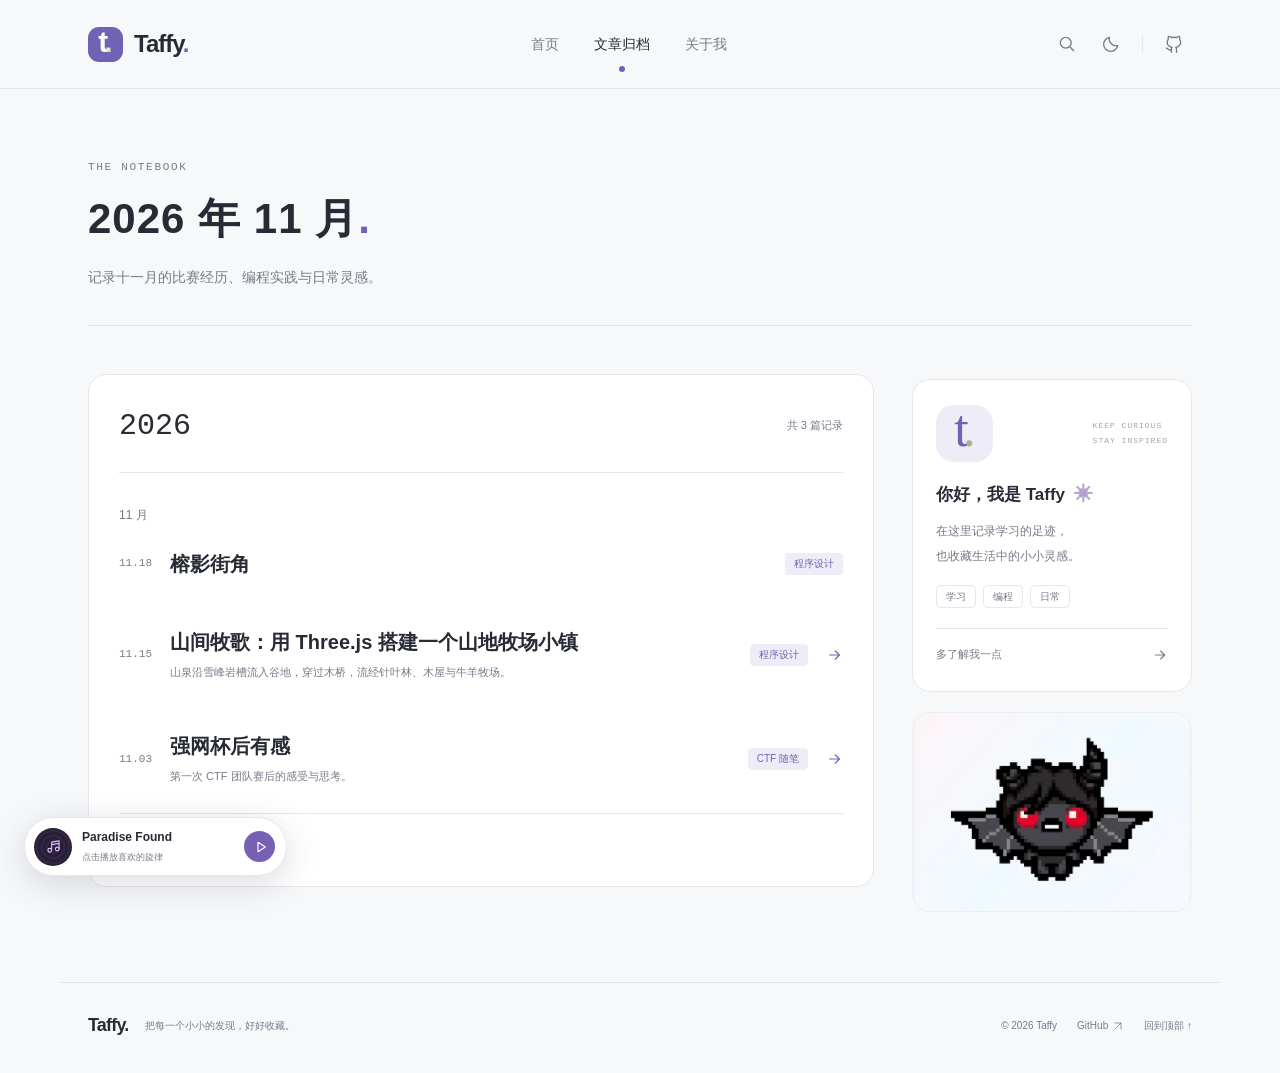
<file: archives/2026/11/index.html>
<!DOCTYPE html>
<html lang="zh-CN" id="top">
<head>
  <meta charset="utf-8"><meta name="viewport" content="width=device-width, initial-scale=1">
  <title>2026 年 11 月 · Taffy</title><meta name="description" content="记录十一月的比赛经历、编程实践与日常灵感。">
  <link rel="canonical" href="https://taffy.xin/archives/2026/11/"><link rel="icon" href="/assets/favicon.svg" type="image/svg+xml">
  <meta name="color-scheme" content="light dark"><meta name="theme-color" content="#f7f8fa">
  <meta property="og:type" content="website"><meta property="og:title" content="2026 年 11 月 · Taffy"><meta property="og:description" content="记录十一月的比赛经历、编程实践与日常灵感。"><meta property="og:url" content="https://taffy.xin/archives/2026/11/"><meta property="og:site_name" content="Taffy 的学习手记"><meta property="og:locale" content="zh_CN"><meta name="twitter:card" content="summary">
  <script>(()=>{document.documentElement.classList.add('js');try{const t=localStorage.getItem('taffy-theme');if(t==='light'||t==='dark')document.documentElement.dataset.theme=t;else if(matchMedia('(prefers-color-scheme: dark)').matches)document.documentElement.dataset.theme='dark';}catch(e){if(matchMedia('(prefers-color-scheme: dark)').matches)document.documentElement.dataset.theme='dark';}})();</script>
  <link rel="stylesheet" href="/css/taffy.css?v=97328b5d8782"><script src="/js/taffy.js?v=270c802d1d26" defer></script>
  <link rel="stylesheet" href="/css/music.css?v=56761fa14e0e"><script src="/js/music.js?v=e7cfc3310bb4" defer></script>
</head><body><a class="skip-link" href="#main">跳到主要内容</a>
    <header class="site-header"><div class="shell header-inner">
      <a class="brand" href="/" aria-label="Taffy 博客首页"><span class="brand-mark">t<span>.</span></span><span>Taffy<span class="brand-dot">.</span></span></a>
      <nav class="site-nav" id="site-nav" aria-label="主导航"><a href="/">首页</a><a href="/archives/?v=20261115-alpine-meadow" aria-current="page">文章归档</a><a href="/about/">关于我</a></nav>
      <div class="header-actions"><button class="icon-button js-only" type="button" data-search-open aria-label="搜索文章"><svg class="icon " width="20" height="20" viewBox="0 0 24 24" fill="none" stroke="currentColor" stroke-width="1.6" stroke-linecap="round" stroke-linejoin="round" aria-hidden="true"><circle cx="10.5" cy="10.5" r="6.5"/><path d="m16 16 4 4"/></svg></button><button class="icon-button theme-toggle js-only" type="button" aria-label="切换到深色模式" aria-pressed="false"><svg class="icon moon-icon" width="20" height="20" viewBox="0 0 24 24" fill="none" stroke="currentColor" stroke-width="1.6" stroke-linecap="round" stroke-linejoin="round" aria-hidden="true"><path d="M20 14A8.5 8.5 0 0 1 10 4a8.5 8.5 0 1 0 10 10Z"/></svg><svg class="icon sun-icon" width="20" height="20" viewBox="0 0 24 24" fill="none" stroke="currentColor" stroke-width="1.6" stroke-linecap="round" stroke-linejoin="round" aria-hidden="true"><circle cx="12" cy="12" r="4"/><path d="M12 2v2m0 16v2M2 12h2m16 0h2M5 5l1.5 1.5m11 11L19 19M5 19l1.5-1.5m11-11L19 5"/></svg></button><span class="header-divider"></span><a class="icon-button github-top" href="https://github.com/cfy42568b-cmd" target="_blank" rel="noopener noreferrer" aria-label="在新标签页打开 GitHub"><svg class="icon " width="20" height="20" viewBox="0 0 24 24" fill="none" stroke="currentColor" stroke-width="1.6" stroke-linecap="round" stroke-linejoin="round" aria-hidden="true"><path d="M9 19c-4 1-4-2-6-2m12 5v-4c0-1-.4-1.8-1-2 3-.4 6-1.5 6-6a4.7 4.7 0 0 0-1.3-3.3c.2-.8.3-2.3-.2-3.7 0 0-1.1-.3-3.6 1.3a12 12 0 0 0-6 0C6.4 2.7 5.3 3 5.3 3c-.5 1.4-.4 2.9-.2 3.7A4.7 4.7 0 0 0 3.8 10c0 4.5 3 5.6 6 6-.6.2-1 1-1 2v4"/></svg></a><button class="icon-button menu-toggle js-only" type="button" aria-label="展开导航菜单" aria-controls="site-nav" aria-expanded="false"><svg class="icon " width="20" height="20" viewBox="0 0 24 24" fill="none" stroke="currentColor" stroke-width="1.6" stroke-linecap="round" stroke-linejoin="round" aria-hidden="true"><path d="M4 7h16M4 12h16M4 17h16"/></svg></button></div>
    </div></header><main id="main" class="shell inner-main"><div class="page-intro"><span class="eyebrow">THE NOTEBOOK</span><h1>2026 年 11 月<span class="heading-period">.</span></h1><p>记录十一月的比赛经历、编程实践与日常灵感。</p></div><div class="content-layout"><section class="archive-panel" aria-labelledby="archive-year"><div class="archive-summary"><h2 id="archive-year"><a href="/archives/2026/?v=20261115-alpine-meadow">2026</a></h2><span>共 3 篇记录</span></div><div class="archive-month"><a class="month-link" href="/archives/2026/11/?v=20261115-alpine-meadow">11 月</a><a class="archive-entry" href="/2026/11/18/banyan-corner/"><time datetime="2026-11-18">11.18</time><div><h3>榕影街角</h3></div><span class="tag">程序设计</span></a><a class="archive-entry" href="/2026/11/15/alpine-meadow/"><time datetime="2026-11-15">11.15</time><div><h3>山间牧歌：用 Three.js 搭建一个山地牧场小镇</h3><p>山泉沿雪峰岩槽流入谷地，穿过木桥，流经针叶林、木屋与牛羊牧场。</p></div><span class="tag">程序设计</span><svg class="icon" width="20" height="20" viewBox="0 0 24 24" fill="none" stroke="currentColor" stroke-width="1.6" stroke-linecap="round" stroke-linejoin="round" aria-hidden="true"><path d="M5 12h14m-6-6 6 6-6 6"/></svg></a><a class="archive-entry" href="/2026/11/03/qiangwang-cup-reflections/"><time datetime="2026-11-03">11.03</time><div><h3>强网杯后有感</h3><p>第一次 CTF 团队赛后的感受与思考。</p></div><span class="tag">CTF 随笔</span><svg class="icon " width="20" height="20" viewBox="0 0 24 24" fill="none" stroke="currentColor" stroke-width="1.6" stroke-linecap="round" stroke-linejoin="round" aria-hidden="true"><path d="M5 12h14m-6-6 6 6-6 6"/></svg></a></div><div class="archive-ending"><span class="status-dot"></span> 持续记录，慢慢积累。</div></section><aside class="sidebar" aria-label="关于博客"><section class="profile-card"><div class="profile-top"><span class="avatar" aria-hidden="true">t<span>.</span></span><span class="small-stamp">KEEP CURIOUS<br>STAY INSPIRED</span></div><h2>你好，我是 Taffy<span class="wave" aria-hidden="true">✳</span></h2><p>在这里记录学习的足迹，<br>也收藏生活中的小小灵感。</p><div class="profile-tags"><span>学习</span><span>编程</span><span>日常</span></div><a class="text-link" href="/about/">多了解我一点 <svg class="icon " width="20" height="20" viewBox="0 0 24 24" fill="none" stroke="currentColor" stroke-width="1.6" stroke-linecap="round" stroke-linejoin="round" aria-hidden="true"><path d="M5 12h14m-6-6 6 6-6 6"/></svg></a></section><section class="note-card archive-image-card" aria-label="像素角色插画" style="padding:0;background:transparent"><img src="/assets/%E5%BE%AE%E4%BF%A1%E5%9B%BE%E7%89%87_20260907232736_23_25.jpg" width="1169" height="833" alt="红色眼睛、黑色翅膀的像素角色" loading="lazy" decoding="async" style="display:block;width:100%;height:auto"></section></aside></div></main><footer class="site-footer shell"><div><a class="footer-brand" href="/">Taffy.</a><span>把每一个小小的发现，好好收藏。</span></div><div class="footer-meta"><span>© 2026 Taffy</span><a href="https://github.com/cfy42568b-cmd" target="_blank" rel="noopener noreferrer">GitHub <svg class="icon " width="20" height="20" viewBox="0 0 24 24" fill="none" stroke="currentColor" stroke-width="1.6" stroke-linecap="round" stroke-linejoin="round" aria-hidden="true"><path d="M6 18 18 6M6 6h12v12"/></svg></a><a href="#top" aria-label="返回顶部">回到顶部 ↑</a></div></footer>
    <dialog class="search-dialog" aria-labelledby="search-title"><div class="search-heading"><h2 id="search-title">找一篇文章</h2><button type="button" class="icon-button" data-search-close aria-label="关闭搜索"><svg class="icon " width="20" height="20" viewBox="0 0 24 24" fill="none" stroke="currentColor" stroke-width="1.6" stroke-linecap="round" stroke-linejoin="round" aria-hidden="true"><path d="m6 6 12 12M6 18 18 6"/></svg></button></div><label class="search-field"><svg class="icon " width="20" height="20" viewBox="0 0 24 24" fill="none" stroke="currentColor" stroke-width="1.6" stroke-linecap="round" stroke-linejoin="round" aria-hidden="true"><circle cx="10.5" cy="10.5" r="6.5"/><path d="m16 16 4 4"/></svg><input type="search" id="article-search" placeholder="搜索标题、内容或关键词…" aria-label="搜索标题、内容或关键词" autocomplete="off"></label><p class="search-status" role="status" aria-live="polite">共 3 篇文章</p><div class="search-results"><a class="search-result" href="/2026/11/18/banyan-corner/" data-search-text="榕影街角 榕树 城市 废墟 建模 微缩 Three.js"><span><strong>榕影街角</strong><small>2026.11.18 · 程序设计</small></span></a><a class="search-result" href="/2026/11/15/alpine-meadow/" data-search-text="山间牧歌 Three.js 3D 微缩 牧场 山泉 瀑布 雪山 木屋 溪流 牛羊 交互 程序设计 Alpine Meadow"><span><strong>山间牧歌：用 Three.js 搭建一个山地牧场小镇</strong><small>2026.11.15 · 程序设计</small></span><svg class="icon" width="20" height="20" viewBox="0 0 24 24" fill="none" stroke="currentColor" stroke-width="1.6" stroke-linecap="round" stroke-linejoin="round" aria-hidden="true"><path d="M5 12h14m-6-6 6 6-6 6"/></svg></a><a class="search-result" href="/2026/11/03/qiangwang-cup-reflections/" data-search-text="强网杯后有感 ctf 团队赛 第六名 天宫 比赛 这是我第一次参加ctf团队赛，最开始打到了第六名，以为是我们很有实力，结果是大佬还没来参赛呢。。。这次比赛让我看到了我与天宫的差距，也让我了解到了比赛的黑暗面😱😱😱😱"><span><strong>强网杯后有感</strong><small>2026.11.03 · CTF 随笔</small></span><svg class="icon " width="20" height="20" viewBox="0 0 24 24" fill="none" stroke="currentColor" stroke-width="1.6" stroke-linecap="round" stroke-linejoin="round" aria-hidden="true"><path d="M5 12h14m-6-6 6 6-6 6"/></svg></a><a class="search-result" href="/2026/10/22/hello-world/" data-search-text="hello world 博客 第一篇 我的第一个程序设计 花之门 透明门 彩色纸片 交互 在线体验 cbh.taffy"><span><strong>Hello World · 我的第一个程序设计</strong><small>2026.10.22 · 博客起点 / 程序设计</small></span><svg class="icon " width="20" height="20" viewBox="0 0 24 24" fill="none" stroke="currentColor" stroke-width="1.6" stroke-linecap="round" stroke-linejoin="round" aria-hidden="true"><path d="M5 12h14m-6-6 6 6-6 6"/></svg></a><p class="search-empty" hidden>还没有找到相关笔记，换个关键词试试吧。</p></div><p class="search-hint"><kbd>Esc</kbd> 关闭 <span>·</span> <kbd>/</kbd> 快速搜索</p></dialog></body></html>
</file>
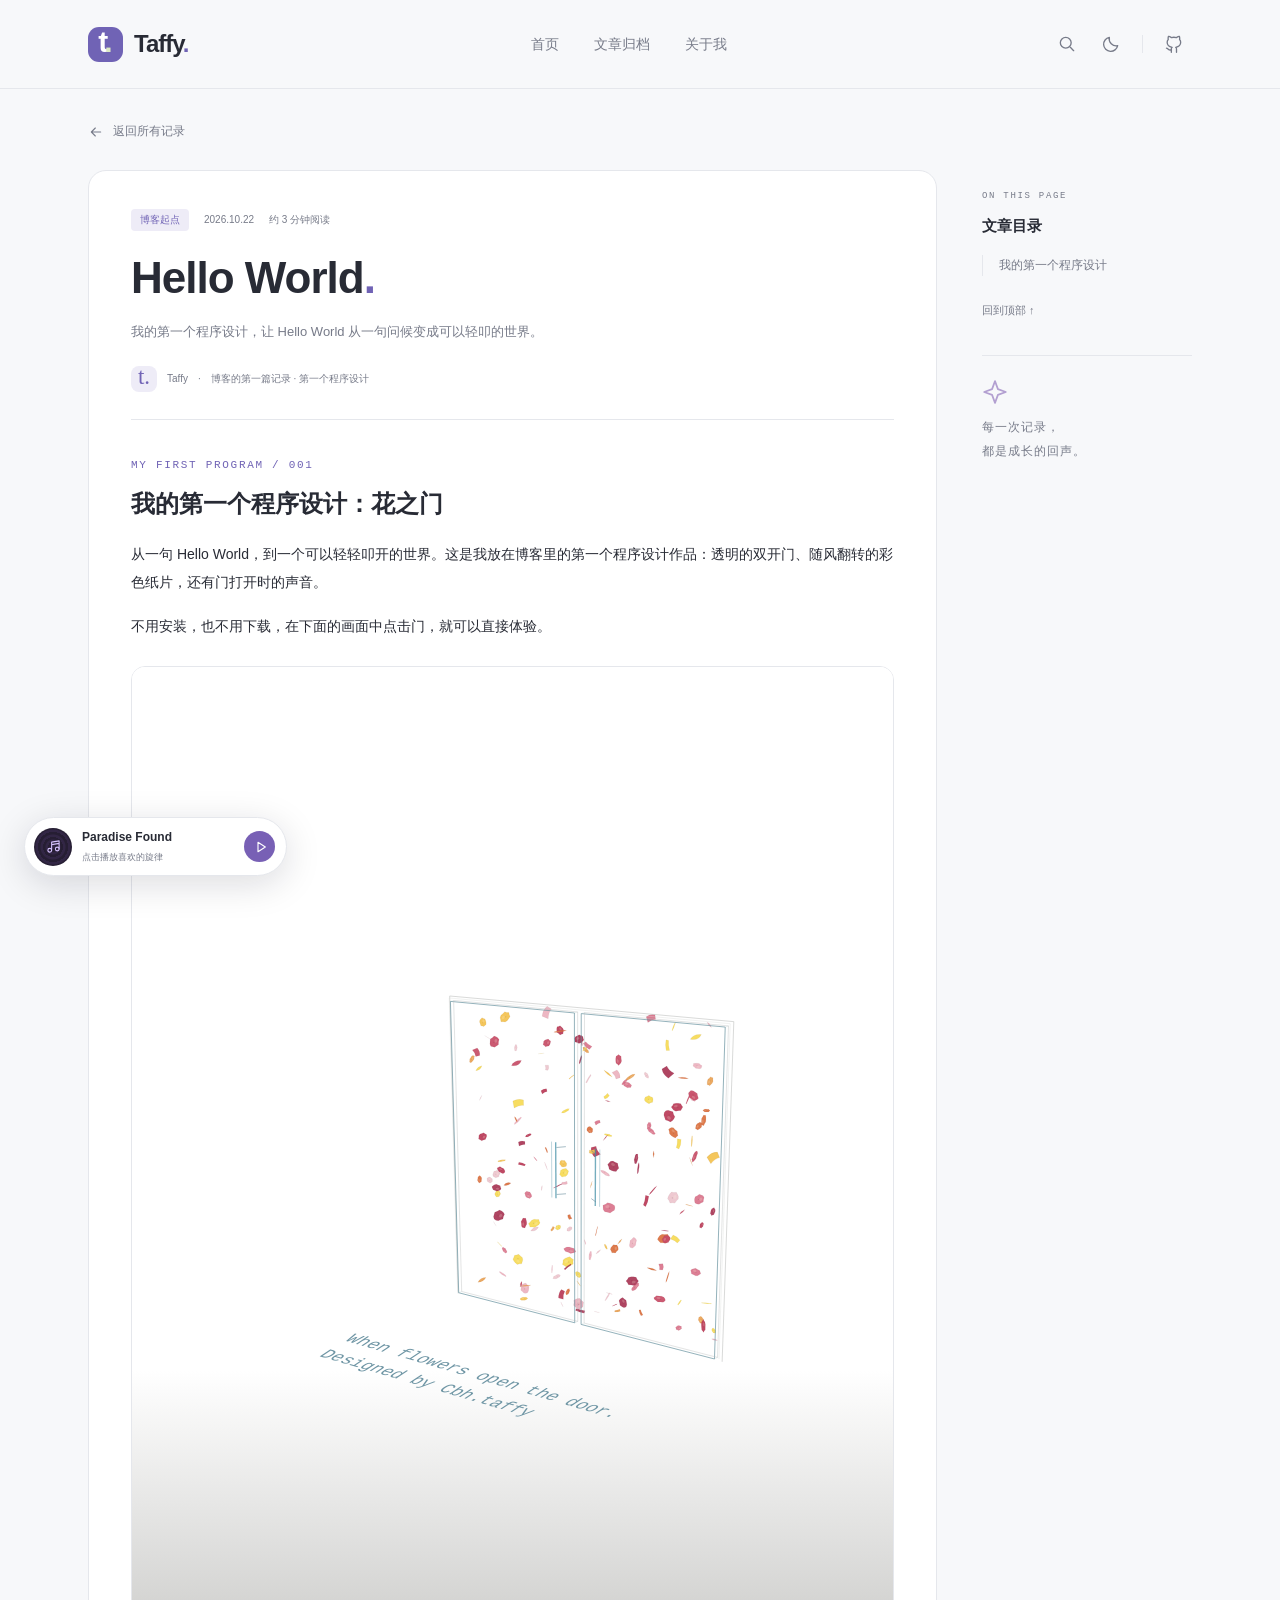
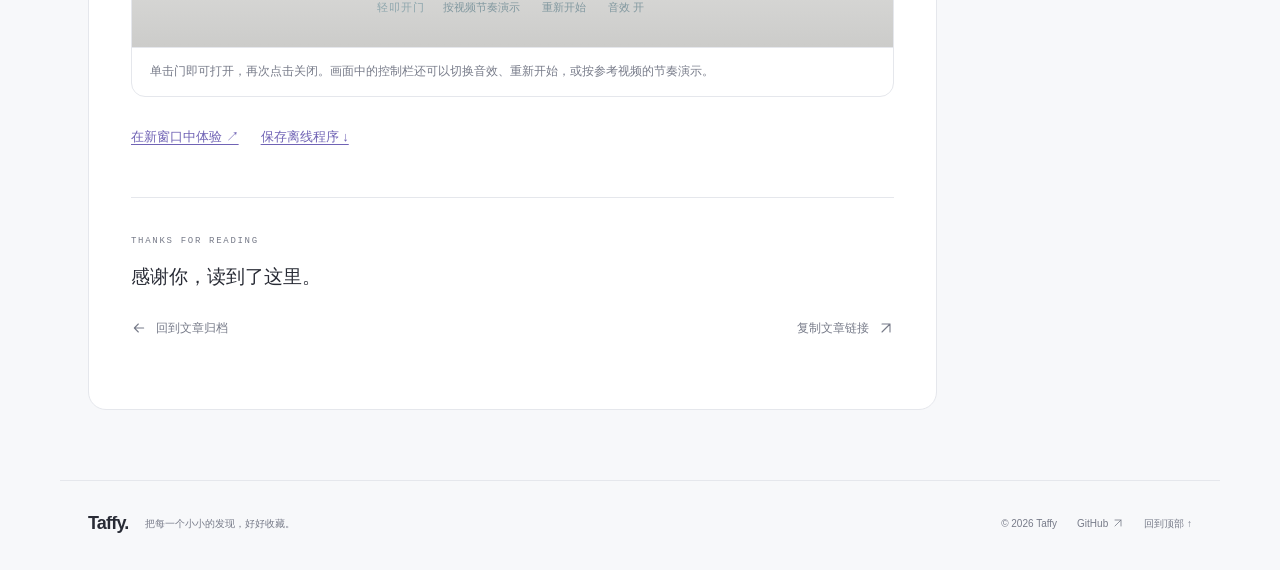
<file: 2026/10/22/hello-world/index.html>
<!DOCTYPE html>
<html lang="zh-CN" id="top">
<head>
  <meta charset="utf-8"><meta name="viewport" content="width=device-width, initial-scale=1">
  <title>Hello World · 我的第一个程序设计 · Taffy</title><meta name="description" content="我的第一个程序设计：花之门。在文章里直接体验透明双开门和彩色纸片。">
  <link rel="canonical" href="https://cfy42568b-cmd.github.io/2026/10/22/hello-world/"><link rel="icon" href="/assets/favicon.svg" type="image/svg+xml">
  <meta name="color-scheme" content="light dark"><meta name="theme-color" content="#f7f8fa">
  <meta property="og:type" content="article"><meta property="og:title" content="Hello World · 我的第一个程序设计 · Taffy"><meta property="og:description" content="我的第一个程序设计：花之门。在文章里直接体验透明双开门和彩色纸片。"><meta property="og:url" content="https://cfy42568b-cmd.github.io/2026/10/22/hello-world/"><meta property="og:site_name" content="Taffy 的学习手记"><meta property="og:locale" content="zh_CN"><meta name="twitter:card" content="summary">
  <script>(()=>{document.documentElement.classList.add('js');try{const t=localStorage.getItem('taffy-theme');if(t==='light'||t==='dark')document.documentElement.dataset.theme=t;else if(matchMedia('(prefers-color-scheme: dark)').matches)document.documentElement.dataset.theme='dark';}catch(e){if(matchMedia('(prefers-color-scheme: dark)').matches)document.documentElement.dataset.theme='dark';}})();</script>
  <link rel="stylesheet" href="/css/taffy.css?v=97328b5d8782"><script src="/js/taffy.js?v=270c802d1d26" defer></script>
  <link rel="stylesheet" href="/css/music.css?v=56761fa14e0e"><script src="/js/music.js?v=e7cfc3310bb4" defer></script>
  <link rel="stylesheet" href="/css/program-embed.css?v=4097023262a1">
</head><body><a class="skip-link" href="#main">跳到主要内容</a>
    <header class="site-header"><div class="shell header-inner">
      <a class="brand" href="/" aria-label="Taffy 博客首页"><span class="brand-mark">t<span>.</span></span><span>Taffy<span class="brand-dot">.</span></span></a>
      <nav class="site-nav" id="site-nav" aria-label="主导航"><a href="/">首页</a><a href="/archives/?v=20261115-alpine-meadow">文章归档</a><a href="/about/">关于我</a></nav>
      <div class="header-actions"><button class="icon-button js-only" type="button" data-search-open aria-label="搜索文章"><svg class="icon " width="20" height="20" viewBox="0 0 24 24" fill="none" stroke="currentColor" stroke-width="1.6" stroke-linecap="round" stroke-linejoin="round" aria-hidden="true"><circle cx="10.5" cy="10.5" r="6.5"/><path d="m16 16 4 4"/></svg></button><button class="icon-button theme-toggle js-only" type="button" aria-label="切换到深色模式" aria-pressed="false"><svg class="icon moon-icon" width="20" height="20" viewBox="0 0 24 24" fill="none" stroke="currentColor" stroke-width="1.6" stroke-linecap="round" stroke-linejoin="round" aria-hidden="true"><path d="M20 14A8.5 8.5 0 0 1 10 4a8.5 8.5 0 1 0 10 10Z"/></svg><svg class="icon sun-icon" width="20" height="20" viewBox="0 0 24 24" fill="none" stroke="currentColor" stroke-width="1.6" stroke-linecap="round" stroke-linejoin="round" aria-hidden="true"><circle cx="12" cy="12" r="4"/><path d="M12 2v2m0 16v2M2 12h2m16 0h2M5 5l1.5 1.5m11 11L19 19M5 19l1.5-1.5m11-11L19 5"/></svg></button><span class="header-divider"></span><a class="icon-button github-top" href="https://github.com/cfy42568b-cmd" target="_blank" rel="noopener noreferrer" aria-label="在新标签页打开 GitHub"><svg class="icon " width="20" height="20" viewBox="0 0 24 24" fill="none" stroke="currentColor" stroke-width="1.6" stroke-linecap="round" stroke-linejoin="round" aria-hidden="true"><path d="M9 19c-4 1-4-2-6-2m12 5v-4c0-1-.4-1.8-1-2 3-.4 6-1.5 6-6a4.7 4.7 0 0 0-1.3-3.3c.2-.8.3-2.3-.2-3.7 0 0-1.1-.3-3.6 1.3a12 12 0 0 0-6 0C6.4 2.7 5.3 3 5.3 3c-.5 1.4-.4 2.9-.2 3.7A4.7 4.7 0 0 0 3.8 10c0 4.5 3 5.6 6 6-.6.2-1 1-1 2v4"/></svg></a><button class="icon-button menu-toggle js-only" type="button" aria-label="展开导航菜单" aria-controls="site-nav" aria-expanded="false"><svg class="icon " width="20" height="20" viewBox="0 0 24 24" fill="none" stroke="currentColor" stroke-width="1.6" stroke-linecap="round" stroke-linejoin="round" aria-hidden="true"><path d="M4 7h16M4 12h16M4 17h16"/></svg></button></div>
    </div></header><div class="reading-progress" aria-hidden="true"><span></span></div><main id="main" class="shell inner-main article-main"><a class="text-link back-link" href="/"><svg class="icon " width="20" height="20" viewBox="0 0 24 24" fill="none" stroke="currentColor" stroke-width="1.6" stroke-linecap="round" stroke-linejoin="round" aria-hidden="true"><path d="M19 12H5m6-6-6 6 6 6"/></svg> 返回所有记录</a><div class="article-layout"><article class="article-paper" itemscope itemtype="https://schema.org/BlogPosting"><header class="article-heading"><div class="post-meta"><span class="tag">博客起点</span><time datetime="2026-10-22T13:47:17.910Z" itemprop="datePublished">2026.10.22</time><span>约 3 分钟阅读</span></div><h1 itemprop="headline">Hello World<span class="heading-period">.</span></h1><p class="article-subtitle">我的第一个程序设计，让 Hello World 从一句问候变成可以轻叩的世界。</p><div class="article-author"><span class="mini-avatar" aria-hidden="true">t.</span><span itemprop="author" itemscope itemtype="https://schema.org/Person"><span itemprop="name">Taffy</span></span><span>·</span><span>博客的第一篇记录 · 第一个程序设计</span></div></header><div class="article-entry" itemprop="articleBody"><section class="program-intro" aria-labelledby="my-first-program">
<span class="eyebrow">MY FIRST PROGRAM / 001</span>
<h2 id="my-first-program">我的第一个程序设计：花之门</h2>
<p>从一句 Hello World，到一个可以轻轻叩开的世界。这是我放在博客里的第一个程序设计作品：透明的双开门、随风翻转的彩色纸片，还有门打开时的声音。</p>
<p>不用安装，也不用下载，在下面的画面中点击门，就可以直接体验。</p>
<figure class="program-figure">
<iframe class="program-frame" id="flower-door-demo" src="/programs/flower-door/index.html?v=b44c334dfb0a" title="我的第一个程序设计：花之门，可点击的透明双开门和彩色纸片" loading="lazy" sandbox="allow-scripts" allow="autoplay; fullscreen" allowfullscreen aria-describedby="program-caption"></iframe>
<figcaption id="program-caption">单击门即可打开，再次点击关闭。画面中的控制栏还可以切换音效、重新开始，或按参考视频的节奏演示。</figcaption>
</figure>
<div class="program-actions"><a href="/programs/flower-door/index.html?v=b44c334dfb0a" target="_blank" rel="noopener noreferrer">在新窗口中体验 ↗</a><a href="/programs/flower-door/index.html?v=b44c334dfb0a" download="Cbh-taffy-flower-door.html">保存离线程序 ↓</a></div>
<noscript><p>请开启 JavaScript 体验交互程序，也可以<a href="/programs/flower-door/index.html">在独立页面打开花之门</a>。</p></noscript>
</section>
</div><footer class="article-end"><span class="eyebrow">THANKS FOR READING</span><p>感谢你，读到了这里。</p><div><a class="text-link" href="/archives/?v=20261115-alpine-meadow"><svg class="icon " width="20" height="20" viewBox="0 0 24 24" fill="none" stroke="currentColor" stroke-width="1.6" stroke-linecap="round" stroke-linejoin="round" aria-hidden="true"><path d="M19 12H5m6-6-6 6 6 6"/></svg> 回到文章归档</a><button type="button" class="text-link copy-link js-only">复制文章链接 <svg class="icon " width="20" height="20" viewBox="0 0 24 24" fill="none" stroke="currentColor" stroke-width="1.6" stroke-linecap="round" stroke-linejoin="round" aria-hidden="true"><path d="M6 18 18 6M6 6h12v12"/></svg></button></div><span class="copy-status" role="status" aria-live="polite"></span></footer></article><aside class="article-sidebar"><div class="toc"><span class="eyebrow">ON THIS PAGE</span><h2>文章目录</h2><nav aria-label="文章目录"><a href="#my-first-program">我的第一个程序设计</a></nav><a class="toc-top" href="#top">回到顶部 ↑</a></div><div class="reading-note"><svg class="icon " width="20" height="20" viewBox="0 0 24 24" fill="none" stroke="currentColor" stroke-width="1.6" stroke-linecap="round" stroke-linejoin="round" aria-hidden="true"><path d="m12 2 2.7 7.3L22 12l-7.3 2.7L12 22l-2.7-7.3L2 12l7.3-2.7Z"/></svg><p>每一次记录，<br>都是成长的回声。</p></div></aside></div></main><footer class="site-footer shell"><div><a class="footer-brand" href="/">Taffy.</a><span>把每一个小小的发现，好好收藏。</span></div><div class="footer-meta"><span>© 2026 Taffy</span><a href="https://github.com/cfy42568b-cmd" target="_blank" rel="noopener noreferrer">GitHub <svg class="icon " width="20" height="20" viewBox="0 0 24 24" fill="none" stroke="currentColor" stroke-width="1.6" stroke-linecap="round" stroke-linejoin="round" aria-hidden="true"><path d="M6 18 18 6M6 6h12v12"/></svg></a><a href="#top" aria-label="返回顶部">回到顶部 ↑</a></div></footer>
    <dialog class="search-dialog" aria-labelledby="search-title"><div class="search-heading"><h2 id="search-title">找一篇文章</h2><button type="button" class="icon-button" data-search-close aria-label="关闭搜索"><svg class="icon " width="20" height="20" viewBox="0 0 24 24" fill="none" stroke="currentColor" stroke-width="1.6" stroke-linecap="round" stroke-linejoin="round" aria-hidden="true"><path d="m6 6 12 12M6 18 18 6"/></svg></button></div><label class="search-field"><svg class="icon " width="20" height="20" viewBox="0 0 24 24" fill="none" stroke="currentColor" stroke-width="1.6" stroke-linecap="round" stroke-linejoin="round" aria-hidden="true"><circle cx="10.5" cy="10.5" r="6.5"/><path d="m16 16 4 4"/></svg><input type="search" id="article-search" placeholder="搜索标题、内容或关键词…" aria-label="搜索标题、内容或关键词" autocomplete="off"></label><p class="search-status" role="status" aria-live="polite">共 3 篇文章</p><div class="search-results"><a class="search-result" href="/2026/11/18/banyan-corner/" data-search-text="榕影街角 榕树 城市 废墟 建模 微缩 Three.js"><span><strong>榕影街角</strong><small>2026.11.18 · 程序设计</small></span></a><a class="search-result" href="/2026/11/15/alpine-meadow/" data-search-text="山间牧歌 Three.js 3D 微缩 牧场 山泉 瀑布 雪山 木屋 溪流 牛羊 交互 程序设计 Alpine Meadow"><span><strong>山间牧歌：用 Three.js 搭建一个山地牧场小镇</strong><small>2026.11.15 · 程序设计</small></span><svg class="icon" width="20" height="20" viewBox="0 0 24 24" fill="none" stroke="currentColor" stroke-width="1.6" stroke-linecap="round" stroke-linejoin="round" aria-hidden="true"><path d="M5 12h14m-6-6 6 6-6 6"/></svg></a><a class="search-result" href="/2026/11/03/qiangwang-cup-reflections/" data-search-text="强网杯后有感 ctf 团队赛 第六名 天宫 比赛 这是我第一次参加ctf团队赛，最开始打到了第六名，以为是我们很有实力，结果是大佬还没来参赛呢。。。这次比赛让我看到了我与天宫的差距，也让我了解到了比赛的黑暗面😱😱😱😱"><span><strong>强网杯后有感</strong><small>2026.11.03 · CTF 随笔</small></span><svg class="icon " width="20" height="20" viewBox="0 0 24 24" fill="none" stroke="currentColor" stroke-width="1.6" stroke-linecap="round" stroke-linejoin="round" aria-hidden="true"><path d="M5 12h14m-6-6 6 6-6 6"/></svg></a><a class="search-result" href="/2026/10/22/hello-world/" data-search-text="hello world 博客 第一篇 我的第一个程序设计 花之门 透明门 彩色纸片 交互 在线体验 cbh.taffy"><span><strong>Hello World · 我的第一个程序设计</strong><small>2026.10.22 · 博客起点 / 程序设计</small></span><svg class="icon " width="20" height="20" viewBox="0 0 24 24" fill="none" stroke="currentColor" stroke-width="1.6" stroke-linecap="round" stroke-linejoin="round" aria-hidden="true"><path d="M5 12h14m-6-6 6 6-6 6"/></svg></a><p class="search-empty" hidden>还没有找到相关笔记，换个关键词试试吧。</p></div><p class="search-hint"><kbd>Esc</kbd> 关闭 <span>·</span> <kbd>/</kbd> 快速搜索</p></dialog></body></html>
</file>
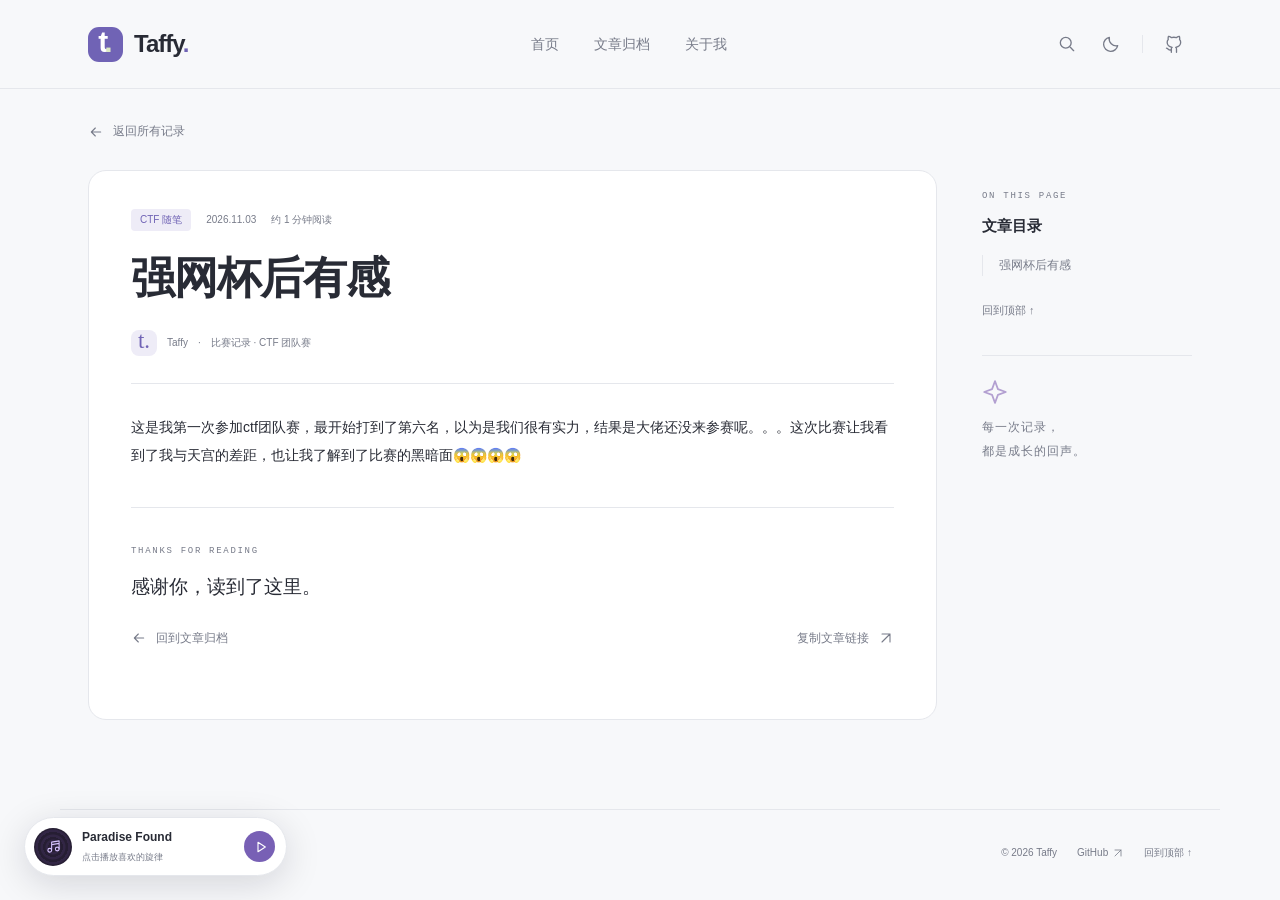
<file: 2026/11/03/qiangwang-cup-reflections/index.html>
<!DOCTYPE html>
<html lang="zh-CN" id="top">
<head>
  <meta charset="utf-8"><meta name="viewport" content="width=device-width, initial-scale=1">
  <title>强网杯后有感 · Taffy</title><meta name="description" content="这是我第一次参加ctf团队赛，最开始打到了第六名，以为是我们很有实力，结果是大佬还没来参赛呢。。。这次比赛让我看到了我与天宫的差距，也让我了解到了比赛的黑暗面😱😱😱😱">
  <link rel="canonical" href="https://taffy.xin/2026/11/03/qiangwang-cup-reflections/"><link rel="icon" href="/assets/favicon.svg" type="image/svg+xml">
  <meta name="color-scheme" content="light dark"><meta name="theme-color" content="#f7f8fa">
  <meta property="og:type" content="article"><meta property="og:title" content="强网杯后有感 · Taffy"><meta property="og:description" content="这是我第一次参加ctf团队赛，最开始打到了第六名，以为是我们很有实力，结果是大佬还没来参赛呢。。。这次比赛让我看到了我与天宫的差距，也让我了解到了比赛的黑暗面😱😱😱😱"><meta property="og:url" content="https://taffy.xin/2026/11/03/qiangwang-cup-reflections/"><meta property="og:site_name" content="Taffy 的学习手记"><meta property="og:locale" content="zh_CN"><meta name="twitter:card" content="summary">
  <script>(()=>{document.documentElement.classList.add('js');try{const t=localStorage.getItem('taffy-theme');if(t==='light'||t==='dark')document.documentElement.dataset.theme=t;else if(matchMedia('(prefers-color-scheme: dark)').matches)document.documentElement.dataset.theme='dark';}catch(e){if(matchMedia('(prefers-color-scheme: dark)').matches)document.documentElement.dataset.theme='dark';}})();</script>
  <link rel="stylesheet" href="/css/taffy.css?v=97328b5d8782"><script src="/js/taffy.js?v=270c802d1d26" defer></script>
  <link rel="stylesheet" href="/css/music.css?v=56761fa14e0e"><script src="/js/music.js?v=e7cfc3310bb4" defer></script>
  
</head><body><a class="skip-link" href="#main">跳到主要内容</a>
    <header class="site-header"><div class="shell header-inner">
      <a class="brand" href="/" aria-label="Taffy 博客首页"><span class="brand-mark">t<span>.</span></span><span>Taffy<span class="brand-dot">.</span></span></a>
      <nav class="site-nav" id="site-nav" aria-label="主导航"><a href="/">首页</a><a href="/archives/?v=20261115-alpine-meadow">文章归档</a><a href="/about/">关于我</a></nav>
      <div class="header-actions"><button class="icon-button js-only" type="button" data-search-open aria-label="搜索文章"><svg class="icon " width="20" height="20" viewBox="0 0 24 24" fill="none" stroke="currentColor" stroke-width="1.6" stroke-linecap="round" stroke-linejoin="round" aria-hidden="true"><circle cx="10.5" cy="10.5" r="6.5"/><path d="m16 16 4 4"/></svg></button><button class="icon-button theme-toggle js-only" type="button" aria-label="切换到深色模式" aria-pressed="false"><svg class="icon moon-icon" width="20" height="20" viewBox="0 0 24 24" fill="none" stroke="currentColor" stroke-width="1.6" stroke-linecap="round" stroke-linejoin="round" aria-hidden="true"><path d="M20 14A8.5 8.5 0 0 1 10 4a8.5 8.5 0 1 0 10 10Z"/></svg><svg class="icon sun-icon" width="20" height="20" viewBox="0 0 24 24" fill="none" stroke="currentColor" stroke-width="1.6" stroke-linecap="round" stroke-linejoin="round" aria-hidden="true"><circle cx="12" cy="12" r="4"/><path d="M12 2v2m0 16v2M2 12h2m16 0h2M5 5l1.5 1.5m11 11L19 19M5 19l1.5-1.5m11-11L19 5"/></svg></button><span class="header-divider"></span><a class="icon-button github-top" href="https://github.com/cfy42568b-cmd" target="_blank" rel="noopener noreferrer" aria-label="在新标签页打开 GitHub"><svg class="icon " width="20" height="20" viewBox="0 0 24 24" fill="none" stroke="currentColor" stroke-width="1.6" stroke-linecap="round" stroke-linejoin="round" aria-hidden="true"><path d="M9 19c-4 1-4-2-6-2m12 5v-4c0-1-.4-1.8-1-2 3-.4 6-1.5 6-6a4.7 4.7 0 0 0-1.3-3.3c.2-.8.3-2.3-.2-3.7 0 0-1.1-.3-3.6 1.3a12 12 0 0 0-6 0C6.4 2.7 5.3 3 5.3 3c-.5 1.4-.4 2.9-.2 3.7A4.7 4.7 0 0 0 3.8 10c0 4.5 3 5.6 6 6-.6.2-1 1-1 2v4"/></svg></a><button class="icon-button menu-toggle js-only" type="button" aria-label="展开导航菜单" aria-controls="site-nav" aria-expanded="false"><svg class="icon " width="20" height="20" viewBox="0 0 24 24" fill="none" stroke="currentColor" stroke-width="1.6" stroke-linecap="round" stroke-linejoin="round" aria-hidden="true"><path d="M4 7h16M4 12h16M4 17h16"/></svg></button></div>
    </div></header><div class="reading-progress" aria-hidden="true"><span></span></div><main id="main" class="shell inner-main article-main"><a class="text-link back-link" href="/"><svg class="icon " width="20" height="20" viewBox="0 0 24 24" fill="none" stroke="currentColor" stroke-width="1.6" stroke-linecap="round" stroke-linejoin="round" aria-hidden="true"><path d="M19 12H5m6-6-6 6 6 6"/></svg> 返回所有记录</a><div class="article-layout"><article class="article-paper" itemscope itemtype="https://schema.org/BlogPosting"><header class="article-heading"><div class="post-meta"><span class="tag">CTF 随笔</span><time datetime="2026-11-03" itemprop="datePublished">2026.11.03</time><span>约 1 分钟阅读</span></div><h1 itemprop="headline">强网杯后有感</h1><div class="article-author"><span class="mini-avatar" aria-hidden="true">t.</span><span itemprop="author" itemscope itemtype="https://schema.org/Person"><span itemprop="name">Taffy</span></span><span>·</span><span>比赛记录 · CTF 团队赛</span></div></header><div class="article-entry" itemprop="articleBody"><p id="reflections">这是我第一次参加ctf团队赛，最开始打到了第六名，以为是我们很有实力，结果是大佬还没来参赛呢。。。这次比赛让我看到了我与天宫的差距，也让我了解到了比赛的黑暗面😱😱😱😱</p></div><footer class="article-end"><span class="eyebrow">THANKS FOR READING</span><p>感谢你，读到了这里。</p><div><a class="text-link" href="/archives/?v=20261115-alpine-meadow"><svg class="icon " width="20" height="20" viewBox="0 0 24 24" fill="none" stroke="currentColor" stroke-width="1.6" stroke-linecap="round" stroke-linejoin="round" aria-hidden="true"><path d="M19 12H5m6-6-6 6 6 6"/></svg> 回到文章归档</a><button type="button" class="text-link copy-link js-only">复制文章链接 <svg class="icon " width="20" height="20" viewBox="0 0 24 24" fill="none" stroke="currentColor" stroke-width="1.6" stroke-linecap="round" stroke-linejoin="round" aria-hidden="true"><path d="M6 18 18 6M6 6h12v12"/></svg></button></div><span class="copy-status" role="status" aria-live="polite"></span></footer></article><aside class="article-sidebar"><div class="toc"><span class="eyebrow">ON THIS PAGE</span><h2>文章目录</h2><nav aria-label="文章目录"><a href="#reflections">强网杯后有感</a></nav><a class="toc-top" href="#top">回到顶部 ↑</a></div><div class="reading-note"><svg class="icon " width="20" height="20" viewBox="0 0 24 24" fill="none" stroke="currentColor" stroke-width="1.6" stroke-linecap="round" stroke-linejoin="round" aria-hidden="true"><path d="m12 2 2.7 7.3L22 12l-7.3 2.7L12 22l-2.7-7.3L2 12l7.3-2.7Z"/></svg><p>每一次记录，<br>都是成长的回声。</p></div></aside></div></main><footer class="site-footer shell"><div><a class="footer-brand" href="/">Taffy.</a><span>One Piece是真实存在的</span></div><div class="footer-meta"><span>© 2026 Taffy</span><a href="https://github.com/cfy42568b-cmd" target="_blank" rel="noopener noreferrer">GitHub <svg class="icon " width="20" height="20" viewBox="0 0 24 24" fill="none" stroke="currentColor" stroke-width="1.6" stroke-linecap="round" stroke-linejoin="round" aria-hidden="true"><path d="M6 18 18 6M6 6h12v12"/></svg></a><a href="#top" aria-label="返回顶部">回到顶部 ↑</a></div></footer>
    <dialog class="search-dialog" aria-labelledby="search-title"><div class="search-heading"><h2 id="search-title">找一篇文章</h2><button type="button" class="icon-button" data-search-close aria-label="关闭搜索"><svg class="icon " width="20" height="20" viewBox="0 0 24 24" fill="none" stroke="currentColor" stroke-width="1.6" stroke-linecap="round" stroke-linejoin="round" aria-hidden="true"><path d="m6 6 12 12M6 18 18 6"/></svg></button></div><label class="search-field"><svg class="icon " width="20" height="20" viewBox="0 0 24 24" fill="none" stroke="currentColor" stroke-width="1.6" stroke-linecap="round" stroke-linejoin="round" aria-hidden="true"><circle cx="10.5" cy="10.5" r="6.5"/><path d="m16 16 4 4"/></svg><input type="search" id="article-search" placeholder="搜索标题、内容或关键词…" aria-label="搜索标题、内容或关键词" autocomplete="off"></label><p class="search-status" role="status" aria-live="polite">共 3 篇文章</p><div class="search-results"><a class="search-result" href="/2026/11/18/banyan-corner/" data-search-text="榕影街角 榕树 城市 废墟 建模 微缩 Three.js"><span><strong>榕影街角</strong><small>2026.11.18 · 程序设计</small></span></a><a class="search-result" href="/2026/11/15/alpine-meadow/" data-search-text="山间牧歌 Three.js 3D 微缩 牧场 山泉 瀑布 雪山 木屋 溪流 牛羊 交互 程序设计 Alpine Meadow"><span><strong>山间牧歌：用 Three.js 搭建一个山地牧场小镇</strong><small>2026.11.15 · 程序设计</small></span><svg class="icon" width="20" height="20" viewBox="0 0 24 24" fill="none" stroke="currentColor" stroke-width="1.6" stroke-linecap="round" stroke-linejoin="round" aria-hidden="true"><path d="M5 12h14m-6-6 6 6-6 6"/></svg></a><a class="search-result" href="/2026/11/03/qiangwang-cup-reflections/" data-search-text="强网杯后有感 ctf 团队赛 第六名 天宫 比赛 这是我第一次参加ctf团队赛，最开始打到了第六名，以为是我们很有实力，结果是大佬还没来参赛呢。。。这次比赛让我看到了我与天宫的差距，也让我了解到了比赛的黑暗面😱😱😱😱"><span><strong>强网杯后有感</strong><small>2026.11.03 · CTF 随笔</small></span><svg class="icon " width="20" height="20" viewBox="0 0 24 24" fill="none" stroke="currentColor" stroke-width="1.6" stroke-linecap="round" stroke-linejoin="round" aria-hidden="true"><path d="M5 12h14m-6-6 6 6-6 6"/></svg></a><a class="search-result" href="/2026/10/22/hello-world/" data-search-text="hello world 博客 第一篇 我的第一个程序设计 花之门 透明门 彩色纸片 交互 在线体验 cbh.taffy"><span><strong>Hello World · 我的第一个程序设计</strong><small>2026.10.22 · 博客起点 / 程序设计</small></span><svg class="icon " width="20" height="20" viewBox="0 0 24 24" fill="none" stroke="currentColor" stroke-width="1.6" stroke-linecap="round" stroke-linejoin="round" aria-hidden="true"><path d="M5 12h14m-6-6 6 6-6 6"/></svg></a><p class="search-empty" hidden>还没有找到相关笔记，换个关键词试试吧。</p></div><p class="search-hint"><kbd>Esc</kbd> 关闭 <span>·</span> <kbd>/</kbd> 快速搜索</p></dialog></body></html>
</file>
<file: css/taffy.css>
/* Taffy — a quiet digital notebook. All assets are served locally. */
:root {
  --bg:#f7f8fa;
  --paper:#fff;
  --ink:#282b35;
  --muted:#777b89;
  --line:#e5e7ec;
  --purple:#7063b5;
  --purple-dark:#6253a6;
  --lavender:#eeecf7;
  --sage:#eff3e9;
  --peach:#fcf1e8;
  --shadow:0 10px 36px #25243806;
  --radius:18px;
  --mono:"SFMono-Regular",Consolas,"Liberation Mono",monospace;
  color-scheme:light;
  scroll-behavior:smooth;
  scroll-padding-top:105px
}

:root[data-theme=dark] {
  --bg:#191b22;
  --paper:#22252e;
  --ink:#e9e8ef;
  --muted:#b0b2be;
  --line:#363944;
  --purple:#b8a8f4;
  --purple-dark:#cabcf9;
  --lavender:#302c42;
  --sage:#2b352d;
  --peach:#3b302c;
  --shadow:0 10px 36px #00000016;
  color-scheme:dark
}

* {
  box-sizing:border-box
}
body {
  margin:0;
  background:var(--bg);
  color:var(--ink);
  font-family:Inter,-apple-system,BlinkMacSystemFont,"Segoe UI","PingFang SC","Hiragino Sans GB","Microsoft YaHei",sans-serif;
  font-size:15px;
  line-height:1.75;
  -webkit-font-smoothing:antialiased
}
a {
  color:inherit;
  text-decoration:none
}
button,input {
  font:inherit
}
button {
  color:inherit;
  cursor:pointer
}
button:disabled {
  cursor:default
}
svg {
  flex-shrink:0;
  vertical-align:middle
}
button,a,input {
  -webkit-tap-highlight-color:transparent
}
a,button {
  touch-action:manipulation
}
a:focus-visible,button:focus-visible,input:focus-visible {
  outline:3px solid var(--purple);
  outline-offset:5px;
  border-radius:5px
}
::selection {
  background:#c9bff070
}
h1,h2,h3,p {
  margin:0
}
h1,h2,h3 {
  line-height:1.4
}
button {
  border:0;
  background:none
}
button::-moz-focus-inner {
  border:0
}
[hidden] {
  display:none!important
}
.js-only {
  display:none!important
}
.js .js-only {
  display:inline-flex!important
}
.shell {
  max-width:1160px;
  margin:0 auto;
  padding:0 28px
}
.mono,.eyebrow {
  font-family:var(--mono)
}
.eyebrow {
  font-size:11px;
  letter-spacing:1.7px;
  font-weight:500;
  color:var(--muted)
}
.icon {
  width:20px;
  height:20px
}
.skip-link {
  position:fixed;
  top:-80px;
  left:20px;
  padding:12px 20px;
  background:var(--ink);
  color:var(--paper);
  z-index:100
}
.skip-link:focus {
  top:10px
}

.site-header {
  position:sticky;
  top:0;
  z-index:20;
  border-bottom:1px solid var(--line);
  background:var(--bg)
}
.header-inner {
  height:88px;
  display:flex;
  align-items:center;
  justify-content:space-between;
  gap:30px
}
.brand {
  display:inline-flex;
  gap:11px;
  align-items:center;
  font-size:24px;
  line-height:1;
  font-weight:750;
  letter-spacing:-1px
}
.brand-mark {
  width:35px;
  height:35px;
  background:var(--purple);
  color:var(--paper);
  border-radius:11px;
  font-size:30px;
  display:flex;
  justify-content:center;
  align-items:center;
  padding-bottom:5px;
  letter-spacing:-4px;
  padding-right:4px
}
.brand-mark span {
  color:#dbe8c4
}
.brand-dot {
  color:var(--purple)
}
.site-nav {
  display:flex;
  gap:35px;
  align-self:stretch;
  align-items:center;
  margin-left:20px
}
.site-nav>a {
  height:100%;
  display:flex;
  align-items:center;
  position:relative;
  font-size:14px;
  color:var(--muted)
}
.site-nav>a:hover,.site-nav>a[aria-current] {
  color:var(--ink)
}
.site-nav>a[aria-current]:after {
  content:"";
  position:absolute;
  bottom:16px;
  left:calc(50% - 3px);
  width:6px;
  height:6px;
  border-radius:50%;
  background:var(--purple)
}
.header-actions {
  display:flex;
  align-items:center;
  gap:8px
}
.icon-button {
  width:36px;
  height:36px;
  border-radius:10px;
  display:inline-flex;
  align-items:center;
  justify-content:center;
  color:var(--muted)
}
.icon-button:hover {
  background:var(--lavender);
  color:var(--purple)
}
.header-divider {
  height:18px;
  width:1px;
  background:var(--line);
  margin:0 5px
}
.menu-toggle {
  display:none!important
}
.js .menu-toggle {
  display:none!important
}
.sun-icon {
  display:none
}
[data-theme=dark] .moon-icon {
  display:none
}
[data-theme=dark] .sun-icon {
  display:block
}

.hero {
  overflow:clip;
  display:grid;
  grid-template-columns:1.12fr 1fr;
  gap:20px;
  align-items:center;
  min-height:490px;
  padding:66px 0 56px
}
.hero-eyebrow {
  display:flex;
  align-items:center;
  gap:8px;
  color:var(--purple);
  font-size:10px;
  letter-spacing:1.65px
}
.status-dot {
  display:inline-block;
  width:6px;
  height:6px;
  border-radius:50%;
  background:#9bad83;
  flex-shrink:0
}
.hero h1 {
  font-size:clamp(34px,3.6vw,49px);
  font-weight:750;
  line-height:1.55;
  letter-spacing:1px;
  margin:18px 0
}
.heading-period {
  color:var(--purple)
}
.hand-underline {
  position:relative;
  white-space:nowrap
}
.hand-underline svg {
  position:absolute;
  bottom:-8px;
  left:0;
  width:100%;
  height:13px;
  fill:none;
  stroke:#b6a5de;
  stroke-width:2.6;
  stroke-linecap:round;
  opacity:.85
}
.hero-description {
  font-size:14px;
  line-height:2.1;
  color:var(--muted);
  margin-top:20px
}
.hero-actions {
  display:flex;
  align-items:center;
  gap:28px;
  margin-top:27px
}
.button {
  display:inline-flex;
  align-items:center;
  justify-content:center;
  gap:24px;
  font-size:13px;
  font-weight:500;
  border-radius:9px;
  min-height:44px;
  padding:10px 20px;
  transition:background .2s,transform .2s
}
.button:hover {
  transform:translateY(-2px)
}
.button-primary {
  color:#fff;
  background:#7063b5
}
.button-primary:hover {
  background:#6253a6
}
.button .icon {
  width:17px;
  height:17px
}
.hero-secondary {
  font-size:13px;
  color:var(--muted);
  display:flex;
  gap:8px;
  align-items:center
}
.hero-secondary:hover {
  color:var(--purple)
}
.hero-secondary .icon {
  width:15px;
  height:15px
}
.hero-art {
  height:336px;
  position:relative;
  display:flex;
  align-items:center;
  justify-content:center;
  isolation:isolate
}
.hero-art:before {
  content:"";
  position:absolute;
  inset:-8px 10px;
  background:radial-gradient(ellipse,#b9a9dd25,transparent 69%);
  z-index:-2
}
.orbit {
  position:absolute;
  border:1px solid var(--line);
  border-radius:50%;
  z-index:-1
}
.orbit-one {
  width:350px;
  height:350px;
  transform:rotate(-22deg) scaleX(1.15)
}
.orbit-two {
  width:370px;
  height:370px;
  border-style:dashed;
  opacity:.7
}
.orbit-dot {
  position:absolute;
  width:10px;
  height:10px;
  border:2px solid var(--bg);
  border-radius:50%;
  background:#b7a6d7
}
.dot-one {
  top:1px;
  left:48%
}
.dot-two {
  bottom:20px;
  right:16%;
  background:#adba97
}
.art-star {
  position:absolute;
  color:#ab97d3
}
.star-one {
  right:20px;
  top:27px;
  font-size:34px
}
.star-two {
  left:20px;
  bottom:14px;
  color:#b0bba4;
  font-size:33px
}
.journal-window {
  width:326px;
  background:var(--paper);
  box-shadow:0 14px 45px #423e6012;
  border:1px solid var(--line);
  border-radius:12px;
  transform:rotate(-4deg);
  overflow:hidden;
  z-index:1
}
.window-bar {
  height:39px;
  border-bottom:1px solid var(--line);
  background:var(--bg);
  display:flex;
  gap:20px;
  align-items:center;
  padding:0 15px;
  font-family:var(--mono);
  font-size:9px;
  color:var(--muted)
}
.window-bar>.icon {
  width:12px;
  height:12px;
  margin-left:auto;
  color:#af9acb
}
.window-dots {
  display:flex;
  gap:4px
}
.window-dots i {
  width:6px;
  height:6px;
  border-radius:50%;
  background:#ddc5c4
}
.window-dots i:nth-child(2) {
  background:#e5d9b7
}
.window-dots i:nth-child(3) {
  background:#c1d0b9
}
.window-content {
  padding:23px 26px 15px;
  font-family:var(--mono)
}
.code-comment {
  font-size:10px;
  color:#9b9daa
}
.code-title {
  font-size:28px;
  font-weight:650;
  letter-spacing:-1px;
  line-height:1.5;
  margin:9px 0 17px
}
.code-title>span:first-child {
  color:var(--purple)
}
.cursor {
  font-weight:300;
  color:#b5a4d5;
  margin-left:2px
}
.code-body {
  font-size:11px;
  line-height:1.95;
  color:var(--muted)
}
.code-purple {
  color:var(--purple)
}
.code-green {
  color:#7d9065
}
[data-theme=dark] .code-green {
  color:#b5c898
}
.window-bottom {
  font-size:8px;
  color:var(--muted);
  border-top:1px solid var(--line);
  padding-top:12px;
  margin-top:17px;
  display:flex;
  align-items:center;
  gap:7px;
  white-space:nowrap
}
.window-bottom .status-dot {
  width:5px;
  height:5px
}
.floating-label {
  position:absolute;
  background:var(--paper);
  border:1px solid var(--line);
  border-radius:8px;
  display:flex;
  align-items:center;
  gap:8px;
  padding:10px 15px;
  box-shadow:var(--shadow);
  font-size:10px;
  z-index:3;
  color:var(--muted)
}
.floating-label .icon {
  width:14px;
  height:14px;
  color:var(--purple)
}
.label-top {
  top:3px;
  right:40px;
  transform:rotate(5deg);
  font-family:var(--mono)
}
.label-bottom {
  bottom:-1px;
  left:65px;
  transform:rotate(3deg);
  font-size:11px;
  letter-spacing:1px
}
.hero-footnote {
  display:flex;
  justify-content:space-between;
  align-items:center;
  padding:13px 0 17px;
  border-bottom:1px solid var(--line);
  color:var(--muted);
  font-size:11px
}
.hero-footnote>.mono {
  font-size:9px;
  letter-spacing:1.5px
}
.footnote-arrow {
  font-size:18px;
  color:var(--purple);
  margin-left:18px
}

.content-layout {
  display:grid;
  grid-template-columns:minmax(0,1fr) 280px;
  gap:38px;
  align-items:start;
  margin-top:48px;
  scroll-margin-top:115px
}
.section-heading {
  display:flex;
  align-items:center;
  justify-content:space-between;
  margin-bottom:23px
}
.section-heading h2 {
  font-size:22px;
  letter-spacing:.5px;
  margin-top:6px
}
.section-heading .eyebrow {
  font-size:9px
}
.count {
  font-family:var(--mono);
  font-size:11px;
  color:var(--purple);
  font-weight:400;
  vertical-align:top;
  display:inline-block;
  margin:5px 0 0 12px
}
.text-link {
  display:inline-flex;
  align-items:center;
  gap:9px;
  font-size:12px;
  color:var(--muted)
}
.text-link .icon {
  width:16px;
  height:16px
}
.text-link:hover {
  color:var(--purple)
}
.post-card {
  background:var(--paper);
  border:1px solid var(--line);
  border-radius:var(--radius);
  overflow:hidden;
  transition:box-shadow .2s,border-color .2s
}
.post-card:hover {
  box-shadow:0 12px 30px #34334b09;
  border-color:#c8c1de
}
.post-visual {
  display:block;
  height:233px;
  background:#ece9f4;
  position:relative;
  overflow:hidden;
  padding:22px 29px;
  color:#484354
}
.visual-index {
  font-family:var(--mono);
  font-size:9px;
  letter-spacing:1.5px;
  color:#82788f
}
.visual-hello {
  position:absolute;
  left:30px;
  top:49px;
  font-family:Georgia,"Times New Roman",serif;
  font-size:61px;
  line-height:.95;
  letter-spacing:-2px
}
.visual-hello>span:last-child {
  margin-left:42px
}
.visual-comma,.visual-dot {
  color:#9682b4
}
.visual-bottom {
  position:absolute;
  bottom:19px;
  left:29px;
  right:25px;
  display:flex;
  justify-content:space-between;
  align-items:center;
  font-family:var(--mono);
  font-size:8px;
  letter-spacing:1.5px;
  color:#857b93
}
.visual-orbit {
  position:absolute;
  width:242px;
  height:242px;
  border:1px solid #c9bfda;
  border-radius:50%;
  right:-30px;
  top:-38px
}
.visual-orbit:after {
  content:"";
  position:absolute;
  inset:24px;
  border:1px solid #d2c9e1;
  border-radius:50%
}
.visual-spark {
  position:absolute;
  right:79px;
  top:57px;
  font-family:Georgia,serif;
  color:#a896c5;
  font-size:80px;
  line-height:1;
  transition:transform .6s
}
.post-visual:hover .visual-spark {
  transform:rotate(60deg)
}
[data-theme=dark] .post-visual {
  background:#353044;
  color:#e5deed
}
[data-theme=dark] .visual-index,[data-theme=dark] .visual-bottom {
  color:#b9afc9
}
[data-theme=dark] .visual-orbit {
  border-color:#554965
}
[data-theme=dark] .visual-orbit:after {
  border-color:#4b405c
}
.post-content {
  padding:25px 29px 23px
}
.post-meta {
  display:flex;
  align-items:center;
  gap:15px;
  font-size:10px;
  color:var(--muted);
  flex-wrap:wrap
}
.tag {
  padding:2px 9px;
  background:var(--lavender);
  color:var(--purple);
  font-size:10px;
  border-radius:4px;
  white-space:nowrap
}
.post-content h3 {
  font-size:25px;
  letter-spacing:-.5px;
  margin:12px 0 10px;
  font-weight:650
}
.post-content h3 a:hover {
  color:var(--purple)
}
.post-content>p {
  font-size:13px;
  color:var(--muted);
  line-height:1.9;
  max-width:480px
}
.post-card-footer {
  margin-top:23px;
  padding-top:17px;
  border-top:1px solid var(--line);
  display:flex;
  align-items:center;
  justify-content:space-between
}
.reading-time {
  display:flex;
  align-items:center;
  gap:6px;
  font-size:10px;
  color:var(--muted)
}
.reading-time .icon {
  width:13px;
  height:13px
}
.read-link {
  font-size:12px;
  color:var(--purple);
  display:flex;
  gap:8px;
  align-items:center
}
.read-link .icon {
  width:16px;
  height:16px;
  transition:transform .2s
}
.read-link:hover .icon {
  transform:translateX(3px)
}
.end-note {
  display:flex;
  align-items:center;
  justify-content:center;
  gap:14px;
  padding:28px 0 35px;
  color:var(--muted);
  font-size:10px
}
.end-note>span {
  height:1px;
  background:var(--line);
  width:28px
}
.sidebar {
  padding-top:5px
}
.profile-card {
  background:var(--paper);
  border:1px solid var(--line);
  border-radius:var(--radius);
  padding:25px 23px
}
.profile-top {
  display:flex;
  align-items:center;
  justify-content:space-between;
  margin-bottom:20px
}
.avatar {
  width:57px;
  height:57px;
  border-radius:18px;
  background:var(--lavender);
  font-size:52px;
  line-height:1;
  font-family:Georgia,serif;
  display:flex;
  align-items:center;
  justify-content:center;
  padding-bottom:8px;
  color:var(--purple);
  letter-spacing:-6px;
  padding-right:5px
}
.avatar>span {
  color:#a5b38f
}
.small-stamp {
  font-family:var(--mono);
  font-size:8px;
  letter-spacing:1px;
  line-height:1.9;
  color:#a3a5af
}
.profile-card h2 {
  font-size:17px;
  display:flex;
  align-items:center;
  gap:9px
}
.wave {
  color:#b5a1ce;
  font-size:19px
}
.profile-card p {
  font-size:12px;
  color:var(--muted);
  line-height:2.1;
  margin:11px 0 15px
}
.profile-tags {
  display:flex;
  gap:7px;
  margin-bottom:20px
}
.profile-tags>span {
  font-size:10px;
  padding:2px 9px;
  border:1px solid var(--line);
  border-radius:5px;
  color:var(--muted)
}
.profile-card>.text-link {
  border-top:1px solid var(--line);
  padding-top:16px;
  width:100%;
  justify-content:space-between;
  font-size:11px
}
.note-card {
  padding:23px;
  margin-top:20px;
  background:var(--sage);
  border:1px solid color-mix(in srgb,var(--line),transparent 40%);
  border-radius:var(--radius);
  position:relative;
  overflow:hidden
}
.note-card>.eyebrow {
  font-size:8px;
  letter-spacing:1.2px;
  color:#839175
}
.note-card>p {
  font-size:18px;
  font-weight:500;
  line-height:1.85;
  letter-spacing:1px;
  margin:15px 0 12px
}
.note-sign {
  font-size:10px;
  color:var(--muted)
}
.note-spark {
  position:absolute;
  width:53px;
  height:53px;
  right:17px;
  bottom:22px;
  color:#a8b397;
  opacity:.5
}
.topics-section {
  margin-bottom:8px
}
.topics-heading {
  display:flex;
  align-items:center;
  justify-content:space-between;
  margin-bottom:18px
}
.topics-heading h3 {
  font-size:15px;
  font-weight:600
}
.topics-heading>span {
  font-size:10px;
  color:var(--muted)
}
.topic-grid {
  display:grid;
  grid-template-columns:repeat(3,minmax(0,1fr));
  gap:12px
}
.topic-item {
  border:1px solid var(--line);
  border-radius:12px;
  padding:18px 14px;
  background:var(--paper)
}
.topic-icon {
  display:flex;
  width:29px;
  height:29px;
  align-items:center;
  justify-content:center;
  background:var(--lavender);
  color:var(--purple);
  border-radius:8px;
  margin-bottom:13px
}
.topic-icon>.icon {
  width:16px;
  height:16px
}
.topic-icon.sage {
  background:var(--sage);
  color:#839175
}
.topic-icon.peach {
  background:var(--peach);
  color:#b19179
}
.topic-item strong {
  font-size:12px;
  font-weight:500;
  display:block
}
.topic-item p {
  color:var(--muted);
  font-size:9px;
  line-height:1.85;
  margin-top:5px
}
.closing-note {
  margin-top:57px;
  margin-bottom:50px;
  border-top:1px solid var(--line);
  border-bottom:1px solid var(--line);
  padding:28px 0;
  display:flex;
  align-items:center;
  gap:22px
}
.closing-spark {
  font-size:41px;
  color:#af9ec9;
  line-height:1
}
.closing-note .eyebrow {
  font-size:9px
}
.closing-note p {
  font-size:17px;
  letter-spacing:1px;
  margin-top:4px
}
.closing-note>.text-link {
  margin-left:auto;
  font-size:11px
}
.site-footer {
  display:flex;
  justify-content:space-between;
  align-items:center;
  padding-bottom:31px;
  color:var(--muted);
  font-size:10px;
  gap:22px
}
.site-footer>div:first-child {
  display:flex;
  align-items:center;
  gap:16px
}
.footer-brand {
  font-size:18px;
  font-weight:750;
  color:var(--ink);
  letter-spacing:-.8px
}
.footer-meta {
  display:flex;
  gap:20px;
  align-items:center
}
.footer-meta>a {
  display:flex;
  gap:4px;
  align-items:center
}
.footer-meta .icon {
  width:12px;
  height:12px
}
.footer-meta>a:hover {
  color:var(--purple)
}

.inner-main {
  min-height:calc(100vh - 180px);
  padding-bottom:70px
}
.page-intro {
  padding:63px 0 35px;
  border-bottom:1px solid var(--line)
}
.page-intro h1 {
  font-size:42px;
  font-weight:700;
  margin:12px 0 16px;
  letter-spacing:1px
}
.page-intro>p {
  font-size:14px;
  color:var(--muted)
}
.inner-main+.site-footer {
  padding-top:27px;
  border-top:1px solid var(--line)
}
.archive-panel {
  padding:30px;
  background:var(--paper);
  border:1px solid var(--line);
  border-radius:var(--radius)
}
.archive-summary {
  display:flex;
  justify-content:space-between;
  align-items:center;
  padding-bottom:25px;
  border-bottom:1px solid var(--line)
}
.archive-summary h2 {
  font-family:var(--mono);
  font-weight:500;
  font-size:30px
}
.archive-summary>span {
  font-size:11px;
  color:var(--muted)
}
.archive-month {
  padding-top:28px
}
.month-link {
  color:var(--muted);
  font-size:12px
}
.month-link:hover {
  color:var(--purple)
}
.archive-entry {
  display:flex;
  align-items:center;
  gap:18px;
  padding:23px 0 27px
}
.archive-entry>time {
  font-size:11px;
  font-family:var(--mono);
  color:var(--muted)
}
.archive-entry>div {
  flex:1
}
.archive-entry h3 {
  font-size:20px;
  font-weight:600
}
.archive-entry p {
  font-size:11px;
  color:var(--muted);
  margin-top:7px
}
.archive-entry>.icon {
  width:17px;
  color:var(--purple);
  transition:transform .2s
}
.archive-entry:hover>.icon {
  transform:translateX(4px)
}
.archive-entry:hover h3 {
  color:var(--purple)
}
.archive-ending {
  border-top:1px solid var(--line);
  padding-top:22px;
  font-size:11px;
  display:flex;
  gap:9px;
  align-items:center;
  color:var(--muted)
}

.about-layout {
  display:grid;
  grid-template-columns:minmax(0,1fr) 300px;
  gap:80px;
  padding-top:50px
}
.about-lead h2 {
  font-size:34px;
  line-height:1.8;
  letter-spacing:1px;
  margin:15px 0 21px
}
.about-lead h2>span {
  color:var(--purple)
}
.about-lead>p,.about-block>p {
  color:var(--muted);
  font-size:14px;
  line-height:2.1
}
.about-block {
  padding-top:31px;
  margin-top:31px;
  border-top:1px solid var(--line)
}
.about-block h2 {
  font-size:17px;
  display:flex;
  align-items:center;
  gap:10px;
  margin-bottom:17px
}
.about-block h2>.icon {
  color:var(--purple);
  width:18px
}
.about-block p+p {
  margin-top:13px
}
.about-interests {
  display:flex;
  gap:9px;
  flex-wrap:wrap;
  margin-bottom:16px
}
.about-interests>span {
  background:var(--lavender);
  color:var(--purple);
  padding:5px 11px;
  border-radius:5px;
  font-size:11px
}
.about-actions {
  display:flex;
  align-items:center;
  gap:23px;
  margin-top:35px;
  flex-wrap:wrap
}
.about-aside {
  background:var(--lavender);
  border:1px solid var(--line);
  border-radius:var(--radius);
  padding:45px 25px;
  text-align:center;
  align-self:start;
  position:sticky;
  top:125px
}
.about-avatar {
  position:relative;
  width:140px;
  height:140px;
  margin:0 auto 33px;
  display:flex;
  align-items:center;
  justify-content:center;
  background:var(--paper);
  border:1px solid var(--line);
  border-radius:38px;
  font-size:120px;
  line-height:1;
  letter-spacing:-12px;
  font-family:Georgia,serif;
  color:var(--purple);
  padding-bottom:23px;
  padding-right:5px;
  transform:rotate(-6deg)
}
.about-avatar>span {
  color:#9eaf85
}
.about-avatar>.avatar-spark {
  position:absolute;
  right:-20px;
  top:-12px;
  font-size:50px;
  letter-spacing:0;
  color:#b3a0cf
}
.about-aside>.eyebrow {
  font-size:9px
}
.about-aside>p {
  font-size:25px;
  line-height:1.9;
  margin:20px 0 24px;
  letter-spacing:2px
}
.about-aside>.mono {
  font-size:8px;
  letter-spacing:.8px;
  color:var(--muted)
}

.reading-progress {
  position:fixed;
  top:0;
  left:0;
  width:100%;
  height:3px;
  z-index:30;
  pointer-events:none
}
.reading-progress>span {
  display:block;
  transform:scaleX(0);
  transform-origin:left;
  background:var(--purple);
  height:100%;
  width:100%
}
.article-main {
  padding-top:32px
}
.back-link {
  margin-bottom:28px
}
.article-layout {
  display:grid;
  grid-template-columns:minmax(0,1fr) 210px;
  gap:45px
}
.article-paper {
  border:1px solid var(--line);
  border-radius:var(--radius);
  background:var(--paper);
  padding:38px 42px
}
.article-heading {
  border-bottom:1px solid var(--line);
  padding-bottom:27px;
  margin-bottom:29px
}
.article-heading h1 {
  font-size:44px;
  letter-spacing:-1px;
  margin:16px 0 13px
}
.article-subtitle {
  color:var(--muted);
  font-size:13px
}
.article-author {
  display:flex;
  align-items:center;
  gap:10px;
  font-size:10px;
  color:var(--muted);
  margin-top:22px
}
.mini-avatar {
  display:inline-flex;
  align-items:center;
  justify-content:center;
  width:26px;
  height:26px;
  background:var(--lavender);
  color:var(--purple);
  font-family:Georgia,serif;
  font-size:23px;
  line-height:1;
  border-radius:8px;
  padding-bottom:5px
}
.article-entry {
  font-size:14px;
  line-height:2;
  color:var(--ink);
  overflow-wrap:anywhere
}
.article-entry p {
  margin:16px 0
}
.article-entry a {
  color:var(--purple);
  text-decoration:underline;
  text-underline-offset:3px
}
.article-entry a:hover {
  color:var(--purple-dark)
}
.article-entry h2 {
  font-size:24px;
  margin:35px 0 20px;
  font-weight:650;
  scroll-margin-top:115px
}
.article-entry h3 {
  font-size:18px;
  margin:27px 0 14px;
  font-weight:550;
  scroll-margin-top:115px
}
.headerlink {
  display:none
}
.highlight {
  margin:18px 0;
  background:var(--bg);
  border:1px solid var(--line);
  border-radius:9px;
  overflow:auto;
  padding:15px 17px
}
.highlight table {
  border-collapse:collapse;
  max-width:100%;
  width:100%
}
.highlight td {
  vertical-align:top
}
.highlight pre {
  font-family:var(--mono);
  font-size:12px;
  line-height:1.75;
  margin:0
}
.highlight .gutter {
  padding-right:17px;
  color:var(--muted);
  width:1px;
  border-right:1px solid var(--line)
}
.highlight .code {
  padding-left:16px;
  color:var(--ink)
}
.highlight .string {
  color:var(--purple)
}
.article-end {
  margin-top:38px;
  padding-top:27px;
  border-top:1px solid var(--line)
}
.article-end>.eyebrow {
  font-size:9px
}
.article-end>p {
  font-size:19px;
  margin:9px 0 24px
}
.article-end>div {
  display:flex;
  justify-content:space-between;
  gap:15px;
  align-items:center;
  flex-wrap:wrap
}
.article-end button {
  padding:0
}
.copy-status {
  display:block;
  font-size:11px;
  color:var(--purple);
  margin-top:12px;
  min-height:20px;
  overflow-wrap:anywhere
}
.article-sidebar {
  position:sticky;
  top:120px;
  padding-top:10px
}
.toc>.eyebrow {
  font-size:9px
}
.toc h2 {
  font-size:15px;
  margin:9px 0 19px
}
.toc nav {
  display:flex;
  flex-direction:column;
  border-left:1px solid var(--line);
  gap:12px;
  padding-left:16px;
  font-size:12px;
  color:var(--muted)
}
.toc nav>a:hover,.toc nav>a[aria-current] {
  color:var(--purple)
}
.toc-top {
  font-size:11px;
  color:var(--muted);
  display:inline-block;
  margin-top:25px
}
.reading-note {
  margin-top:32px;
  padding:23px 0;
  border-top:1px solid var(--line);
  color:var(--muted)
}
.reading-note>.icon {
  color:#b3a0d1;
  width:26px;
  height:26px;
  margin-bottom:10px
}
.reading-note>p {
  font-size:12px;
  line-height:2;
  letter-spacing:1px
}

.not-found {
  text-align:center;
  padding-top:70px;
  padding-bottom:100px;
  min-height:calc(100vh - 180px)
}
.error-number {
  font-size:130px;
  font-family:Georgia,serif;
  line-height:1.5;
  letter-spacing:-7px;
  color:var(--purple)
}
.error-number>span {
  font-family:inherit;
  letter-spacing:0;
  font-size:50px;
  display:inline-block;
  vertical-align:top;
  margin-left:10px;
  color:#a8b894
}
.not-found h1 {
  font-size:28px
}
.not-found p {
  color:var(--muted);
  margin:17px 0 28px;
  font-size:14px
}

.search-dialog {
  width:min(560px,calc(100% - 32px));
  padding:24px;
  border:1px solid var(--line);
  border-radius:17px;
  background:var(--paper);
  color:var(--ink);
  box-shadow:0 24px 100px #0003;
  margin:16vh auto auto;
  max-height:75vh;
  overflow:auto
}
.search-dialog::backdrop {
  background:#17152366;
  backdrop-filter:blur(5px)
}
.search-heading {
  display:flex;
  justify-content:space-between;
  align-items:center;
  gap:12px;
  margin-bottom:18px
}
.search-heading h2 {
  font-size:18px
}
.search-field {
  display:flex;
  gap:10px;
  align-items:center;
  background:var(--bg);
  border:1px solid var(--line);
  border-radius:9px;
  padding:10px 13px;
  color:var(--muted)
}
.search-field:focus-within {
  border-color:var(--purple)
}
.search-field>input {
  min-width:0;
  flex:1;
  border:0;
  background:none;
  color:var(--ink);
  outline:0;
  font-size:13px;
  width:100%
}
.search-field>input:focus-visible {
  outline:0
}
.search-status {
  font-size:11px;
  color:var(--muted);
  margin:18px 0 12px
}
.search-result {
  display:flex;
  align-items:center;
  justify-content:space-between;
  padding:15px;
  border:1px solid var(--line);
  border-radius:10px
}
.search-result:hover {
  border-color:var(--purple);
  background:var(--lavender)
}
.search-result strong {
  font-size:16px;
  font-weight:550
}
.search-result small {
  font-size:10px;
  color:var(--muted);
  display:block;
  margin-top:6px
}
.search-result>.icon {
  color:var(--purple);
  width:17px
}
.search-empty {
  font-size:13px;
  color:var(--muted);
  padding:22px 0;
  text-align:center
}
.search-hint {
  border-top:1px solid var(--line);
  padding-top:17px;
  margin-top:24px;
  color:var(--muted);
  font-size:10px;
  display:flex;
  align-items:center;
  gap:8px
}
.search-hint kbd {
  font-family:var(--mono);
  border:1px solid var(--line);
  border-radius:3px;
  padding:1px 5px;
  background:var(--bg);
  font-size:10px
}

@media(min-width:1440px) {
  .hero {
  min-height:515px
}
.hero-art {
  transform:scale(1.05)
}

}

@media(max-width:1000px) {
  .shell {
  padding-left:30px;
  padding-right:30px
}
.hero {
  grid-template-columns:1.1fr 1fr;
  min-height:460px;
  padding-top:50px
}
.hero h1 {
  font-size:39px
}
.hero-art {
  transform:scale(.85);
  transform-origin:center;
  min-width:0
}
.journal-window {
  flex-shrink:0
}
.hero-description {
  font-size:12px
}
.content-layout {
  grid-template-columns:minmax(0,1fr) 245px;
  gap:24px
}
.profile-card {
  padding:22px 19px
}
.small-stamp {
  font-size:7px
}
.profile-card h2 {
  font-size:15px
}
.topic-item {
  padding:15px 11px
}
.topic-item p {
  font-size:9px
}
.topics-heading {
  align-items:start;
  gap:7px
}
.topics-heading>span {
  font-size:9px
}
.site-footer {
  flex-wrap:wrap
}
.about-layout {
  gap:42px;
  grid-template-columns:minmax(0,1fr) 260px
}
.article-layout {
  grid-template-columns:minmax(0,1fr) 170px;
  gap:28px
}
.article-paper {
  padding:30px
}
.archive-entry {
  gap:12px
}
.archive-entry .tag {
  display:none
}

}

@media(max-width:760px) {
  .shell {
  padding-left:23px;
  padding-right:23px
}
.header-inner {
  height:74px;
  gap:15px
}
.brand {
  font-size:22px
}
.brand-mark {
  width:32px;
  height:32px;
  font-size:27px
}
.site-nav {
  gap:24px;
  margin-left:0
}
.site-nav>a {
  font-size:12px
}
.site-nav>a[aria-current]:after {
  bottom:10px
}
.header-actions {
  gap:3px
}
.header-divider,.github-top {
  display:none
}
.hero {
  min-height:430px;
  padding:47px 0 35px;
  gap:5px;
  grid-template-columns:1.08fr 1fr
}
.hero h1 {
  font-size:33px;
  letter-spacing:0
}
.hero-art {
  transform:scale(.68);
  transform-origin:center;
  height:300px
}
.hero-eyebrow {
  font-size:8px;
  letter-spacing:1px
}
.hero-description {
  font-size:11px
}
.hero-actions {
  gap:19px;
  margin-top:23px
}
.button {
  font-size:12px;
  gap:14px;
  padding:9px 15px
}
.hero-secondary {
  font-size:11px;
  gap:5px
}
.hero-footnote {
  font-size:10px
}
.hero-footnote>.mono {
  font-size:8px;
  letter-spacing:1px
}
.content-layout {
  grid-template-columns:minmax(0,1fr) 218px;
  gap:20px;
  margin-top:35px
}
.section-heading h2 {
  font-size:20px
}
.section-heading>.text-link {
  font-size:10px;
  gap:4px
}
.section-heading .eyebrow {
  font-size:8px;
  letter-spacing:1px
}
.post-visual {
  height:206px
}
.post-content {
  padding:21px
}
.post-content h3 {
  font-size:23px
}
.post-content>p {
  font-size:12px
}
.post-meta {
  gap:10px
}
.profile-card {
  padding:20px 17px
}
.small-stamp {
  font-size:6px;
  letter-spacing:.5px
}
.avatar {
  width:47px;
  height:47px;
  font-size:42px;
  border-radius:15px
}
.profile-card h2 {
  font-size:14px;
  gap:4px
}
.profile-card p {
  font-size:11px
}
.note-card {
  padding:20px 17px
}
.note-card>p {
  font-size:16px
}
.note-card>.eyebrow {
  font-size:7px;
  letter-spacing:.8px
}
.note-spark {
  width:40px;
  height:40px
}
.topics-heading {
  flex-direction:column;
  gap:5px
}
.topic-grid {
  gap:8px
}
.topic-item {
  padding:15px 9px
}
.topic-item strong {
  font-size:10px
}
.topic-item p {
  font-size:9px
}
.closing-note {
  margin-top:40px;
  margin-bottom:30px
}
.closing-note p {
  font-size:15px
}
.closing-note>.text-link {
  font-size:10px
}
.about-layout {
  grid-template-columns:minmax(0,1fr) 210px;
  gap:30px
}
.about-lead h2 {
  font-size:27px
}
.about-aside {
  padding:34px 14px
}
.about-aside>p {
  font-size:22px
}
.about-avatar {
  width:115px;
  height:115px;
  font-size:100px;
  border-radius:30px
}
.about-aside>.eyebrow {
  font-size:7px
}
.about-aside>.mono {
  font-size:7px
}
.page-intro h1 {
  font-size:34px
}
.article-layout {
  grid-template-columns:minmax(0,1fr)
}
.article-sidebar {
  display:none
}
.article-paper {
  padding:30px
}
.article-heading h1 {
  font-size:39px
}
.archive-panel {
  padding:23px
}
.archive-entry {
  flex-wrap:wrap;
  gap:11px
}
.archive-entry>div {
  min-width:150px
}
.archive-entry p {
  font-size:10px
}
.archive-entry h3 {
  font-size:18px
}

}

@media(max-width:600px) {
  .header-inner {
  height:70px
}
.brand {
  font-size:21px
}
.brand-mark {
  width:30px;
  height:30px;
  font-size:27px;
  border-radius:9px
}
.header-actions {
  gap:5px
}
.js .menu-toggle {
  display:inline-flex!important
}
.js .site-nav {
  display:none;
  position:absolute;
  left:16px;
  right:16px;
  top:77px;
  padding:8px 18px;
  background:var(--paper);
  border:1px solid var(--line);
  border-radius:12px;
  box-shadow:var(--shadow);
  gap:0;
  flex-direction:column;
  align-items:stretch;
  margin:0
}
.js .site-nav.is-open {
  display:flex
}
.site-nav>a {
  padding:13px 0;
  font-size:14px
}
.site-nav>a[aria-current]:after {
  bottom:auto;
  right:0;
  left:auto;
  top:calc(50% - 3px)
}
html:not(.js) .header-inner {
  height:auto;
  min-height:80px;
  flex-wrap:wrap;
  padding-top:13px;
  padding-bottom:9px;
  gap:10px
}
html:not(.js) .site-nav {
  order:3;
  width:100%;
  justify-content:space-between
}
html:not(.js) .site-nav>a {
  padding:0
}
html:not(.js) .site-nav>a[aria-current]:after {
  display:none
}
.hero {
  grid-template-columns:1fr;
  min-height:0;
  padding:41px 0 16px;
  gap:0
}
.hero-eyebrow {
  font-size:9px;
  letter-spacing:1.2px
}
.hero h1 {
  font-size:clamp(30px,8.6vw,46px);
  line-height:1.6;
  margin:17px 0 16px;
  letter-spacing:.5px
}
.hero-description {
  font-size:12px;
  line-height:2.1;
  margin-top:19px
}
.hero-actions {
  margin-top:23px;
  gap:24px
}
.button {
  min-height:43px;
  gap:23px;
  font-size:12px;
  padding:10px 19px
}
.hero-secondary {
  font-size:12px
}
.hero-art {
  height:292px;
  transform:scale(.83);
  margin:14px -20px -4px;
  width:calc(100% + 40px)
}
.hero-art:before {
  inset:0 20px
}
.journal-window {
  width:306px
}
.window-content {
  padding:20px 23px 15px
}
.code-title {
  font-size:27px
}
.label-top {
  top:-6px;
  right:17px
}
.label-bottom {
  bottom:-13px;
  left:20px
}
.star-one {
  right:4px;
  top:52px
}
.star-two {
  left:-2px;
  bottom:19px
}
.orbit-one {
  width:303px;
  height:303px
}
.orbit-two {
  width:326px;
  height:326px
}
.dot-one {
  top:-13px
}
.dot-two {
  bottom:5px;
  right:10%
}
.hero-footnote {
  padding-top:13px;
  font-size:9px
}
.hero-footnote>.mono {
  font-size:7px;
  letter-spacing:.8px
}
.footnote-arrow {
  font-size:14px;
  margin-left:5px
}
.content-layout {
  grid-template-columns:1fr;
  gap:26px;
  margin-top:32px
}
.section-heading {
  margin-bottom:19px
}
.section-heading h2 {
  font-size:21px
}
.section-heading .eyebrow {
  font-size:8px
}
.section-heading>.text-link {
  font-size:11px;
  gap:6px
}
.post-visual {
  height:218px;
  padding:21px 23px
}
.visual-index {
  font-size:8px
}
.visual-hello {
  left:24px;
  top:47px;
  font-size:57px
}
.visual-bottom {
  left:24px;
  right:23px;
  font-size:7px;
  letter-spacing:.8px
}
.visual-orbit {
  width:200px;
  height:200px;
  right:-35px;
  top:-25px
}
.visual-spark {
  right:44px;
  top:56px;
  font-size:68px
}
.post-content {
  padding:23px
}
.post-content h3 {
  font-size:25px;
  margin:14px 0 10px
}
.post-content>p {
  font-size:12px
}
.post-card-footer {
  margin-top:22px
}
.end-note {
  font-size:9px;
  padding:26px 0 29px;
  gap:11px
}
.end-note>span {
  width:20px
}
.topics-heading {
  flex-direction:row;
  align-items:center;
  margin-bottom:17px
}
.topics-heading h3 {
  font-size:14px
}
.topics-heading>span {
  font-size:8px
}
.topic-grid {
  gap:9px
}
.topic-item {
  padding:17px 11px
}
.topic-item strong {
  font-size:11px
}
.topic-item p {
  font-size:9px
}
.sidebar {
  display:grid;
  grid-template-columns:1fr;
  gap:17px;
  padding-top:0
}
.profile-card {
  padding:24px
}
.profile-top {
  margin-bottom:17px
}
.avatar {
  width:52px;
  height:52px;
  font-size:47px
}
.small-stamp {
  font-size:8px;
  letter-spacing:1px
}
.profile-card h2 {
  font-size:17px;
  gap:9px
}
.profile-card p {
  font-size:12px
}
.profile-card p>br {
  display:none
}
.profile-tags {
  margin-bottom:17px
}
.profile-card>.text-link {
  font-size:12px
}
.note-card {
  margin-top:0;
  padding:23px
}
.note-card>.eyebrow {
  font-size:8px
}
.note-card>p {
  font-size:18px;
  line-height:1.8;
  margin:12px 0
}
.note-spark {
  width:70px;
  height:70px;
  right:30px;
  bottom:30px
}
.closing-note {
  gap:15px;
  padding:24px 0;
  margin:33px 0 29px;
  flex-wrap:wrap
}
.closing-spark {
  font-size:33px
}
.closing-note .eyebrow {
  font-size:8px
}
.closing-note p {
  font-size:14px
}
.closing-note>.text-link {
  margin-left:48px;
  font-size:11px
}
.site-footer {
  gap:17px;
  justify-content:center;
  padding-bottom:25px
}
.site-footer>div:first-child {
  gap:13px
}
.site-footer>div:first-child>span {
  font-size:9px
}
.footer-meta {
  font-size:9px;
  gap:22px
}
.footer-brand {
  font-size:17px
}
.inner-main {
  padding-bottom:40px
}
.page-intro {
  padding:40px 0 29px
}
.page-intro h1 {
  font-size:31px;
  margin:13px 0
}
.page-intro>p {
  font-size:12px
}
.page-intro>.eyebrow {
  font-size:9px
}
.archive-panel {
  padding:24px 21px
}
.archive-summary h2 {
  font-size:29px
}
.archive-summary>span {
  font-size:10px
}
.archive-entry {
  gap:14px;
  padding-top:23px;
  flex-wrap:nowrap
}
.archive-entry>div {
  min-width:0
}
.archive-entry h3 {
  font-size:18px
}
.archive-entry p {
  font-size:10px;
  line-height:1.9
}
.archive-entry>time {
  font-size:10px
}
.about-layout {
  grid-template-columns:1fr;
  padding-top:31px;
  gap:35px
}
.about-lead h2 {
  font-size:30px;
  margin-top:12px
}
.about-lead>p,.about-block>p {
  font-size:13px
}
.about-aside {
  position:static;
  padding:36px 23px;
  grid-row:2
}
.about-aside>.eyebrow {
  font-size:9px
}
.about-aside>.mono {
  font-size:8px
}
.about-avatar {
  width:120px;
  height:120px;
  margin-bottom:25px
}
.about-aside>p {
  font-size:24px;
  margin:17px 0
}
.about-actions {
  gap:20px;
  margin-top:27px
}
.article-main {
  padding-top:25px
}
.back-link {
  margin-bottom:23px;
  font-size:11px
}
.article-paper {
  padding:27px 22px;
  border-radius:14px
}
.article-heading h1 {
  font-size:35px;
  margin:18px 0 13px
}
.article-heading .post-meta {
  font-size:9px;
  gap:12px
}
.article-subtitle {
  font-size:12px
}
.article-author {
  font-size:9px;
  gap:8px;
  flex-wrap:wrap
}
.article-entry {
  font-size:13px;
  line-height:2
}
.article-entry h2 {
  font-size:23px
}
.article-entry h3 {
  font-size:17px
}
.highlight {
  padding:13px 12px
}
.highlight pre {
  font-size:11px
}
.highlight .code {
  padding-left:10px
}
.highlight .gutter {
  padding-right:10px
}
.article-end>p {
  font-size:18px
}
.article-end .text-link {
  font-size:11px
}
.article-end>div {
  gap:18px
}
.not-found {
  padding-top:50px;
  padding-bottom:70px
}
.error-number {
  font-size:105px
}
.not-found h1 {
  font-size:23px
}
.not-found p {
  font-size:12px
}
.search-dialog {
  padding:20px;
  margin-top:12vh
}
.search-field {
  padding:11px
}
.search-field>input {
  font-size:12px
}

}

@media(max-width:360px) {
  .hero {
  overflow:clip
}
.shell {
  padding-left:19px;
  padding-right:19px
}
.hero h1 {
  font-size:29px;
  letter-spacing:0
}
.hero-description {
  font-size:11px
}
.hero-art {
  transform:scale(.75);
  margin-top:6px;
  margin-bottom:-18px
}
.hero-footnote>span:first-child {
  font-size:8px
}
.hero-footnote>.mono {
  font-size:6px
}
.hero-footnote .footnote-arrow {
  margin-left:0
}
.topics-heading {
  flex-direction:column;
  align-items:start
}
.topic-item {
  padding:15px 9px
}
.topic-item strong {
  font-size:10px
}
.topic-item p {
  font-size:8px
}
.site-footer>div:first-child>span {
  font-size:8px
}
.header-actions {
  gap:1px
}
.icon-button {
  width:33px;
  height:33px
}

}

@media(prefers-reduced-motion:reduce) {
  :root {
  scroll-behavior:auto
}
*,*:before,*:after {
  transition:none!important;
  animation:none!important
}
.button:hover {
  transform:none
}

}
</file>
<file: css/wallpaper.css>
/* Full-screen cover. The illustration is local; text stays selectable HTML. */
.wallpaper-home .site-header {
  position: absolute;
  inset: 0 0 auto;
  width: 100%;
  background: transparent;
  border-bottom-color: transparent;
  transition: background .25s, border-color .25s, box-shadow .25s;
}
.js .wallpaper-home .site-header { position: fixed; }
.wallpaper-home .site-header.is-scrolled {
  background: var(--bg);
  border-bottom-color: var(--line);
  box-shadow: 0 3px 20px #00000008;
}
.wallpaper-home .site-header:not(.is-scrolled) .brand,
.wallpaper-home .site-header:not(.is-scrolled) .site-nav > a,
.wallpaper-home .site-header:not(.is-scrolled) .icon-button {
  color: #fff;
  text-shadow: 0 1px 12px #0009;
}
.wallpaper-home .site-header:not(.is-scrolled) .brand-dot { color: #e0d6fc; }
.wallpaper-home .site-header:not(.is-scrolled) .brand-mark {
  background: #ffffff1a;
  color: #fff;
  border: 1px solid #ffffff40;
  backdrop-filter: blur(8px);
}
.wallpaper-home .site-header:not(.is-scrolled) .site-nav > a[aria-current]:after {
  background: #e0d6fc;
}
.wallpaper-home .site-header:not(.is-scrolled) .icon-button:hover { background: #ffffff20; }
.wallpaper-home .site-header:not(.is-scrolled) .header-divider { background: #ffffff40; }
.home-cover {
  position: relative;
  isolation: isolate;
  min-height: 620px;
  height: 100vh;
  height: 100svh;
  display: grid;
  place-items: center;
  overflow: hidden;
  background: #170e25;
  color: #fff;
}
.cover-image,
.cover-shade {
  position: absolute;
  inset: 0;
  width: 100%;
  height: 100%;
}
.cover-image {
  object-fit: cover;
  object-position: 50% 48%;
  z-index: -2;
}
.cover-shade {
  z-index: -1;
  background: radial-gradient(ellipse at 50% 53%, #08071355, transparent 45%),
    linear-gradient(180deg, #08071380 0%, #08071333 27%, #0807136b 53%, #0807139c 100%);
}
.cover-title {
  width: 100%;
  padding: 90px 24px 65px;
  text-align: center;
  text-shadow: 0 2px 22px #0009;
}
.cover-eyebrow {
  font-family: var(--mono);
  font-size: 10px;
  letter-spacing: 3.2px;
  color: #ffffffc9;
}
.cover-title h1 {
  margin: 13px 0 12px;
  font-size: clamp(48px, 5vw, 68px);
  letter-spacing: 1px;
  font-weight: 650;
  line-height: 1.25;
}
.cover-title h1 > span { color: #e4dafd; }
.cover-title p {
  font-size: 15px;
  line-height: 1.9;
  font-weight: 400;
  letter-spacing: 2px;
  color: #fff;
}
.cover-line {
  display: block;
  width: 32px;
  height: 1px;
  margin: 24px auto 0;
  background: #ffffff80;
}
.cover-scroll {
  position: absolute;
  bottom: 23px;
  left: 50%;
  transform: translateX(-50%);
  display: flex;
  flex-direction: column;
  align-items: center;
  gap: 7px;
  padding: 10px 18px;
  border-radius: 8px;
  color: #ffffffdf;
  text-shadow: 0 1px 8px #0009;
  white-space: nowrap;
}
.cover-scroll > span { font-size: 10px; letter-spacing: 2px; }
.cover-scroll:hover { color: #fff; background: #ffffff0d; }
.cover-scroll > svg { animation: cover-cue 2.4s ease-in-out infinite; }
.cover-caption {
  position: absolute;
  left: max(28px, calc((100vw - 1104px) / 2));
  bottom: 39px;
  font-family: var(--mono);
  font-size: 9px;
  letter-spacing: 1.7px;
  color: #ffffffa6;
}
.cover-caption-right { left: auto; right: max(28px, calc((100vw - 1104px) / 2)); }
.home-content { padding-top: 24px; }
.wallpaper-home .content-layout { scroll-margin-top: 115px; }
@keyframes cover-cue {
  0%, 100% { transform: translateY(0); }
  50% { transform: translateY(5px); }
}
@media (max-width: 760px) {
  .cover-caption { font-size: 7px; letter-spacing: 1px; }
  .cover-title p { font-size: 13px; }
}
@media (max-width: 600px) {
  .home-cover { min-height: 540px; }
  .cover-image { object-position: 34% center; }
  .cover-shade {
    background: radial-gradient(ellipse at 50% 53%, #08071366, transparent 50%),
      linear-gradient(180deg, #08071380, #08071333 26%, #08071373 58%, #080713a3);
  }
  .cover-title { padding-top: 115px; }
  .cover-title h1 { font-size: 51px; margin-top: 15px; }
  .cover-title p { font-size: 12px; letter-spacing: 1px; }
  .cover-eyebrow { font-size: 8px; letter-spacing: 1.5px; }
  .cover-caption { display: none; }
  .cover-scroll { bottom: max(21px, env(safe-area-inset-bottom)); }
  .cover-scroll > span { font-size: 9px; }
  .home-content { padding-top: 16px; }
  .js .wallpaper-home .site-header:not(.is-scrolled) .site-nav > a {
    color: var(--ink);
    text-shadow: none;
  }
  .js .wallpaper-home .site-header:not(.is-scrolled) .site-nav > a[aria-current]:after {
    background: var(--purple);
  }
}
@media (prefers-reduced-motion: reduce) {
  .wallpaper-home .site-header { transition: none; }
  .cover-scroll > svg { animation: none; }
}
</file>
<file: css/music.css>
.music-widget { position: fixed; left: 24px; bottom: 24px; z-index: 25; color: var(--ink); font-size: 12px; }
.music-widget button { -webkit-tap-highlight-color: transparent; }
.music-widget button:disabled { opacity: .35; cursor: default; }
.music-dock { width: 263px; display: flex; gap: 8px; align-items: center; padding: 9px 11px 9px 9px; background: var(--paper); border: 1px solid var(--line); border-radius: 38px; box-shadow: 0 8px 36px #100b2425; }
.music-toggle { display: flex; align-items: center; gap: 10px; flex: 1; min-width: 0; padding: 0; text-align: left; }
.music-toggle > span:last-child { min-width: 0; }
.music-dock strong { display: block; max-width: 148px; overflow: hidden; text-overflow: ellipsis; white-space: nowrap; font-size: 12px; font-weight: 550; }
.music-dock small { display: block; margin-top: 2px; font-size: 9px; color: var(--muted); }
.music-mini-record, .music-record { flex-shrink: 0; background: repeating-radial-gradient(circle, #322645 0 2px, #261e33 3px 5px); color: #d7c3ff; display: flex; align-items: center; justify-content: center; border-radius: 50%; }
.music-mini-record { width: 38px; height: 38px; }
.music-mini-record svg { width: 15px; height: 15px; }
.music-dock-play, .music-play { display: flex; flex-shrink: 0; justify-content: center; align-items: center; border-radius: 50%; color: #fff; background: #7860b5; }
.music-dock-play { width: 31px; height: 31px; padding: 0; }
.music-dock-play svg { width: 16px; height: 16px; }
.music-dock-play:not(:disabled):hover, .music-play:not(:disabled):hover { background: #8b70cc; }
.music-panel { position: absolute; bottom: 72px; left: 0; width: 325px; max-height: min(610px, calc(100dvh - 120px)); overflow-y: auto; background: var(--paper); border: 1px solid var(--line); border-radius: 18px; box-shadow: 0 20px 80px #100b2433; padding: 20px; }
.music-panel-heading { display: flex; align-items: center; justify-content: space-between; gap: 8px; margin-bottom: 16px; }
.music-panel-heading > span { font: 8px var(--mono); letter-spacing: 1.8px; color: var(--purple); }
.music-icon-button { display: inline-flex; align-items: center; justify-content: center; width: 31px; height: 31px; border-radius: 8px; padding: 0; color: var(--muted); }
.music-icon-button:not(:disabled):hover { background: var(--lavender); color: var(--purple); }
.music-icon-button svg { width: 18px; height: 18px; }
.music-now { display: flex; align-items: center; gap: 13px; margin-bottom: 19px; }
.music-record { width: 57px; height: 57px; box-shadow: 0 3px 12px #0002; }
.music-record svg { width: 21px; height: 21px; }
.music-now > div { min-width: 0; }
.music-track-title { font-size: 14px; font-weight: 550; overflow: hidden; text-overflow: ellipsis; white-space: nowrap; }
.music-track-detail { color: var(--muted); font-size: 10px; margin-top: 5px; }
.music-widget input[type="range"] { width: 100%; accent-color: var(--purple); margin: 0; cursor: pointer; display: block; }
.music-widget input[type="range"]:disabled { cursor: default; opacity: .5; }
.music-timeline > div { display: flex; justify-content: space-between; color: var(--muted); font: 9px var(--mono); margin-top: 6px; }
.music-controls { display: flex; justify-content: center; align-items: center; gap: 24px; margin: 13px 0 17px; }
.music-play { width: 43px; height: 43px; padding: 0; }
.music-play svg { width: 20px; height: 20px; }
.music-volume { display: flex; align-items: center; gap: 10px; color: var(--muted); padding-bottom: 18px; border-bottom: 1px solid var(--line); }
.music-volume svg { width: 15px; height: 15px; }
.music-volume input { flex: 1; min-width: 0; }
.music-volume-value { font: 9px var(--mono); min-width: 28px; }
.music-list-heading { display: flex; justify-content: space-between; align-items: center; gap: 10px; margin-top: 17px; margin-bottom: 9px; }
.music-list-heading h3 { font-size: 11px; font-weight: 550; }
.music-count { margin-left: 5px; color: var(--muted); font: 9px var(--mono); }
.music-add { display: flex; align-items: center; gap: 3px; color: var(--purple); font-size: 10px; padding: 4px 0; }
.music-add svg { width: 13px; height: 13px; }
.music-list { padding: 0; margin: 0; list-style: none; max-height: 141px; overflow-y: auto; }
.music-list > li { display: flex; align-items: center; gap: 4px; }
.music-track { display: flex; align-items: center; gap: 10px; flex: 1; min-width: 0; font-size: 11px; padding: 9px 7px; border-radius: 7px; text-align: left; }
.music-track > span:last-child { overflow: hidden; text-overflow: ellipsis; white-space: nowrap; }
.music-track:hover, .music-track[aria-current] { background: var(--lavender); color: var(--purple); }
.music-track-number { font: 9px var(--mono); color: var(--muted); }
.music-remove { flex-shrink: 0; width: 24px; height: 28px; padding: 0; color: var(--muted); }
.music-remove:hover { color: var(--purple); }
.music-remove svg { width: 12px; height: 12px; }
.music-empty { text-align: center; color: var(--muted); padding: 13px 0 5px; }
.music-empty > p { font-size: 10px; margin-bottom: 12px; }
.music-import-button { color: var(--purple); background: var(--lavender); padding: 6px 15px; border-radius: 6px; font-size: 11px; }
.music-feedback { margin-top: 13px; font-size: 9px; color: var(--muted); line-height: 1.8; }
.is-playing .music-mini-record { animation: vinyl-spin 9s linear infinite; }
@keyframes vinyl-spin { to { transform: rotate(360deg); } }
@media (max-width: 600px) {
  .music-widget { left: 13px; bottom: max(13px, env(safe-area-inset-bottom)); }
  .music-dock { width: 236px; padding: 7px 10px 7px 7px; }
  .music-mini-record { width: 33px; height: 33px; }
  .music-dock strong { max-width: 131px; font-size: 11px; }
  .music-dock small { font-size: 8px; }
  .music-panel { width: min(325px, calc(100vw - 42px)); bottom: 63px; padding: 18px; max-height: calc(100dvh - 110px); }
  .music-panel-heading > span { font-size: 7px; }
  .music-dock-play { width: 29px; height: 29px; }
}
@media (prefers-reduced-motion: reduce) { .is-playing .music-mini-record { animation: none; } }
</file>
<file: css/program-embed.css>
/* The first interactive programming project inside Hello World. */
.program-intro .eyebrow{display:inline-block;margin-top:5px;color:var(--purple)}
.article-entry .program-intro h2{margin-top:10px}
.program-figure{margin:26px 0 18px;border:1px solid var(--line);border-radius:14px;overflow:hidden;background:var(--paper)}
.program-frame{display:block;width:100%;height:clamp(600px,112vw,980px);border:0;background:#fff;color-scheme:light}
.program-figure figcaption{padding:13px 18px;font-size:12px;line-height:1.8;color:var(--muted);border-top:1px solid var(--line)}
.program-actions{display:flex;flex-wrap:wrap;align-items:center;gap:12px 22px;margin:18px 0 25px}
.article-entry .program-actions a{display:inline-flex;align-items:center;min-height:44px;font-size:13px}
.program-instructions{padding-left:22px}
.program-instructions li{padding:4px 0}
.program-note{padding:15px 18px;border-left:3px solid var(--purple);background:var(--bg);border-radius:0 9px 9px 0}
.program-divider{border:0;border-top:1px solid var(--line);margin:36px 0}
@media(max-width:600px){.program-frame{height:640px}.program-figure figcaption{padding:12px 14px}.program-actions{gap:5px 20px}}
</file>
